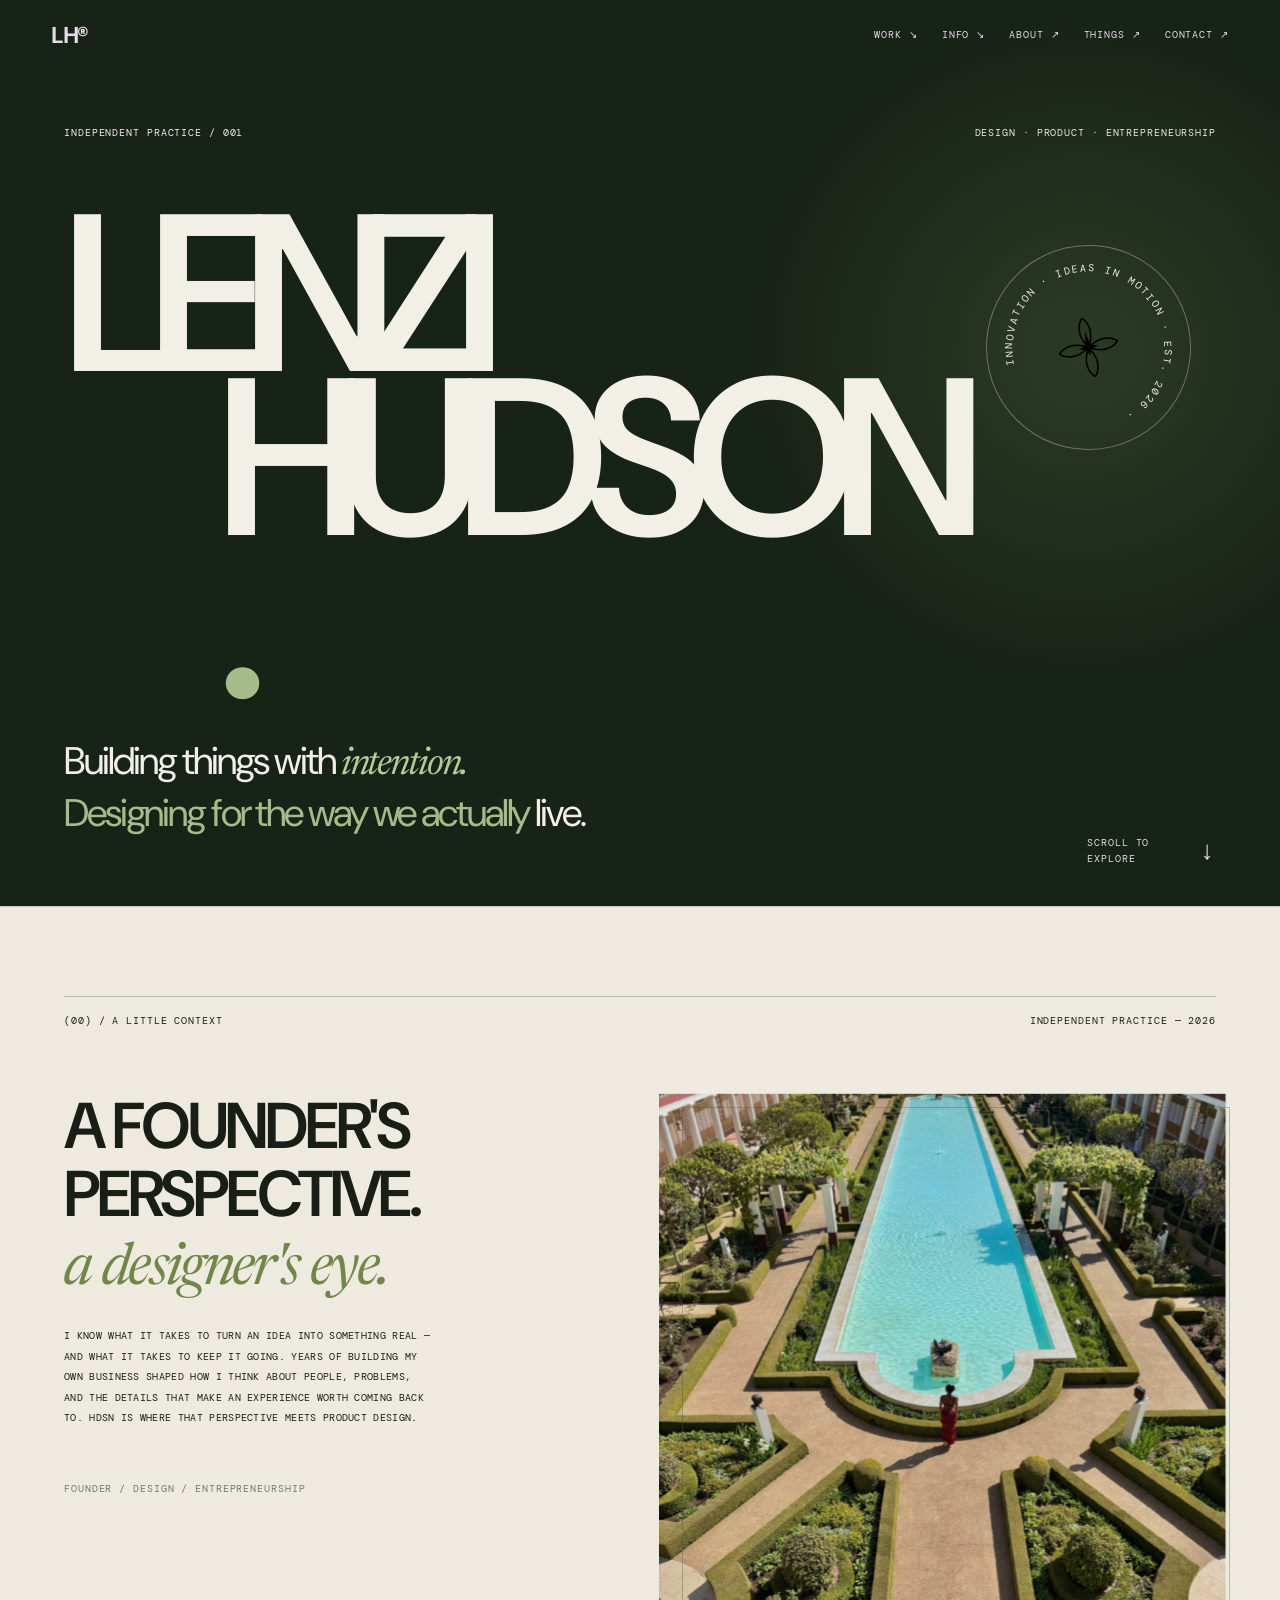
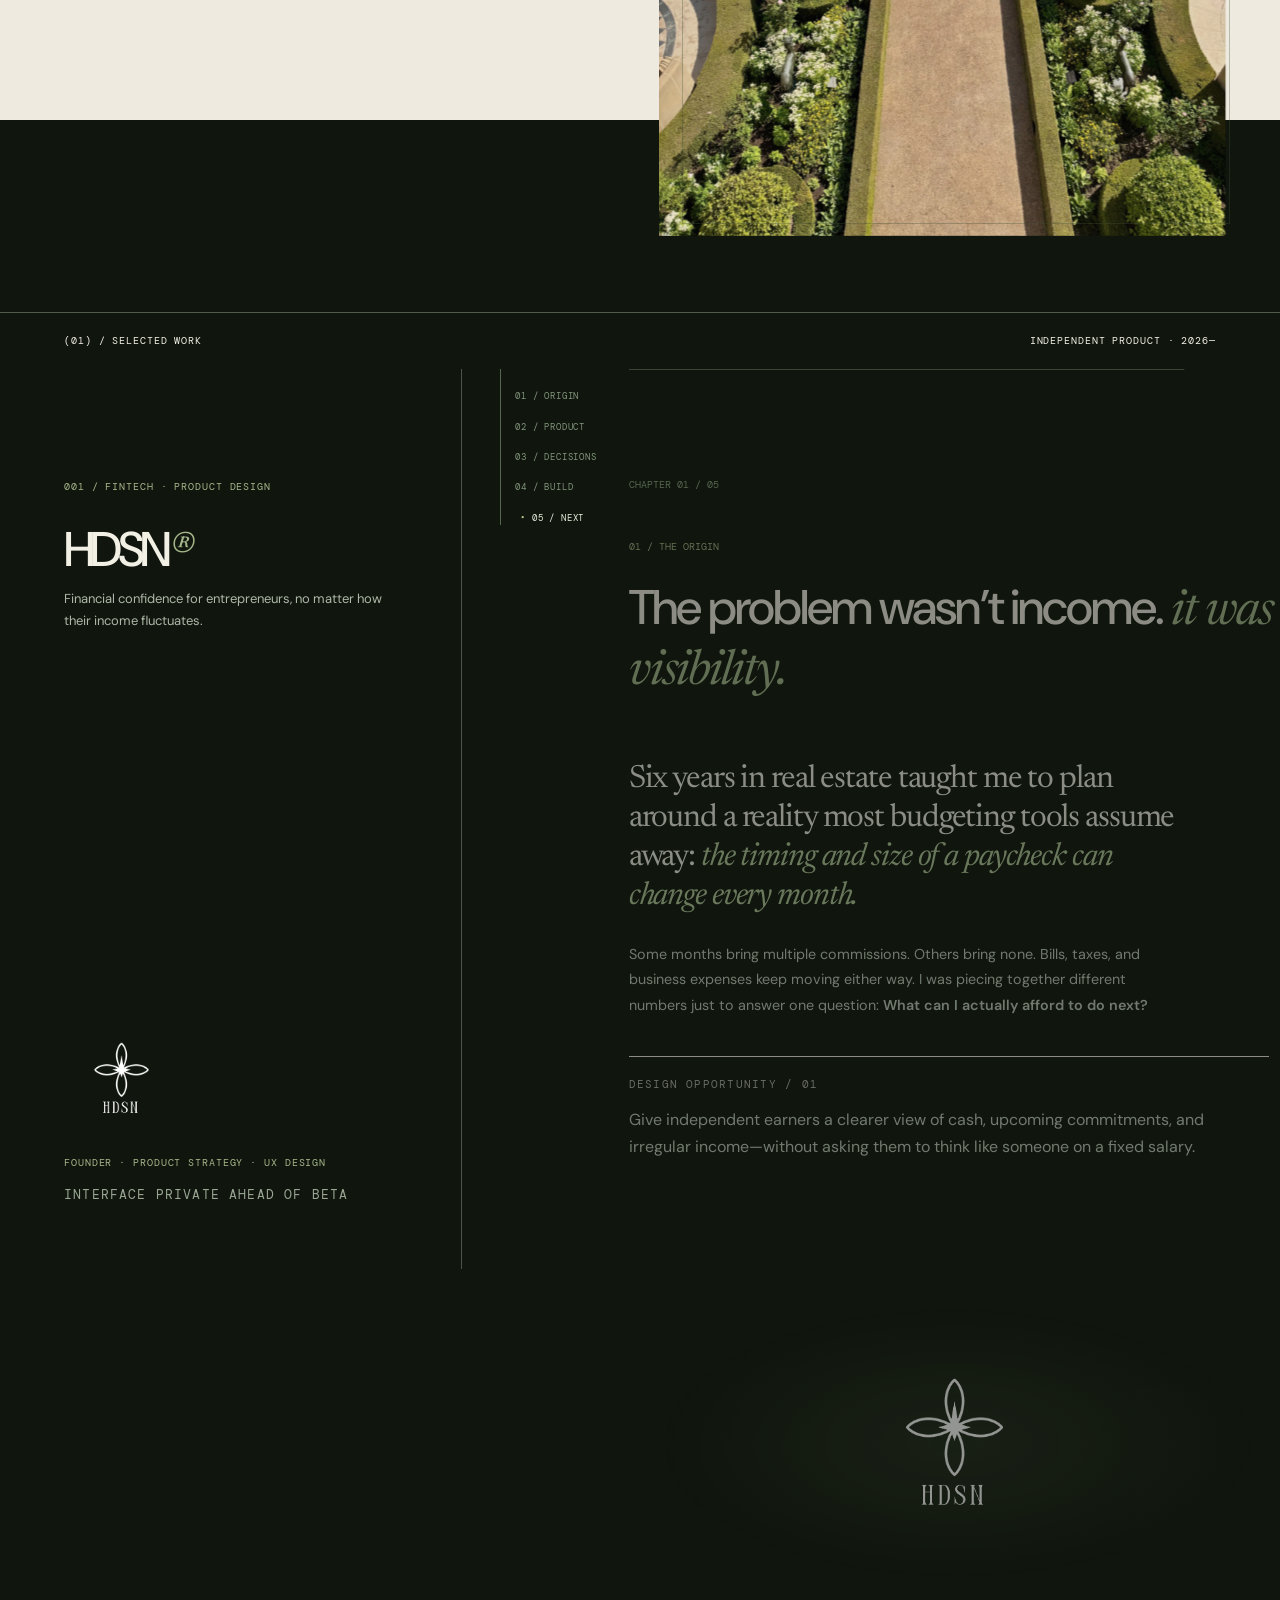
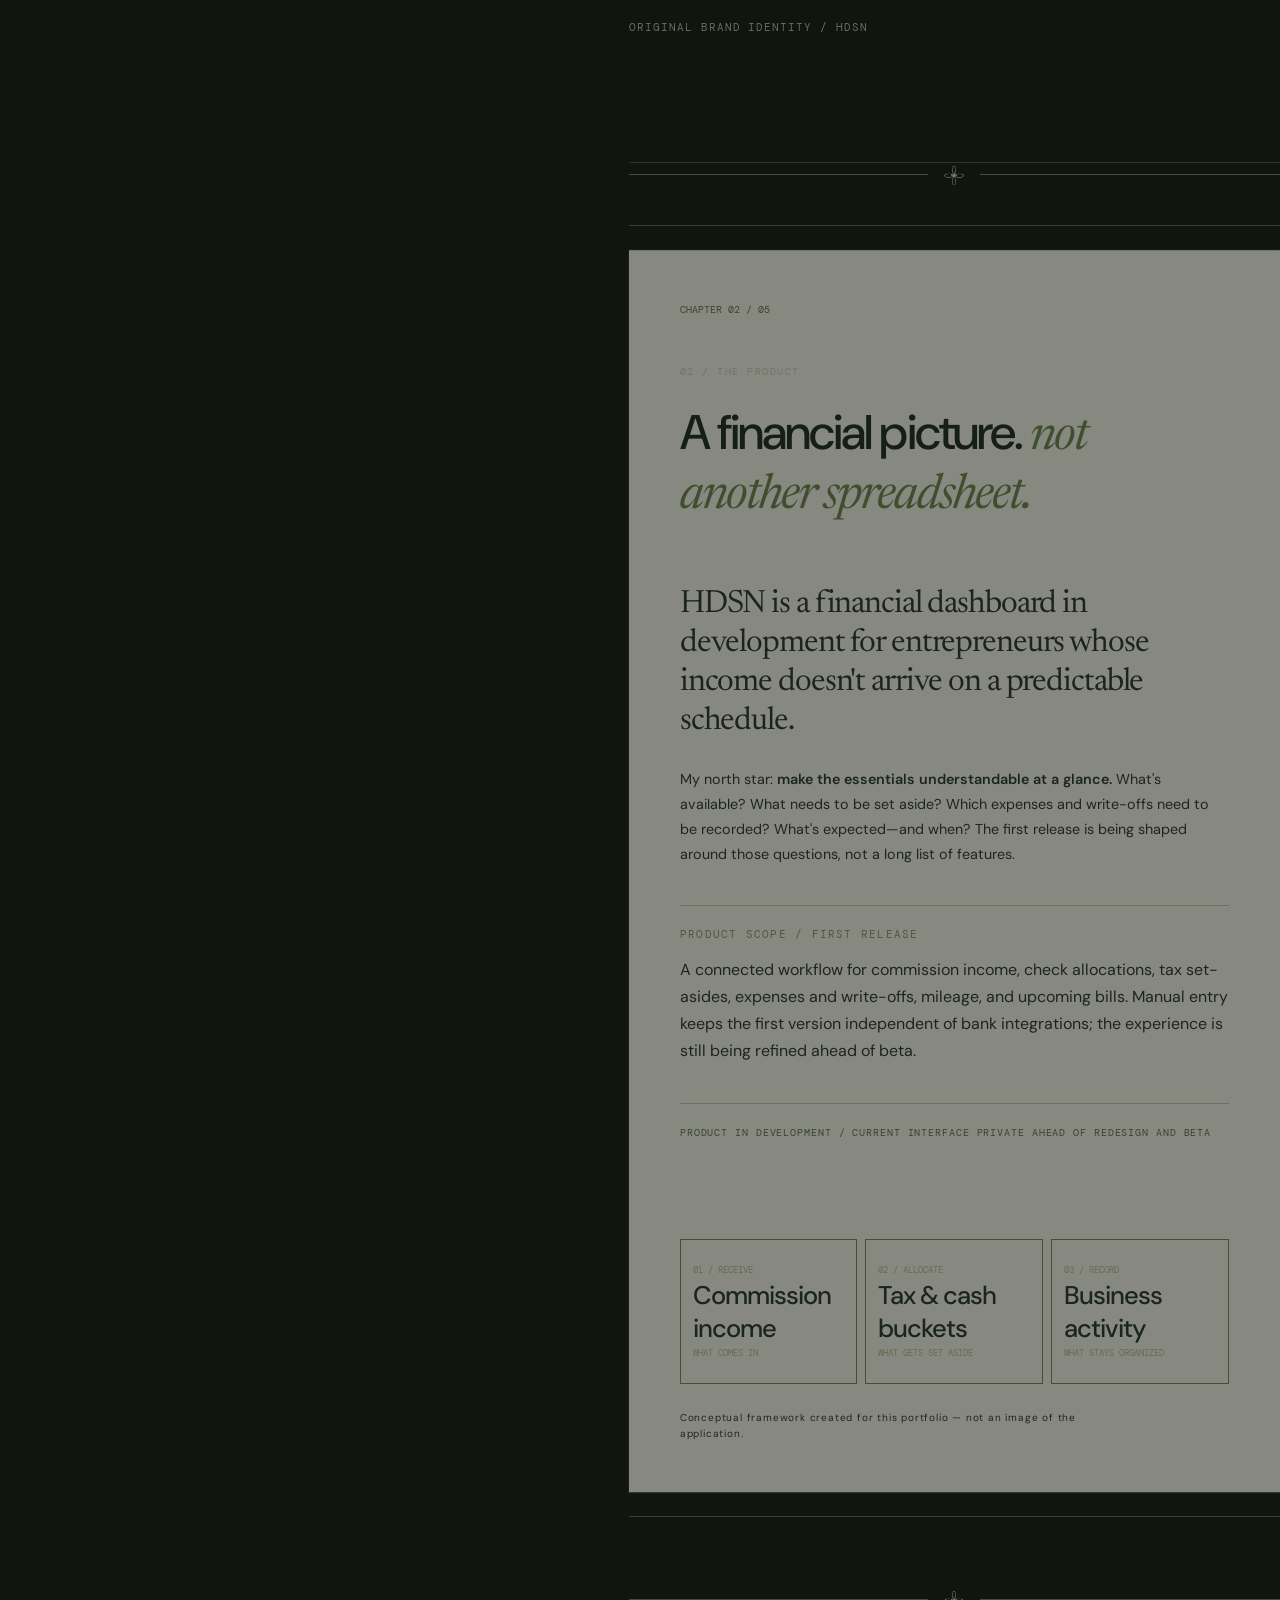
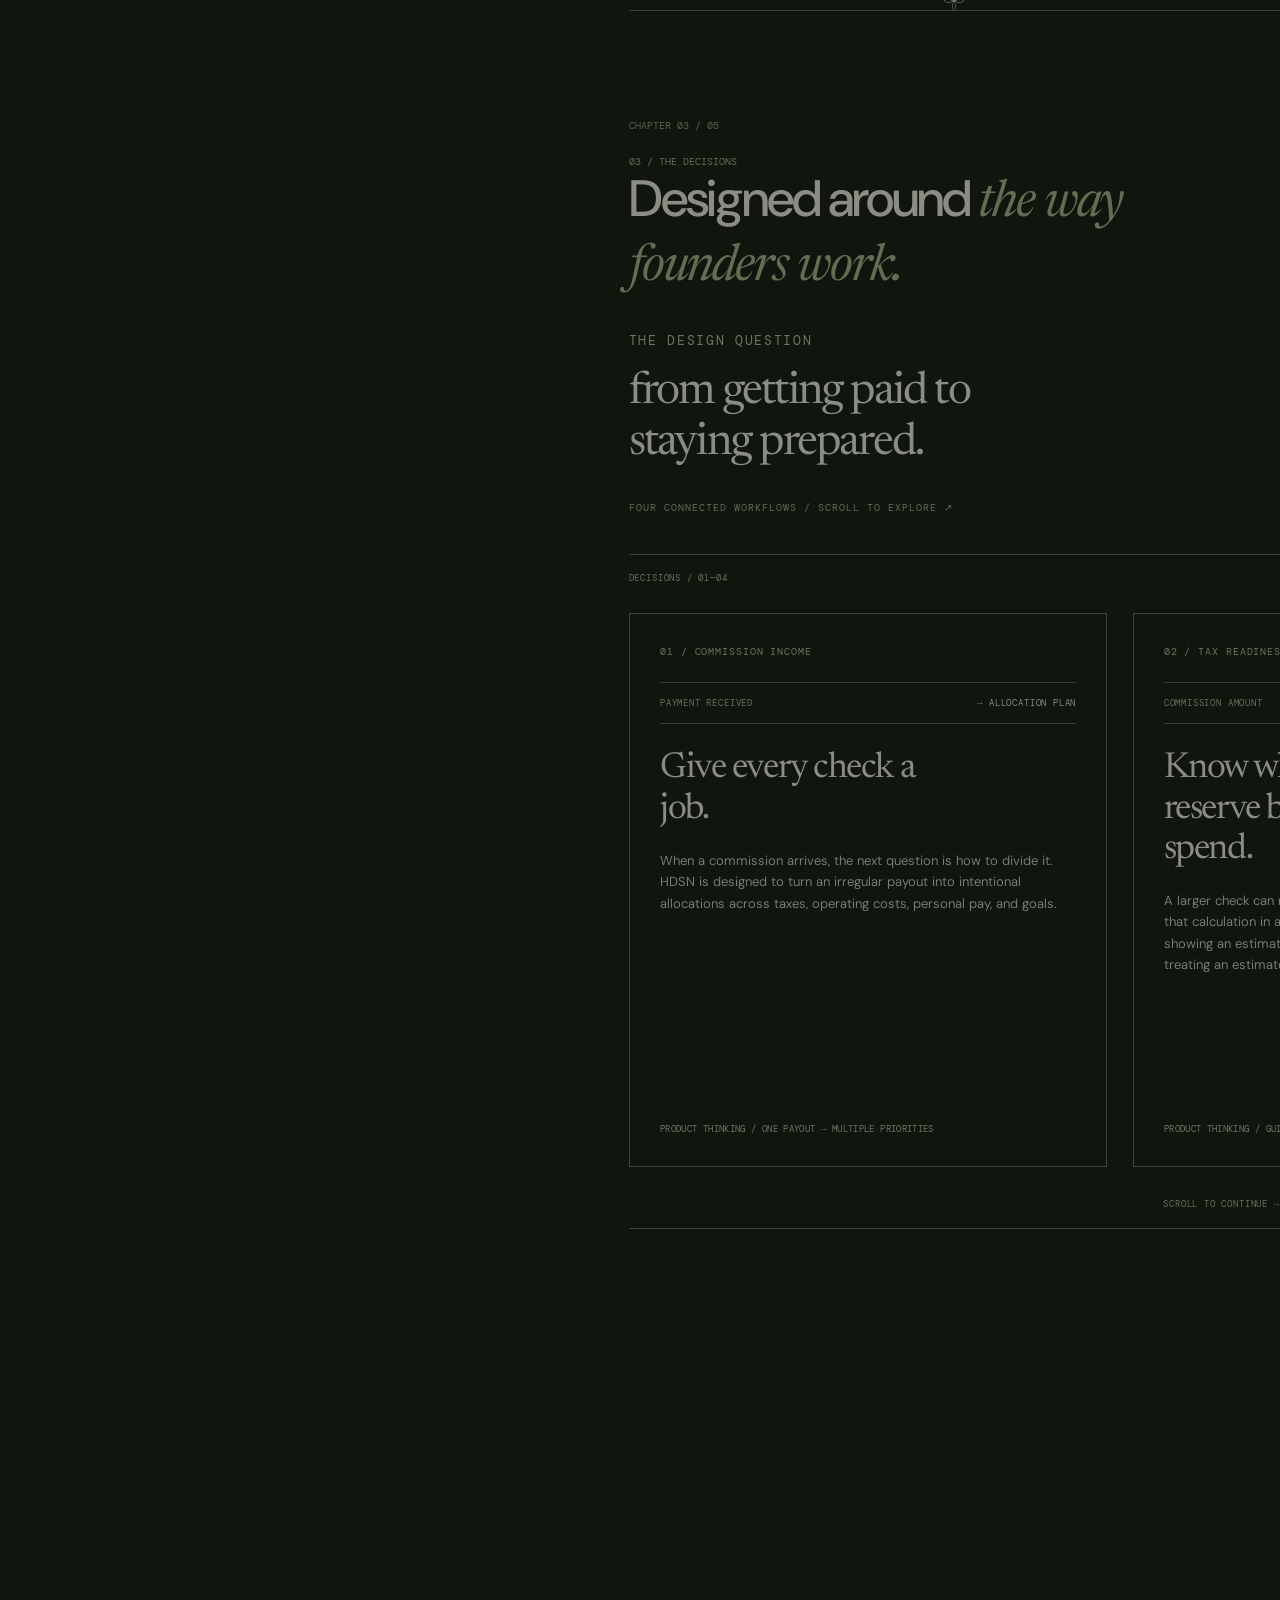
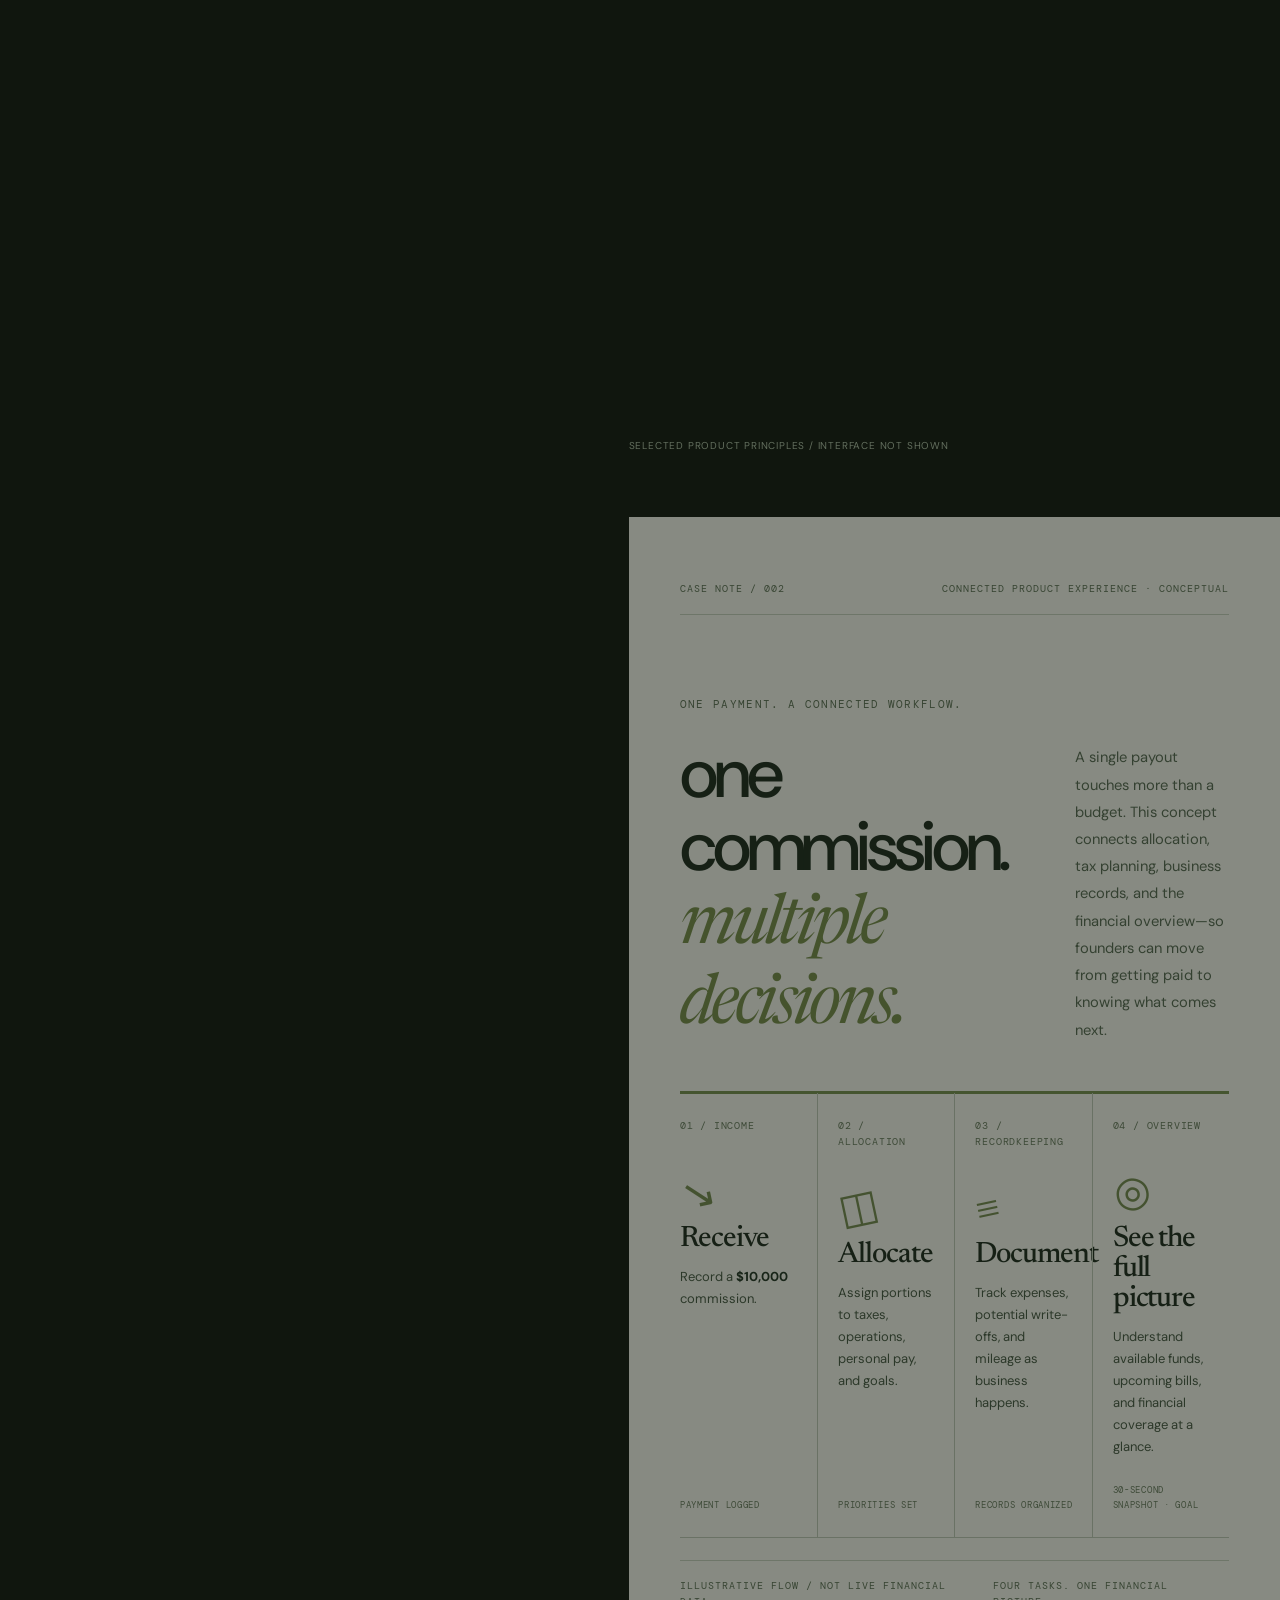
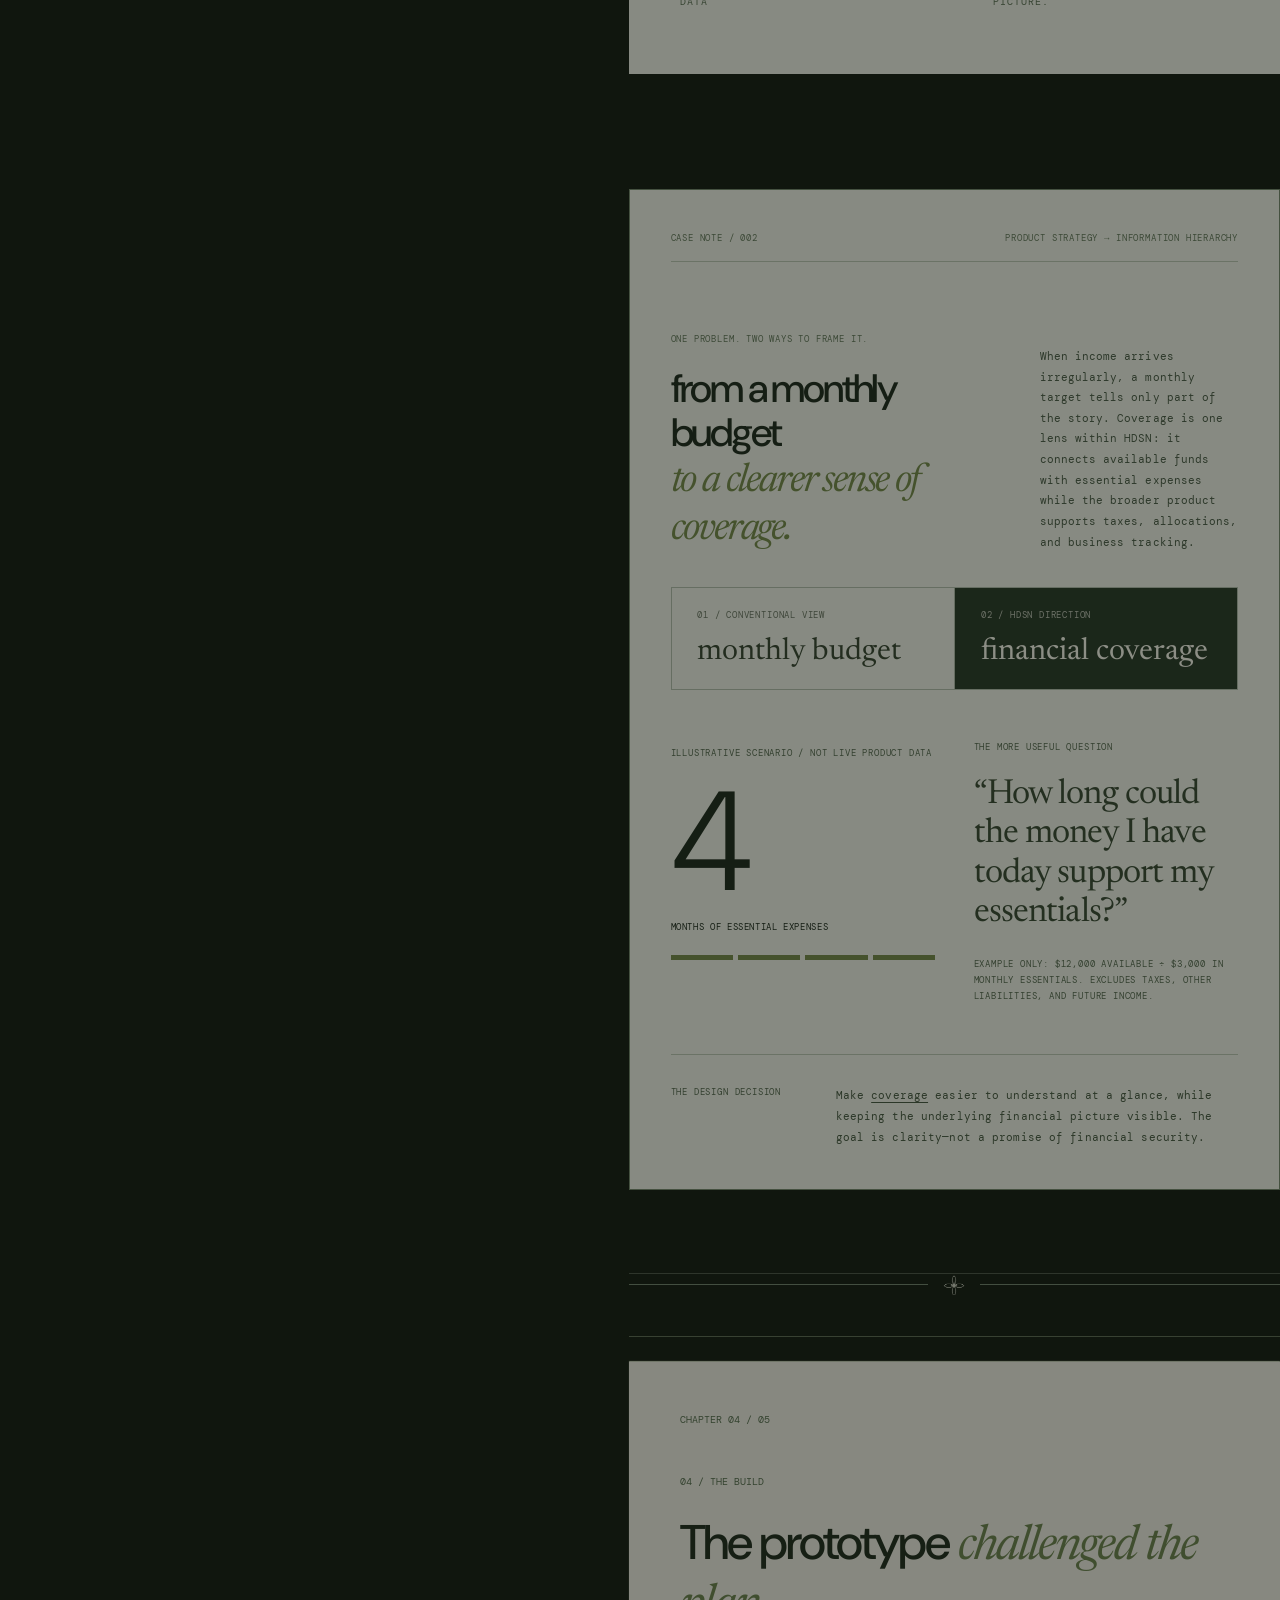
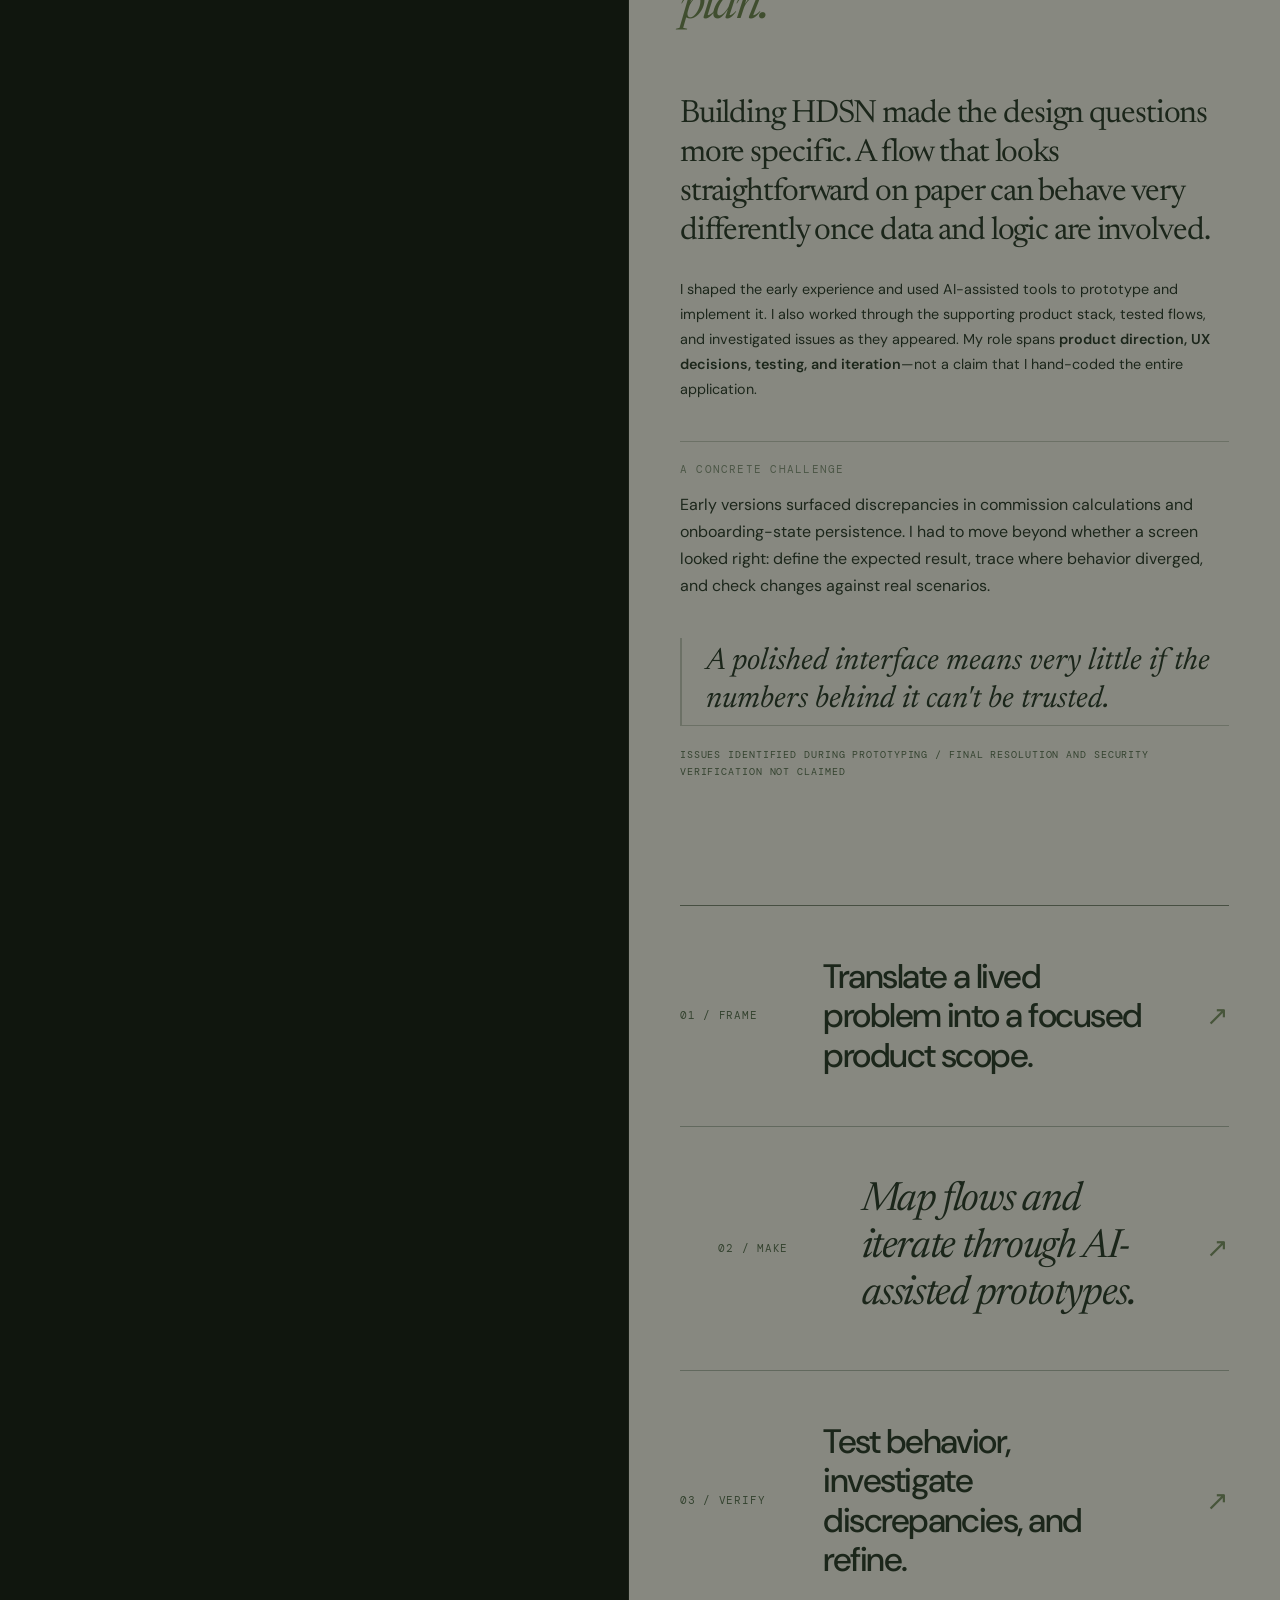
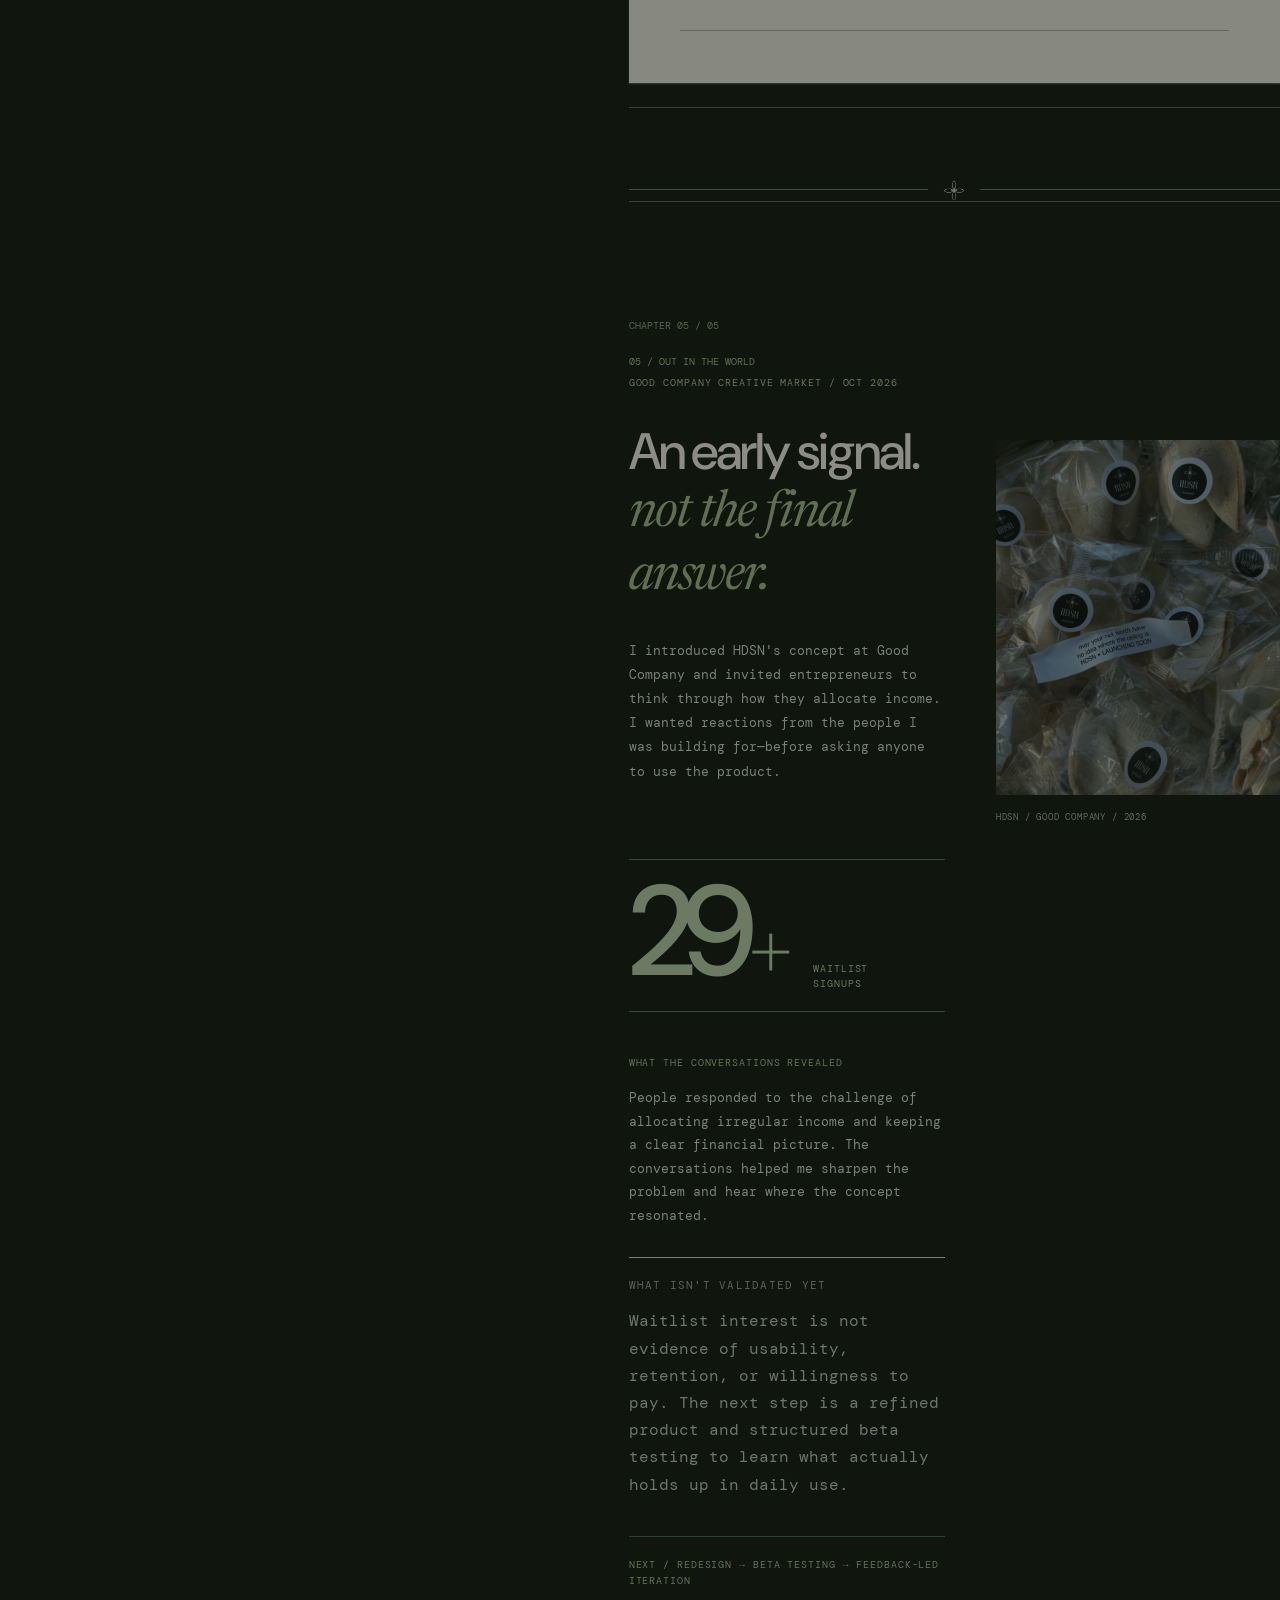
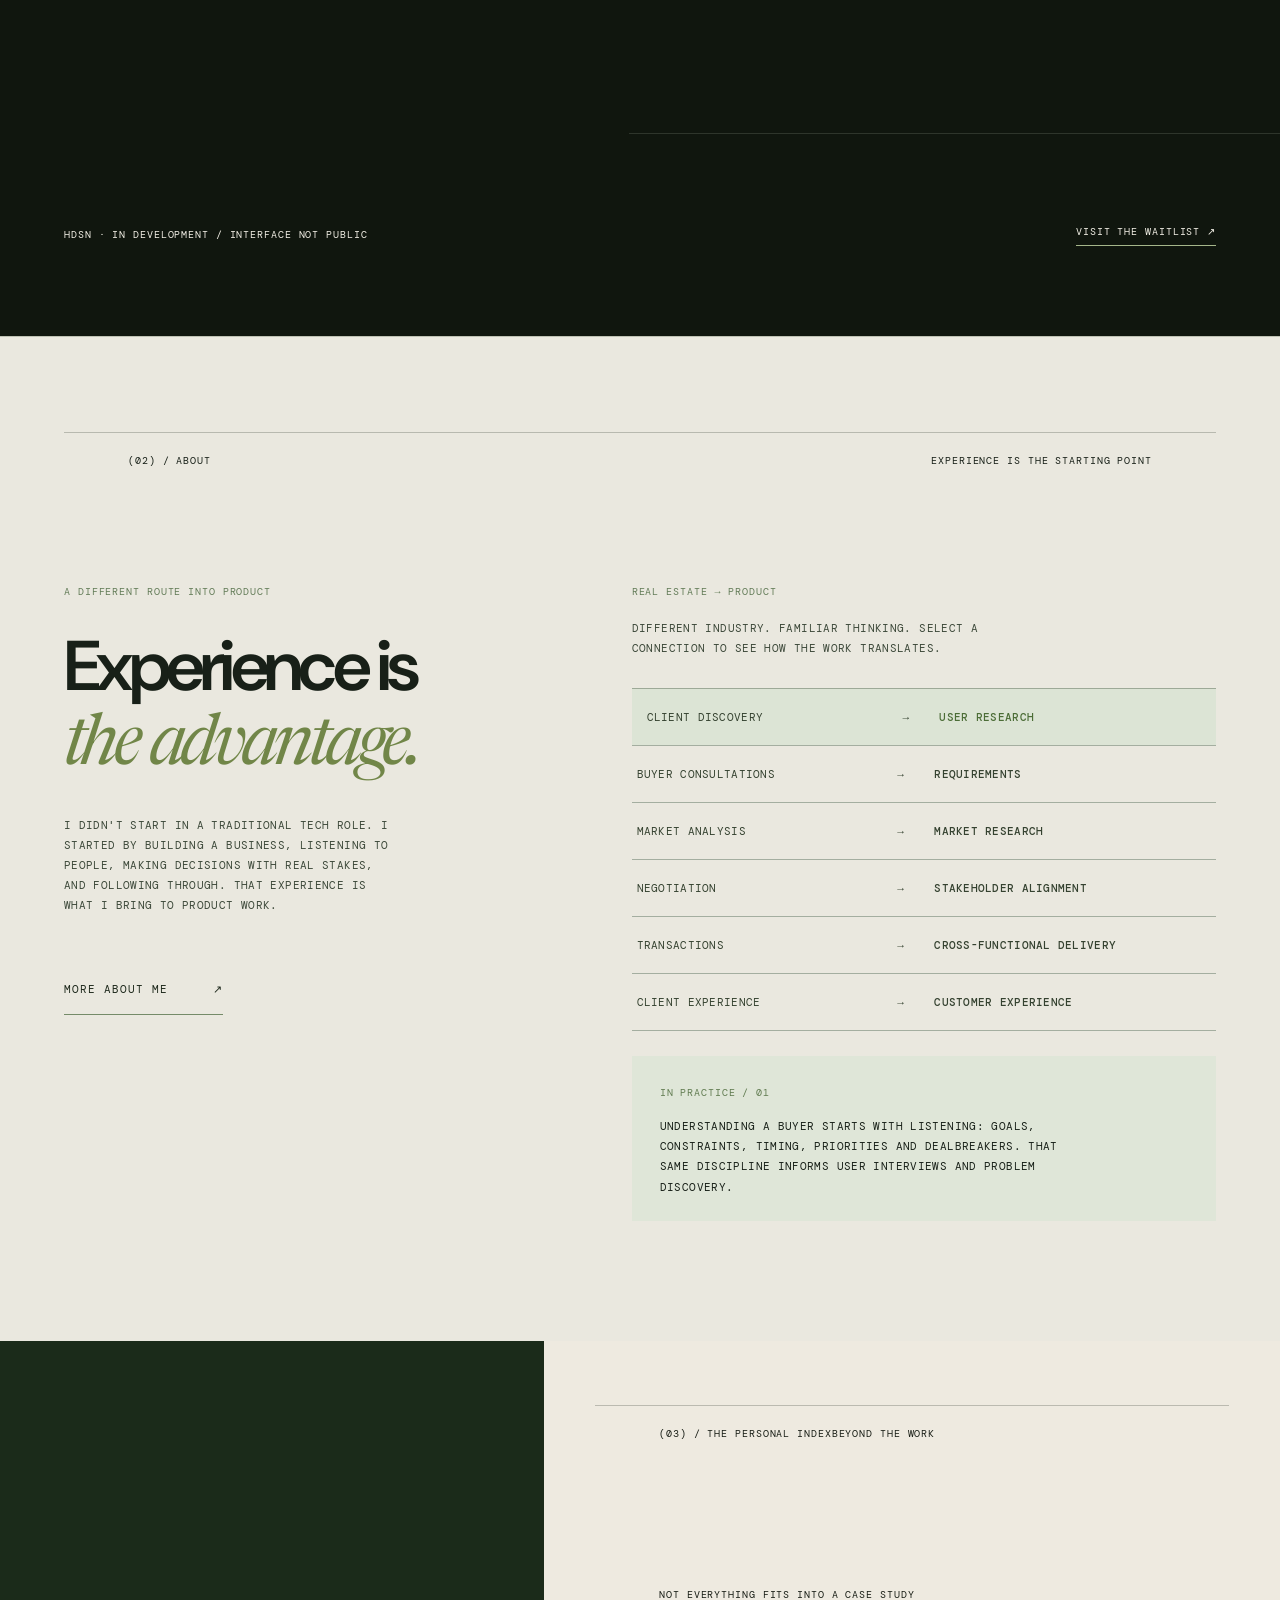
<file: index.html>
<!DOCTYPE html>

<html lang="en"><head><meta charset="utf-8"/><meta content="width=device-width, initial-scale=1" name="viewport"/><meta content="Lenzi Hudson — founder, product thinker, and multidisciplinary creative. Selected work: HDSN." name="description"/><title>Lenzi Hudson® — Independent Practice</title><link href="https://fonts.googleapis.com" rel="preconnect"/><link crossorigin="" href="https://fonts.gstatic.com" rel="preconnect"/><link href="https://fonts.googleapis.com/css2?family=DM+Mono:wght@400;500&amp;family=DM+Sans:wght@400;500;600;700&amp;family=Newsreader:opsz,wght,ital@6..72,400,0;6..72,400,1;6..72,500,0&amp;display=swap" rel="stylesheet"/><style>
:root{--bg:#eeeae0;--fg:#191e16;--green:#718648;--dark:#10160e;--line:rgba(27,34,22,.24);--muted:#666d60;--sans:'DM Sans',Arial,sans-serif;--serif:'Newsreader',Georgia,serif;--mono:'DM Mono',monospace}*{box-sizing:border-box}html{scroll-behavior:smooth}body{margin:0;background:var(--bg);color:var(--fg);font-family:var(--sans);overflow-x:hidden}a{color:inherit;text-decoration:none}button{font:inherit}::selection{background:var(--green);color:white}.mono{font-family:var(--mono);text-transform:uppercase;letter-spacing:.09em;font-size:10px;line-height:1.6}.top{position:fixed;top:0;left:0;right:0;z-index:80;padding:20px clamp(20px,4vw,70px);display:flex;align-items:center;justify-content:space-between;mix-blend-mode:difference;color:#fff}.brand{font-weight:700;letter-spacing:-.07em;font-size:23px}.top nav{display:flex;gap:24px}.top a:hover{opacity:.55}.progress{position:fixed;top:0;left:0;height:3px;width:0;background:var(--green);z-index:110}.hero{min-height:100svh;display:flex;flex-direction:column;justify-content:space-between;padding:125px clamp(20px,5vw,80px) 34px;position:relative;overflow:hidden}.hero:before{content:'';position:absolute;right:-12vw;top:0;width:55vw;height:55vw;border-radius:50%;background:radial-gradient(circle,rgba(113,134,72,.2),transparent 67%);pointer-events:none}.eyebrow{display:flex;justify-content:space-between;gap:20px}.hero-title{font-size:clamp(88px,17.5vw,310px);font-weight:600;line-height:.73;letter-spacing:-.105em;margin:8vh 0 0;position:relative;z-index:2}.hero-title span{display:block}.hero-title span:nth-child(2){margin-left:12vw}.hero-under{display:flex;justify-content:space-between;align-items:end;gap:20px}.hero-under .statement{font-size:clamp(20px,3vw,43px);letter-spacing:-.055em;max-width:500px;line-height:1.03}.hero-under .statement em{font-family:var(--serif);font-weight:400;color:var(--green)}.roundel{position:absolute;right:7%;top:27%;width:clamp(110px,16vw,230px);aspect-ratio:1;border:1px solid var(--line);border-radius:50%;display:grid;place-items:center;transform:rotate(-13deg)}.roundel .orbit{position:absolute;inset:10px;animation:spin 19s linear infinite}.roundel .orbit text{font-size:10px;letter-spacing:2px;fill:var(--fg);font-family:var(--mono)}.roundel img{width:39%;height:39%;object-fit:contain;filter:invert(1);mix-blend-mode:multiply}@keyframes spin{to{transform:rotate(360deg)}}.scroll{display:flex;align-items:center;gap:14px}.scroll:after{content:'↓';font-size:26px}.rule{border:0;border-top:1px solid var(--line);margin:0}.intro{padding:110px clamp(20px,5vw,80px) 120px;display:grid;grid-template-columns:1fr 2fr;gap:8vw}.intro h2{font-family:var(--serif);font-weight:400;font-size:clamp(40px,6vw,95px);line-height:1.01;letter-spacing:-.045em;margin:0}.intro h2 em{color:var(--green)}.intro p{font-size:clamp(17px,2vw,25px);line-height:1.5;max-width:690px}.section-label{display:flex;justify-content:space-between;align-items:center;padding:20px clamp(20px,5vw,80px);border-top:1px solid var(--line)}.case{background:var(--dark);color:#f2efe5}.case .section-label{border-color:#515b4b}.case-grid{display:grid;grid-template-columns:43% 57%;min-height:100vh}.case-sticky{position:sticky;top:0;height:100svh;padding:110px 5vw 50px;display:flex;flex-direction:column;justify-content:space-between;border-right:1px solid #4a5346}.case-sticky h2{font-size:clamp(64px,8vw,140px);font-weight:500;letter-spacing:-.095em;line-height:.82;margin:0}.case-sticky h2 em{font-family:var(--serif);font-weight:400;color:#a5b68a}.case-sticky .sub{max-width:330px;color:#aeb8a8;line-height:1.6}.case-sticky img{max-width:125px;max-height:135px;object-fit:contain;object-position:left}.chapter{min-height:87svh;padding:clamp(70px,9vw,145px) clamp(24px,6vw,95px);border-bottom:1px solid #485144;display:flex;flex-direction:column;justify-content:center;gap:26px}.chapter h3{font-size:clamp(38px,5vw,83px);line-height:.99;letter-spacing:-.065em;font-weight:500;margin:0}.chapter h3 em{font-family:var(--serif);font-weight:400;color:#a5b68a}.chapter p{max-width:550px;font-size:clamp(16px,1.5vw,20px);line-height:1.55;color:#c7cec3;margin:0}.chapter .tag{color:#a5b68a}.brand-art{display:grid;place-items:center;background:#060906;padding:50px 20px;min-height:350px;border:1px solid #3e473b}.brand-art img{width:min(58%,250px);height:auto}.caption{color:#aab4a5;font-size:11px;line-height:1.6}.diagram{display:grid;grid-template-columns:repeat(3,minmax(0,1fr));gap:8px;margin-top:10px}.diagram div{border:1px solid #6c8061;padding:24px 12px;min-height:145px;display:flex;flex-direction:column;justify-content:space-between}.diagram strong{font-size:clamp(16px,2vw,26px);font-weight:500;letter-spacing:-.04em}.diagram small{font-family:var(--mono);font-size:9px;color:#a5b68a;text-transform:uppercase}.diagram-note{font-size:12px!important}.process{display:flex;flex-direction:column;border-top:1px solid #65705e}.process div{display:grid;grid-template-columns:40px 1fr;gap:10px;padding:18px 0;border-bottom:1px solid #65705e;font-size:16px}.process span{color:#a5b68a}.photo{width:100%;height:auto;display:block;aspect-ratio:4/3;object-fit:cover}.photo-credit{font-family:var(--mono);font-size:10px;color:#aab4a5}.case-end{padding:90px 5vw;display:flex;align-items:center;justify-content:space-between;gap:20px}.case-end a{border-bottom:1px solid #a5b68a;padding-bottom:5px}.divider-mark{display:flex;align-items:center;justify-content:center;gap:24px;padding:85px 5vw}.divider-mark:before,.divider-mark:after{content:'';height:1px;background:var(--line);flex:1}.divider-mark img{width:53px;height:53px;object-fit:contain;filter:invert(1);mix-blend-mode:multiply}.film{height:85svh;min-height:520px;position:relative;background:#1d321b;color:white;display:flex;align-items:end;padding:clamp(20px,5vw,80px);overflow:hidden}.film video{position:absolute;inset:0;width:100%;height:100%;object-fit:cover;opacity:.8}.film:after{content:'';position:absolute;inset:0;background:linear-gradient(transparent 20%,rgba(0,0,0,.65))}.film-content{position:relative;z-index:1;width:100%;display:flex;justify-content:space-between;align-items:end;gap:30px}.film h2{font-size:clamp(54px,9vw,155px);line-height:.83;letter-spacing:-.09em;font-weight:500;margin:0}.film h2 em{font-family:var(--serif);font-weight:400}.film p{max-width:240px}.outside{padding-bottom:120px}.outside-head{padding:90px 5vw 55px}.outside-head h2{font-size:clamp(60px,10vw,165px);letter-spacing:-.09em;line-height:.85;font-weight:500;margin:20px 0}.outside-head h2 em{font-family:var(--serif);font-weight:400;color:var(--green)}.archive-row{display:grid;grid-template-columns:80px 1fr 1fr 40px;gap:24px;align-items:center;padding:34px 5vw;border-top:1px solid var(--line)}.archive-row:last-child{border-bottom:1px solid var(--line)}.archive-row h3{font-size:clamp(26px,4.5vw,67px);letter-spacing:-.065em;font-weight:500;margin:0}.archive-row p{color:var(--muted);font-size:13px}.archive-row .arrow{font-size:30px;text-align:right}.about{background:#dce4cf;padding:100px 5vw 120px}.about-grid{display:grid;grid-template-columns:1fr 1.4fr;gap:8vw}.about h2{font-size:clamp(60px,9vw,140px);line-height:.9;letter-spacing:-.08em;font-weight:500;margin:25px 0}.about h2 em{font-family:var(--serif);font-weight:400}.about p{font-size:clamp(17px,2vw,25px);line-height:1.45}.timeline{margin-top:55px}.timeline div{border-top:1px solid #a3b29b;padding:22px 0;display:grid;grid-template-columns:120px 1fr;gap:25px}.contact{background:var(--dark);color:#eeeae0;padding:100px 5vw 40px}.contact h2{font-size:clamp(75px,14vw,230px);letter-spacing:-.1em;line-height:.8;font-weight:500;margin:70px 0}.contact h2 em{font-family:var(--serif);font-weight:400;color:#a5b68a}.contact p{max-width:500px}.contact .foot{margin-top:120px;border-top:1px solid #4c5748;padding-top:25px;display:flex;justify-content:space-between;gap:20px}.reveal{opacity:0;transform:translateY(35px);transition:opacity .75s ease,transform .75s ease}.reveal.in{opacity:1;transform:none}.cursor{position:fixed;left:0;top:0;width:27px;height:27px;pointer-events:none;z-index:150;transform:translate(-50%,-50%);mix-blend-mode:difference;opacity:0}.cursor img{width:100%;height:100%;object-fit:contain;filter:grayscale(1) brightness(0) invert(1)}@media(pointer:fine){body,body a,body button{cursor:none}}@media(pointer:coarse){.cursor{display:none}}@media(max-width:850px){.top nav{gap:12px}.top nav a{font-size:9px}.hero-title{font-size:19vw}.hero-title span:nth-child(2){margin-left:4vw}.roundel{top:24%;right:8%;width:110px}.intro{grid-template-columns:1fr;padding-top:80px}.case-grid{display:block}.case-sticky{height:auto;position:relative;border-right:0;border-bottom:1px solid #485144;gap:30px;padding:80px 6vw 50px}.case-sticky h2{font-size:clamp(75px,15vw,125px)}.chapter{min-height:auto;padding:90px 6vw}.film{height:70svh}.film-content{display:block}.archive-row{grid-template-columns:40px 1fr 24px;gap:12px}.archive-row p{grid-column:2;grid-row:2}.archive-row .arrow{grid-column:3;grid-row:1}.about-grid{grid-template-columns:1fr}.hero-under .statement{font-size:24px}}@media(max-width:520px){.hero{padding-top:105px}.eyebrow span:last-child{display:none}.hero-title{font-size:19.5vw}.hero-under{align-items:end}.hero-under .statement{font-size:20px}.roundel{top:24%;right:10%;width:95px}.diagram{grid-template-columns:1fr}.diagram div{min-height:100px}.film h2{font-size:17vw}.archive-row h3{font-size:35px}.top nav a:nth-child(2){display:none}}@media(prefers-reduced-motion:reduce){html{scroll-behavior:auto}.reveal{opacity:1;transform:none;transition:none}.roundel .orbit{animation:none}}

:root{--bg:#eeeae0;--fg:#191e16;--green:#718648;--dark:#10160e}
.hero{background:#182317;color:#f1efe6}
.hero:before{background:radial-gradient(circle,rgba(124,153,91,.20),transparent 67%)}
.hero .roundel{border-color:rgba(241,239,230,.35)}
.hero .roundel .orbit text{fill:#f1efe6}
.hero .roundel img{filter:none;mix-blend-mode:normal}
.hero .hero-title span:nth-child(2) span{color:#a6bb8a!important}
.hero .statement em{color:#b5c99a}
.hero .scroll{color:#dbe4d2}
.brand-art-refined{background:radial-gradient(ellipse at center,rgba(147,169,118,.13),transparent 66%);border:0;min-height:300px;padding:38px}
.brand-art-refined img{width:min(56%,205px);filter:none}
.case-sticky img{max-width:115px}
.event-photo{margin:14px 0 0 0;max-width:510px;align-self:center;width:87%;position:relative}
.event-photo:before{content:'';position:absolute;inset:-13px 13px 13px -13px;border:1px solid #65705e;pointer-events:none}
.event-photo .photo{aspect-ratio:4/5;object-fit:cover;object-position:50% 54%;max-height:480px}
.event-photo figcaption{font-size:9px;color:#aab4a5;margin-top:12px}
.photo-credit{display:none}
.film{height:70svh;min-height:420px;max-height:780px;padding:0;background:#142216;align-items:center}
.film video{opacity:.9;filter:saturate(.8) contrast(1.04)}
.film:after{background:linear-gradient(90deg,rgba(10,21,12,.50),rgba(10,21,12,.05) 70%)}
.film-content{padding:0 clamp(24px,6vw,100px);align-items:end}
.film h2{font-family:var(--sans);font-size:clamp(56px,8.5vw,142px);max-width:950px;line-height:.88}
.film h2 em{display:block;font-size:.72em}
.film p{font-size:10px;white-space:nowrap}
.divider-mark-refined{padding:55px 5vw;gap:26px}
.divider-mark-refined img{width:36px;height:36px;filter:invert(1);mix-blend-mode:multiply}
.case+.divider-mark{background:#eeeae0}
.outside{background:#eeeae0}
.outside-head h2{font-size:clamp(65px,10vw,150px)}
.archive-row{transition:background .4s,padding .4s}
.archive-row:hover{background:#e4e8da;padding-left:6vw}
.archive-row h3{font-family:var(--serif);font-weight:400;letter-spacing:-.045em}
.archive-row p{max-width:280px}
.timeline>div{transition:transform .65s,opacity .65s}
@media(max-width:850px){.film-content{align-items:start;flex-direction:column}.film p{margin-top:20px}.event-photo{width:92%}}
@media(prefers-reduced-motion:reduce){.archive-row,.timeline>div{transition:none}}

/* V4 / editorial flow, intentionally leaving approved homepage unchanged */
html{scroll-behavior:smooth}
.case-grid{grid-template-columns:minmax(0, .78fr) 90px minmax(0, 1.1fr);gap:clamp(20px,3vw,60px)}
.case-rail{position:sticky;top:24vh;align-self:start;display:flex;flex-direction:column;gap:16px;padding-top:20px;border-left:1px solid #54664c;padding-left:14px;z-index:2}
.case-rail a{color:#82957c;text-decoration:none;font-size:9px;letter-spacing:.09em;white-space:nowrap;transition:color .35s,transform .35s}
.case-rail a:hover,.case-rail a.active{color:#e7f0dd;transform:translateX(5px)}
.case-rail a.active:before{content:'• ';color:#b9d68c}
.case-chapters{min-width:0}
.case-chapters .chapter{scroll-margin-top:12vh;min-height:88vh;padding:12vh 0 14vh;position:relative}
.chapter-index{display:block;color:#8ea783;font-size:10px;letter-spacing:.14em;margin-bottom:20px}
.case-chapters .chapter h3{font-size:clamp(38px,4.3vw,76px);line-height:1.06;letter-spacing:-.055em}
.case-chapters .chapter>p{max-width:57ch}
.chapter-rule{display:flex;align-items:center;gap:15px;opacity:.45}
.chapter-rule:before,.chapter-rule:after{content:'';height:1px;background:#84937e;flex:1}
.chapter-rule img{width:22px;height:22px;object-fit:contain;filter:none}
.event-photo-v4{max-width:375px;width:74%;margin:40px 4% 24px auto;transform:rotate(1.3deg)}
.event-photo-v4 .photo{max-height:420px;aspect-ratio:3/4}
.event-photo-v4:before{inset:-10px 10px 10px -10px}
.film{height:82svh;min-height:500px;overflow:hidden}
.film video{transform:scale(1.14);transition:transform 1.3s ease-out}
.film.in-view video{transform:scale(1.01)}
.film-content{position:relative;z-index:2;justify-content:space-between;width:100%;align-items:flex-end}
.film h2{font-size:clamp(46px,8.5vw,128px);letter-spacing:-.06em;max-width:80%}
.film p{padding-bottom:12px}
.outside{padding-top:110px}
.archive-details{display:block;padding:0;border-top:1px solid #aab3a5}
.archive-details:last-of-type{border-bottom:1px solid #aab3a5}
.archive-details summary{list-style:none;display:grid;grid-template-columns:70px minmax(0,1fr) minmax(140px,.45fr) 30px;gap:20px;align-items:center;padding:29px 5vw;cursor:pointer}
.archive-details summary::-webkit-details-marker{display:none}
.archive-details summary:focus-visible{outline:2px solid #718648;outline-offset:-2px}
.archive-details summary h3{font-size:clamp(36px,5vw,74px);margin:0;line-height:1.05}
.archive-details summary p{margin:0;font-size:13px}
.archive-details summary .arrow{font-size:25px;transition:transform .3s}
.archive-details[open] summary .arrow{transform:rotate(45deg)}
.archive-details .archive-inside{padding:5px 7vw 36px 12vw;max-width:760px}
.archive-inside strong{font-family:var(--serif);font-size:clamp(24px,3vw,38px);font-weight:400}
.archive-inside p{margin:12px 0 0;max-width:56ch;line-height:1.6}
.timeline-v4>div{transform:translateX(24px);opacity:.4}
.timeline-v4>div.in{transform:translateX(0);opacity:1}
@media(max-width:1100px){.case-grid{grid-template-columns:minmax(0,.75fr) minmax(0,1.2fr)}.case-rail{display:none}}
@media(max-width:700px){.case-grid{display:block}.case-sticky{position:relative;top:auto;min-height:0;padding-bottom:30px}.case-chapters .chapter{min-height:auto;padding:70px 0}.event-photo-v4{width:82%;margin-right:7%}.archive-details summary{grid-template-columns:32px 1fr 26px;gap:10px}.archive-details summary p{display:none}.archive-details .archive-inside{padding:0 8vw 30px 12vw}.film{height:68svh;min-height:430px}.film h2{font-size:clamp(52px,13vw,90px)}}
@media(prefers-reduced-motion:reduce){html{scroll-behavior:auto}.film video,.timeline-v4>div{transition:none;transform:none;opacity:1}}

/* Revision 5: continuous horizontal editorial decisions and integrated event spread */
#hdsn-chapter-3{min-height:unset;display:block;padding-bottom:7vh}
#hdsn-chapter-3 h3{max-width:800px;font-size:clamp(45px,5.8vw,96px);line-height:1.02}
#hdsn-chapter-3>p:not(.diagram-note){max-width:640px;margin:25px 0 32px}
.decision-stage{position:relative;margin-top:32px;overflow:hidden;border-top:1px solid #607058;border-bottom:1px solid #607058}
.decision-stage-head,.decision-stage-foot{display:flex;align-items:center;justify-content:space-between;padding:16px 0;color:#a9bc97}
.decision-stage-foot{justify-content:flex-end}
.decision-track{display:flex;gap:18px;overflow-x:auto;scroll-snap-type:x mandatory;scrollbar-width:thin;scrollbar-color:#8c9f7e transparent;overscroll-behavior-x:contain;padding:20px 0 28px}
.decision-card{flex:0 0 min(82%,440px);scroll-snap-align:start;min-height:355px;background:#233020;border:1px solid #617158;padding:clamp(25px,3vw,42px);display:flex;flex-direction:column;align-items:start;transition:background .35s}
.decision-card:hover{background:#2b3a27}
.decision-card .mono{color:#b2c69e;font-size:10px}
.decision-card h4{font-family:var(--serif);font-size:clamp(38px,4vw,63px);font-weight:400;letter-spacing:-.045em;line-height:1.02;margin:48px 0 28px;max-width:380px}
.decision-card p{font-size:clamp(14px,1.3vw,17px);line-height:1.55;color:#c4cfc0;margin-top:auto}
#hdsn-chapter-3 .diagram-note{font-size:10px!important;color:#a8b8a1;margin-top:24px}
#hdsn-chapter-5{min-height:unset;padding-top:10vh;padding-bottom:12vh;display:block}
#hdsn-chapter-5 h3{font-size:clamp(48px,5.5vw,88px);max-width:720px;line-height:1.03;margin:28px 0 35px}
.good-company-layout{display:grid;grid-template-columns:minmax(0,1fr) minmax(0,.9fr);gap:clamp(25px,4vw,65px);align-items:center}
.good-company-copy{display:flex;flex-direction:column;gap:35px}
.good-company-copy p{font-size:clamp(17px,1.55vw,21px);max-width:46ch;line-height:1.55}
.good-company-copy p:last-child{font-size:clamp(14px,1.2vw,17px);color:#a9b6a3;border-top:1px solid #5a6b55;padding-top:22px}
.good-company-layout .event-photo-v4{width:100%;max-width:390px;margin:0 0 0 auto;transform:rotate(.5deg)}
.good-company-layout .event-photo-v4 .photo{max-height:390px;aspect-ratio:1/1;object-position:center}
.good-company-layout .event-photo-v4 figcaption{margin-top:17px}
@media(min-width:1101px){#hdsn-chapter-3 .decision-track{margin-right:-1vw}}
@media(max-width:700px){#hdsn-chapter-3,#hdsn-chapter-5{padding:70px 0}#hdsn-chapter-3 h3,#hdsn-chapter-5 h3{font-size:clamp(44px,11vw,72px)}.decision-card{flex-basis:85%;min-height:320px}.decision-card h4{font-size:43px}.good-company-layout{display:flex;flex-direction:column;align-items:stretch}.good-company-layout .event-photo-v4{max-width:340px;width:85%;margin:8px auto 0}.good-company-copy{gap:24px}}

/* REVISION 6: refined editorial hierarchy, approved homepage left untouched */
.intro h2{font-size:clamp(48px,6.3vw,108px)!important;line-height:1.04!important;letter-spacing:-.055em!important;max-width:1100px}
.intro p{font-size:clamp(15px,1.3vw,20px)!important;line-height:1.75!important;max-width:720px!important;font-weight:350}
.case-chapters .chapter h3{font-size:clamp(35px,3.8vw,60px)!important;line-height:1.12!important;letter-spacing:-.04em!important;max-width:710px}
#hdsn-chapter-3 h3,#hdsn-chapter-5 h3{font-size:clamp(36px,4vw,64px)!important;max-width:700px!important}
.case-chapters .chapter h3 em{font-family:var(--serif);font-weight:400;color:#a4b98c;text-transform:lowercase}
.case-chapters .chapter>p:not(.diagram-note),.good-company-copy p{font-size:clamp(14px,1.12vw,17px)!important;line-height:1.75!important;letter-spacing:.002em;font-weight:350;max-width:58ch}
.case-chapters .chapter>p.diagram-note{font-size:10px!important;letter-spacing:.08em}
.case-chapters .chapter .tag,.chapter-index{font-size:10px;letter-spacing:.15em}
.case-sticky h2{font-size:clamp(34px,3.8vw,60px)!important}
.case-sticky p{font-size:clamp(13px,1vw,16px)!important;line-height:1.7!important}
.decision-card{min-height:290px;padding:30px;flex-basis:min(78%,360px);background:transparent;border:1px solid #617158}
.decision-card h4{font-size:clamp(30px,2.7vw,42px)!important;line-height:1.12!important;margin:35px 0 24px;letter-spacing:-.04em}
.decision-card p{font-size:13px!important;line-height:1.65!important;font-weight:350}
.decision-stage-head,.decision-stage-foot{font-size:9px}
.good-company-layout{grid-template-columns:minmax(0,1fr) minmax(0,.72fr);gap:clamp(25px,4vw,65px)}
.good-company-copy p:last-child{font-size:13px!important;line-height:1.7!important}
.good-company-layout .event-photo-v4{max-width:310px;width:100%;transform:none;opacity:.76;filter:saturate(.72) contrast(.9);transition:opacity .6s,filter .6s}
.good-company-layout .event-photo-v4:hover{opacity:.95;filter:saturate(.9) contrast(.96)}
.good-company-layout .event-photo-v4:before{display:none!important}
.good-company-layout .event-photo-v4 .photo{aspect-ratio:4/5;max-height:370px;display:block}
.good-company-layout .event-photo-v4 figcaption{font-size:8px;letter-spacing:.12em;color:#a1ad9b}
.symbol-divider{background:var(--bg);display:flex;align-items:center;justify-content:center;gap:clamp(15px,2.5vw,40px);padding:38px clamp(20px,5vw,75px)!important;min-height:105px}
.symbol-divider:before,.symbol-divider:after{content:'';height:1px;flex:1;background:rgba(48,62,41,.35)}
.symbol-divider img{width:34px!important;height:34px!important;object-fit:contain;filter:none!important;mix-blend-mode:normal!important;opacity:.92}
.case .symbol-divider,.case+.symbol-divider{background:#10190f}
.case+.symbol-divider:before,.case+.symbol-divider:after{background:rgba(218,229,205,.32)}
.case+.symbol-divider img{content:url('assets/hdsn-symbol-light.png')}
.chapter-rule img{content:url('assets/hdsn-symbol-light.png');width:22px;height:22px}
.things-scene{display:grid;grid-template-columns:minmax(0,.85fr) minmax(0,1.15fr);background:#eeeae0;min-height:78vh;align-items:stretch}
.things-scene .film-aside{height:auto;min-height:690px;max-height:none;position:relative;display:block;padding:0;overflow:hidden;background:#1b2b1a}
.things-scene .film-aside video{position:absolute;inset:0;width:100%;height:100%;object-fit:cover;object-position:center;transform:none!important;opacity:.92;filter:saturate(.83) contrast(.97)}
.things-scene .film-aside:after{content:'';position:absolute;inset:0;background:linear-gradient(to top,rgba(10,20,10,.53),transparent 42%);pointer-events:none}
.things-scene .film-aside .film-content{position:absolute;bottom:0;left:0;right:0;top:auto;z-index:2;display:block;padding:25px 30px}
.things-scene .film-aside .film-content p{color:#eeeae0;font-size:9px;letter-spacing:.16em;margin:0}
.things-scene .outside-aside{padding:clamp(45px,5vw,80px) clamp(28px,4vw,70px)!important;min-width:0}
.things-scene .outside-head{margin:35px 0 40px!important}
.things-scene .outside-head h2{font-family:var(--sans);font-size:clamp(42px,4vw,76px)!important;letter-spacing:-.055em;line-height:1.05}
.things-scene .outside-head h2 em{font-family:var(--serif);font-weight:400;color:#718648;text-transform:lowercase}
.things-scene .outside-head p{font-size:13px!important;line-height:1.65;max-width:40ch}
.things-scene .archive-details summary{grid-template-columns:28px 1fr 24px;gap:12px;padding:20px 0}
.things-scene .archive-details summary h3{font-family:var(--sans);font-size:clamp(22px,2.15vw,34px)!important;font-weight:450;letter-spacing:-.035em}
.things-scene .archive-details summary p{display:none}
.things-scene .archive-details .archive-inside{padding:0 15px 22px 40px}
.things-scene .archive-inside strong{font-size:22px}
.things-scene .archive-inside p{font-size:13px;line-height:1.65}
.about h2,.contact h2{font-size:clamp(40px,5.5vw,82px)!important;line-height:1.05!important}
.about p,.contact p{font-size:clamp(14px,1.15vw,17px)!important;line-height:1.75!important}
@media(max-width:900px){.things-scene{grid-template-columns:1fr 1.1fr}.things-scene .film-aside{min-height:650px}.things-scene .outside-aside{padding:45px 26px!important}}
@media(max-width:650px){.things-scene{display:flex;flex-direction:column}.things-scene .film-aside{height:380px;min-height:380px}.things-scene .film-aside video{object-position:center 45%}.things-scene .outside-aside{padding:42px 25px 65px!important}.intro h2{font-size:clamp(40px,9vw,64px)!important}.case-chapters .chapter h3,#hdsn-chapter-3 h3,#hdsn-chapter-5 h3{font-size:clamp(36px,9vw,52px)!important}.good-company-layout .event-photo-v4{max-width:280px;width:78%;margin:15px auto}.decision-card{flex-basis:85%;min-height:280px}}

/* V7: editorial intro and contact, approved hero and case study preserved */
.intro{display:block;padding:clamp(65px,7vw,110px) clamp(20px,5vw,80px) clamp(80px,9vw,140px);background:#eeeae0}
.intro-top{display:flex;justify-content:space-between;gap:20px;border-top:1px solid #b4b8ad;padding-top:16px;margin-bottom:clamp(36px,5vw,75px)}
.intro-editorial{display:grid;grid-template-columns:minmax(0,1.1fr) minmax(0,.9fr);gap:clamp(25px,5vw,90px);align-items:center}
.intro-copy{display:flex;flex-direction:column;align-items:flex-start}
.intro h2{font-family:var(--sans);font-size:clamp(33px,4.5vw,72px);font-weight:600;line-height:.98;letter-spacing:-.075em;margin:0;max-width:850px}
.intro h2 span{display:block;white-space:nowrap}
.intro h2 em{display:block;font-family:var(--serif);font-weight:400;font-size:.87em;line-height:1.08;letter-spacing:-.045em;color:#718648;text-transform:lowercase;margin-top:14px;white-space:nowrap}
.intro p{font-family:var(--sans);font-size:clamp(14px,1.18vw,17px);font-weight:400;line-height:1.75;letter-spacing:-.005em;max-width:47ch;margin:38px 0 0}
.intro-note{margin-top:52px;color:#6e7d64}
.intro-portrait{margin:0;position:relative;justify-self:end;width:min(100%,480px)}
.intro-portrait:after{content:'';position:absolute;inset:10px -10px -10px 10px;border:1px solid rgba(69,82,58,.32);pointer-events:none}
.intro-portrait img{width:100%;height:clamp(390px,48vw,650px);display:block;object-fit:cover;object-position:center 48%;filter:saturate(.78) contrast(.95)}
.intro-portrait figcaption{font-size:9px;color:#63715a;margin-top:22px}
.contact{background:#111a11;color:#eeeae0;padding:clamp(55px,6vw,100px) clamp(20px,5vw,80px) 34px;min-height:88svh}
.contact-top{display:flex;justify-content:space-between;border-bottom:1px solid #56614f;padding-bottom:16px}
.contact-editorial{display:grid;grid-template-columns:minmax(0,1.2fr) minmax(250px,.7fr);gap:clamp(35px,7vw,120px);align-items:center;padding:clamp(70px,8vw,130px) 0 85px}
.contact-message>.mono{color:#a2b692}
.contact h2{font-family:var(--sans);font-size:clamp(56px,8.3vw,130px);font-weight:700;line-height:.9;letter-spacing:-.085em;margin:28px 0 28px}
.contact h2 em{font-family:var(--serif);font-size:.95em;letter-spacing:-.05em;color:#a5b68a}
.contact-message p{font-size:clamp(14px,1.15vw,17px);line-height:1.75;color:#c1cdbd;max-width:38ch}
.contact-side{display:grid;gap:40px;justify-items:center}
.social-index{width:100%;max-width:290px;color:#a9b7a2}
.social-index>span{display:block;margin-bottom:15px}
.social-index>div{border-top:1px solid #52624d;padding:13px 0;display:flex;justify-content:space-between;gap:10px;color:#f0f0e8}
.social-pending{color:#8e9d87;font-size:8px}
.now-playing{width:100%;max-width:290px}
.now-playing>.mono{color:#b1c3a6;margin-bottom:16px}
.record-art{aspect-ratio:1/1;max-width:210px;margin:auto;border:1px solid #687761;background:repeating-radial-gradient(circle at 50% 50%,#273728 0px,#273728 3px,#152115 4px,#152115 6px);display:grid;place-items:center;box-shadow:inset 0 0 50px #050a05}
.record-art img{display:block;width:100%;height:100%;object-fit:cover}.record-center{display:grid;place-items:center;border-radius:50%;width:58px;height:58px;background:#899e75;color:#111a11;font-family:var(--serif);font-size:22px}
.record-meta{margin-top:18px;display:flex;flex-direction:column;gap:5px}
.record-meta span{font-family:var(--serif);font-size:21px}
.record-meta small{font-family:var(--mono);font-size:9px;letter-spacing:.08em;color:#9aa991}
.contact .foot{margin-top:0}
@media(max-width:900px){.intro-editorial{grid-template-columns:1fr 1fr;gap:30px}.intro h2{font-size:clamp(30px,4.3vw,54px)}.intro h2 em{white-space:normal}.contact-editorial{gap:35px}}
@media(max-width:700px){.intro-editorial{display:flex;flex-direction:column;align-items:stretch}.intro h2{font-size:clamp(36px,8vw,58px)}.intro h2 span{white-space:normal}.intro-portrait{width:80%;margin:30px 0 0 auto}.intro-portrait img{height:440px}.intro-note{margin-top:25px}.contact-editorial{grid-template-columns:1fr}.contact-side{display:grid;grid-template-columns:1fr 1fr;align-items:start;gap:22px}.contact h2{font-size:clamp(64px,12vw,95px)}.record-art{max-width:150px}}
@media(max-width:450px){.intro-portrait{width:90%}.contact-side{grid-template-columns:1fr}.contact-side>*{justify-self:start}}

/* Revision 8: concise brand-mark case notes, expressive image overlap, centered social links */
.intro{position:relative;z-index:2;padding-bottom:0;overflow:visible}
.intro-editorial{align-items:start}
.intro h2{font-size:clamp(29px,3.7vw,58px);letter-spacing:-.065em;line-height:1.05}
.intro h2 em{font-size:.83em;margin-top:12px}
.intro p{font-size:clamp(14px,1.1vw,16px);line-height:1.85;max-width:47ch;margin-top:34px}
.intro-portrait{width:min(112%,610px);max-width:none;justify-self:end;transform:translateY(90px);margin-bottom:-90px;z-index:4}
.intro-portrait img{height:clamp(500px,56vw,750px);object-position:center 45%;filter:saturate(.84) contrast(.98)}
.intro-portrait:after{inset:14px -14px -14px 14px}
.case{position:relative;z-index:1;padding-top:clamp(120px,15vw,220px)}
.hdsn-points{padding:0;margin:24px 0 36px;list-style:none;display:flex;flex-direction:column;gap:17px;max-width:640px}
.hdsn-points li{position:relative;padding-left:30px;font-size:clamp(14px,1.14vw,17px);line-height:1.75;font-weight:400;letter-spacing:0;color:#cbd4c7}
.hdsn-points li:before{content:'';position:absolute;left:0;top:.42em;width:15px;height:15px;background:url('assets/hdsn-symbol-light.png') center/contain no-repeat;opacity:.78}
#hdsn-chapter-3 .hdsn-points{margin-bottom:28px}
#hdsn-chapter-5 .hdsn-points{margin:0;gap:20px}
.good-company-copy{justify-content:center}
.good-company-copy .hdsn-points li:last-child{border-top:1px solid #566651;padding-top:22px}
.good-company-copy .hdsn-points li:last-child:before{top:calc(22px + .42em)}
.contact-editorial{grid-template-columns:minmax(0,1.15fr) minmax(190px,.6fr) minmax(190px,.65fr);gap:clamp(20px,3.5vw,70px);align-items:center}
.contact-editorial>.social-index{width:100%;max-width:300px;align-self:center;justify-self:center}
.contact-editorial>.contact-side{display:block;justify-self:center;width:100%;max-width:290px}
.contact .social-index>div{gap:8px}
@media(max-width:1050px){.contact-editorial{grid-template-columns:1fr 1fr}.contact-message{grid-column:1/-1}.contact-editorial>.social-index{justify-self:start}.contact-editorial>.contact-side{justify-self:end}}
@media(max-width:700px){.intro{padding-bottom:0}.intro h2{font-size:clamp(33px,7.3vw,52px)}.intro-portrait{width:92%;margin:15px 0 -70px auto;transform:translateY(70px)}.intro-portrait img{height:clamp(440px,110vw,620px)}.case{padding-top:145px}.hdsn-points li{font-size:14px;line-height:1.7}.contact-editorial{grid-template-columns:1fr}.contact-message{grid-column:auto}.contact-editorial>.social-index,.contact-editorial>.contact-side{justify-self:start}.contact-editorial>.contact-side{max-width:260px}}
@media(prefers-reduced-motion:reduce){.intro-portrait{transition:none}}

/* V9 — editorial rhythm: varied layouts, less repetition, intentional hierarchy */
.hero .statement{max-width:650px}
.intro .intro-copy p{font-size:clamp(14px,1.12vw,17px);line-height:1.8;max-width:49ch}
.intro-portrait figcaption{display:none}
.case-chapters .chapter .editorial-copy{max-width:640px;margin:34px 0 40px}
.case-chapters .chapter .editorial-copy p,.good-company-story p{font-family:var(--sans);font-size:clamp(14px,1.12vw,17px);font-weight:400;line-height:1.75;color:#c2cdbf;letter-spacing:0;margin:0 0 22px}
.case-chapters .chapter .editorial-copy .lead,.good-company-story .lead{font-family:var(--serif);font-size:clamp(24px,2.5vw,39px);line-height:1.22;letter-spacing:-.035em;color:#f0f0e7;margin:0 0 26px;font-weight:400}
.editorial-copy .lead em{color:#b3c89c;font-weight:400}
.editorial-footnote{font-family:var(--mono)!important;font-size:10px!important;letter-spacing:.09em!important;color:#93a88d!important;border-top:1px solid #4b5f49;padding-top:20px}
#hdsn-chapter-1 .brand-art{margin-top:28px}
.decision-intro{max-width:660px;margin:34px 0 38px}
.decision-eyebrow{font-size:clamp(10px,1vw,13px);color:#b6c9a5;letter-spacing:.13em;margin-bottom:15px}
.decision-intro>p{font-family:var(--serif);font-size:clamp(26px,3.5vw,51px);line-height:1.15;letter-spacing:-.04em;color:#f0f0e8;margin:0 0 25px;max-width:16ch;text-transform:lowercase}
.decision-instruction{font-size:10px;color:#9eb395;letter-spacing:.1em}
#hdsn-chapter-3 h3{margin-bottom:0}
.build-pullquote{border-left:2px solid #a9c19a;margin:36px 0 0;padding:5px 0 5px 24px;font-family:var(--serif);font-size:clamp(22px,2.4vw,36px);font-style:italic;font-weight:400;line-height:1.25;color:#d6e1d0}
.good-company-story{max-width:520px}
.good-company-stats{display:flex;align-items:end;gap:18px;border-block:1px solid #546851;margin:28px 0;padding:18px 0 16px}
.good-company-stats strong{font-family:var(--serif);font-size:clamp(65px,7vw,110px);font-weight:400;letter-spacing:-.08em;line-height:.85;color:#b6c79f}
.good-company-stats span{max-width:135px;font-size:10px;line-height:1.6;color:#afc0a5;padding-bottom:5px}
.good-company-story .good-company-next{border-top:1px solid #52644f;padding-top:19px;font-size:clamp(13px,1vw,15px);color:#aebbaa}
.good-company-next .mono{display:block;font-size:10px;color:#b6cba7;margin-bottom:10px}
#hdsn-chapter-5 .good-company-layout{align-items:center}
#hdsn-chapter-5 .good-company-layout .event-photo-v4{opacity:.77;filter:saturate(.7);transition:opacity .4s,filter .4s}
#hdsn-chapter-5 .good-company-layout .event-photo-v4:hover{opacity:.95;filter:saturate(.9)}
@media(max-width:700px){.case-chapters .chapter .editorial-copy{margin:25px 0 35px}.decision-intro>p{max-width:19ch}.good-company-stats strong{font-size:80px}}

/* V10: a more authored visual rhythm */
.hero .statement{max-width:510px}
.intro-copy p{font-family:var(--mono);font-size:clamp(12px,1.02vw,15px);line-height:1.8;letter-spacing:-.025em;max-width:54ch}
.about{background:#eae8df;color:#182018;padding:95px clamp(24px,5vw,90px) 120px}
.about-v10-grid{display:grid;grid-template-columns:minmax(0,.9fr) minmax(0,1.1fr);gap:clamp(45px,7vw,120px);padding-top:clamp(65px,7vw,115px)}
.about-v10-left{position:sticky;top:18vh;align-self:start}
.about-v10-left h2{font-family:var(--sans);font-size:clamp(45px,5vw,78px);font-weight:600;line-height:.98;letter-spacing:-.065em;margin:30px 0}
.about-v10-left h2 em{font-family:var(--serif);font-weight:400;color:#718648}
.about-v10-left>p,.map-intro{font-family:var(--mono);font-size:clamp(12px,1vw,15px);line-height:1.8;max-width:48ch;color:#3d493a}
.kicker{font-size:10px;letter-spacing:.09em;color:#637c58}
.about-link{display:inline-flex;gap:45px;justify-content:space-between;align-items:center;border-bottom:1px solid #758b69;text-decoration:none;color:#1d281b;padding:15px 0;margin-top:40px;font-size:11px;transition:gap .25s}
.about-link:hover{gap:65px}
.map-intro{margin:18px 0 30px}
.skill-map{border-top:1px solid #9da997}
.skill-pair{width:100%;background:none;border:0;border-bottom:1px solid #a4aea0;padding:21px 5px;display:grid;grid-template-columns:minmax(0,1fr) 28px minmax(0,1.1fr);gap:9px;text-align:left;align-items:center;cursor:pointer;color:#354230;font-family:var(--mono);font-size:clamp(9px,.86vw,12px);letter-spacing:.025em;transition:background .3s,padding .3s}
.skill-pair strong{font-weight:500;font-size:inherit}.skill-pair.active,.skill-pair:hover{background:#dce4d5;padding-left:15px}
.skill-pair.active strong{color:#4c6d37}.skill-detail{background:#dfe6d8;padding:24px 28px;margin-top:25px;min-height:148px}
.skill-detail .mono{font-size:10px;color:#617c51}.skill-detail p{font-family:var(--mono);font-size:clamp(12px,.95vw,14px);line-height:1.75;margin:15px 0 0;max-width:58ch}
#hdsn-chapter-5{padding-top:13vh;padding-bottom:16vh}
.gc-editorial{display:grid;grid-template-columns:minmax(0,1fr) minmax(0,.9fr);gap:0 clamp(25px,4vw,75px);align-items:start}
.gc-head{grid-column:1;grid-row:1}.gc-head>.mono{font-size:10px;color:#a8c09b}.gc-head h3{font-family:var(--sans);font-size:clamp(42px,4.8vw,78px)!important;line-height:.96;letter-spacing:-.065em;margin:32px 0!important}
.gc-head h3 em{font-family:var(--serif);color:#b2c99d;font-weight:400}.gc-head p{font-family:var(--mono);font-size:clamp(12px,1.05vw,15px);line-height:1.8;color:#d0d9cb;max-width:42ch}
.gc-visual{grid-column:2;grid-row:1 / span 2;padding-top:70px}.gc-visual figure{margin:0}.gc-visual img{display:block;width:100%;aspect-ratio:4/5;object-fit:cover;filter:saturate(.68) contrast(.91);opacity:.82}.gc-visual figcaption{margin-top:15px;font-size:9px;color:#9fae9b}
.gc-bottom{grid-column:1;grid-row:2;display:flex;flex-direction:column;gap:38px;margin-top:75px}.gc-number{display:flex;align-items:end;gap:28px;border-block:1px solid #5b7054;padding:20px 0}
.gc-number>span{font-family:var(--sans);font-size:clamp(85px,10vw,145px);line-height:.82;font-weight:500;letter-spacing:-.095em;color:#b9cda9}.gc-plus{font-family:var(--serif);font-size:.7em;font-weight:400}.gc-number small{color:#b5c8a7;max-width:105px;line-height:1.5;font-size:10px}
.gc-reflection>.mono{font-size:10px;color:#a6be9a}.gc-reflection p{font-family:var(--mono);font-size:clamp(12px,1.02vw,15px);line-height:1.8;color:#d1dcd0;max-width:45ch;margin:15px 0 30px}.gc-next{font-size:10px;border-top:1px solid #51664d;padding-top:20px;color:#9fb394}
@media(max-width:850px){.about-v10-grid{grid-template-columns:1fr}.about-v10-left{position:static}.gc-editorial{gap:25px}.gc-head h3{font-size:clamp(40px,7vw,66px)!important}}
@media(max-width:650px){.about{padding:70px 24px}.gc-editorial{display:flex;flex-direction:column}.gc-visual{width:85%;align-self:end;padding-top:5px}.gc-visual img{aspect-ratio:4/4}.gc-bottom{margin-top:12px}.gc-head h3{font-size:52px!important}.skill-pair{font-size:10px}}

/* V11 — fine monospaced uppercase typography; restrained introduction */
.about-v10-left>p,.about-v10-right .map-intro,.about-v10-right .skill-detail p{font-family:var(--mono)!important;font-size:clamp(10px,.83vw,12px)!important;line-height:1.9!important;letter-spacing:.035em!important;text-transform:uppercase!important;font-weight:400!important;max-width:60ch!important}
.about-v10-left>p{max-width:48ch!important}
.intro h2{font-size:clamp(26px,3.05vw,46px)!important;line-height:1.07!important;letter-spacing:-.055em!important}
.intro h2 em{font-size:.83em!important;margin-top:10px!important}
.intro p{font-family:var(--mono)!important;font-size:clamp(10px,.82vw,12px)!important;line-height:1.95!important;letter-spacing:.03em!important;text-transform:uppercase!important;max-width:62ch!important;margin-top:25px!important;font-weight:400!important}
.intro-top,.intro-note{font-size:10px!important}
@media(max-width:700px){.intro h2{font-size:clamp(28px,6.5vw,39px)!important}.intro p,.about-v10-left>p,.about-v10-right .map-intro,.about-v10-right .skill-detail p{font-size:11px!important}}

/* V12: deliberately restrained editorial rhythm; no double dividers */
.intro h2{font-size:clamp(34px,3.85vw,58px)!important;line-height:1.045!important}
.intro h2 em{font-size:.82em!important}
@media(max-width:700px){.intro h2{font-size:clamp(34px,7.4vw,46px)!important}}
/* The side navigation stays in the dark case-study field. Only selected chapters change material. */
.case-chapters .chapter-paper{background:#eae8df;color:#1b2619;border-radius:1px;padding:clamp(30px,4vw,66px)!important;margin:65px 0 95px;min-height:unset!important;box-shadow:0 0 0 1px rgba(232,232,215,.08);scroll-margin-top:9vh}
.chapter-paper h3,.chapter-paper h3 em{color:#1c281b!important}
.chapter-paper h3 em{color:#687f4c!important}
.chapter-paper .chapter-index,.chapter-paper .tag,.chapter-paper .mono{color:#536a4c!important}
.chapter-paper p,.chapter-paper .lead,.chapter-paper li,.chapter-paper blockquote,.chapter-paper strong{color:#263526!important}
.chapter-paper .editorial-copy{color:#263526}
.chapter-paper .editorial-copy *{border-color:rgba(58,80,51,.28)}
.chapter-paper:before{content:'';position:absolute;left:0;right:0;top:-25px;height:1px;background:rgba(180,197,165,.45)}
.chapter-paper:after{content:'';position:absolute;left:0;right:0;bottom:-25px;height:1px;background:rgba(180,197,165,.45)}
/* Sections meet with clean hairlines, rather than repeated branded logo blocks */
.intro{border-top:1px solid #c7c6bc}
.about{border-top:1px solid rgba(86,103,78,.3)}
.contact{border-top:1px solid rgba(190,203,180,.25)}
@media(max-width:700px){.case-chapters .chapter-paper{padding:30px 22px!important;margin:32px -10px 60px}.chapter-paper h3{font-size:clamp(35px,9vw,54px)!important}}

/* v14: deliberate scroll direction and timing, without altering the approved hero */
.intro h2{font-size:clamp(38px,5.05vw,79px)!important}
.intro h2 em{font-size:.9em!important}
.archive-details summary h3{text-transform:uppercase;font-family:var(--mono)!important;font-size:clamp(19px,2vw,30px)!important;font-weight:400!important;letter-spacing:.015em!important;line-height:1.3!important}
.archive-details summary{min-height:105px}
.gc-count{font-variant-numeric:tabular-nums;display:inline-block;min-width:1.3ch}
/* The reveal system follows scroll, while remaining readable without JavaScript */
@media(prefers-reduced-motion:no-preference){
 .motion-ready .motion-enter{opacity:0;transform:translate3d(0,34px,0);transition:opacity .9s cubic-bezier(.2,.7,.2,1),transform 1s cubic-bezier(.2,.7,.2,1)}
 .motion-ready .motion-enter.is-visible{opacity:1;transform:translate3d(0,0,0)}
 .motion-ready .motion-chapter{opacity:.55;transition:opacity .7s ease}
 .motion-ready .motion-chapter.is-visible{opacity:1}
 .motion-ready .motion-media{transition:opacity 1s ease,filter 1s ease}
 .motion-ready .motion-media:not(.is-visible){filter:grayscale(.24)}
 .motion-ready .motion-media.is-visible{filter:grayscale(0)}
 .motion-ready .intro-portrait img{transform:translate3d(0,var(--portrait-shift,0px),0);will-change:transform}
 .motion-ready .film-aside video{transform:scale(1.05) translate3d(0,var(--film-shift,0px),0);will-change:transform}
 .motion-ready .chapter-progress{transform:scaleX(var(--chapter-progress,0));transition:transform .12s linear}
}
.chapter-progress{height:1px;background:#9dad91;transform-origin:left center;width:100%;opacity:.55;position:absolute;left:0;top:0}
@media(max-width:700px){.intro h2{font-size:clamp(39px,8.8vw,61px)!important}.archive-details summary{min-height:85px}}
@media(prefers-reduced-motion:reduce){.motion-enter,.motion-chapter,.motion-media{opacity:1!important;transform:none!important;filter:none!important}.chapter-progress{display:none}}

/* V15 / cinematic scroll direction */
.hero .hero-under{width:100%;max-width:none}
.hero .statement{width:100%;max-width:none}
.hero .hero-first{display:block}
.hero .hero-second{display:block;white-space:nowrap;font-family:inherit;font-size:inherit;font-weight:inherit;letter-spacing:inherit;line-height:inherit;margin-top:.22em}
.hero .hero-green{color:#a6bb8a}
.hero .hero-white{color:#f3f0e7}
.decision-scroll-scene{position:relative;min-width:0}
.decision-scroll-scene .decision-stage{will-change:auto}
@media(min-width:1101px) and (prefers-reduced-motion:no-preference){
 .decision-scroll-scene.is-pinned{height:340vh}
 .decision-scroll-scene.is-pinned .decision-stage{position:sticky;top:12vh;height:75vh;display:flex;flex-direction:column;overflow:hidden;margin-top:0}
 .decision-scroll-scene.is-pinned .decision-track{overflow:visible;flex:1;scroll-snap-type:none;scrollbar-width:none;align-items:stretch;gap:clamp(20px,2vw,36px);padding:12px 0 22px;will-change:transform}
 .decision-scroll-scene.is-pinned .decision-card{flex:0 0 min(72%,510px);min-height:0}
 .decision-scroll-scene.is-pinned .decision-card h4{margin-top:clamp(35px,6vh,85px)}
 .decision-scroll-scene.is-pinned .decision-stage-foot{padding-top:8px}
}
.editorial-transition{height:75svh;min-height:480px;background:#1c281c;color:#e9e9dc;position:relative;overflow:hidden;display:flex;flex-direction:column;justify-content:center;align-items:center;padding:7vw;isolation:isolate}
.editorial-transition:before{content:'';position:absolute;width:75vw;height:75vw;max-width:850px;max-height:850px;border:1px solid rgba(171,195,155,.14);border-radius:50%;z-index:-1;transform:scale(.8);transition:transform 1.2s cubic-bezier(.2,.7,.2,1)}
.editorial-transition.is-in:before{transform:scale(1.12)}
.transition-index{position:absolute;top:6vw;left:6vw;color:#a1b398;font-size:10px}
.transition-type{font-family:var(--sans);font-size:clamp(44px,8vw,128px);font-weight:600;letter-spacing:-.075em;line-height:.96;text-align:center;max-width:1100px;transform:translateY(8vh);opacity:.35;transition:transform 1.1s cubic-bezier(.2,.7,.2,1),opacity 1s}
.editorial-transition.is-in .transition-type{transform:translateY(0);opacity:1}
.transition-type em{font-family:var(--serif);color:#a5b88f;font-weight:400}
.transition-rule{position:absolute;bottom:8vw;width:0;height:1px;background:#a5b88f;transition:width 1.5s .25s}
.editorial-transition.is-in .transition-rule{width:55%}
.kinetic-title{transform-origin:left bottom}
.motion-ready .kinetic-title{transition:opacity .8s ease,transform 1.1s cubic-bezier(.16,1,.3,1);opacity:.28;transform:translateY(28px)}
.motion-ready .kinetic-title.kinetic-in{opacity:1;transform:translateY(0)}
.motion-ready .kinetic-meta{transition:opacity .6s,letter-spacing .8s;opacity:.3;letter-spacing:.22em}
.motion-ready .kinetic-meta.kinetic-in{opacity:1;letter-spacing:normal}
.intro-portrait img{will-change:transform}
@media(max-width:800px){.hero .hero-second{font-size:clamp(12px,3.2vw,25px)}.editorial-transition{height:55svh;min-height:340px}.transition-type{font-size:clamp(44px,10vw,85px)}}
@media(max-width:450px){.hero .hero-second{font-size:clamp(10px,3.1vw,15px)}}
@media(prefers-reduced-motion:reduce){.editorial-transition:before,.transition-type,.transition-rule,.kinetic-title,.kinetic-meta{transition:none!important;opacity:1!important;transform:none!important}.transition-rule{width:55%}}


/* Master / coverage product decision editorial study */
.coverage-study{margin:clamp(75px,9vw,150px) 0 20px;border:1px solid #72846b;background:#eaece2;color:#1b271b;padding:clamp(22px,3.2vw,44px);overflow:hidden}
.coverage-study-top{display:flex;justify-content:space-between;gap:20px;color:#61755a;border-bottom:1px solid #b7c1b0;padding-bottom:15px;font-size:9px}
.coverage-study-intro{display:grid;grid-template-columns:1.25fr .75fr;gap:clamp(18px,3vw,55px);align-items:end;padding:clamp(30px,5vw,65px) 0 35px}
.coverage-kicker{color:#61755a;font-size:9px}
.coverage-study-intro h4{font-family:var(--sans);font-weight:500;font-size:clamp(25px,3.1vw,47px);line-height:1.12;letter-spacing:-.055em;margin:20px 0 0;text-transform:lowercase}
.coverage-study-intro h4 em{font-family:var(--serif);font-weight:400;color:#718648}
.coverage-study-intro p{font-family:var(--mono);font-size:clamp(10px,.85vw,12px);line-height:1.9;letter-spacing:.005em;max-width:46ch;margin:0}
.coverage-switch{display:grid;grid-template-columns:1fr 1fr;border:1px solid #aeb9a8}
.coverage-option{cursor:pointer;display:flex;flex-direction:column;align-items:start;gap:12px;background:transparent;color:#34422f;padding:20px clamp(14px,2vw,28px);border:0;text-align:left;transition:background .25s,color .25s}
.coverage-option+ .coverage-option{border-left:1px solid #aeb9a8}
.coverage-option.is-selected{background:#253725;color:#f3f2e8}
.coverage-option .mono{font-size:9px;opacity:.72}
.coverage-option strong{font-family:var(--serif);font-weight:400;font-size:clamp(21px,2.4vw,36px);line-height:1.1}
.coverage-option:focus-visible{outline:2px solid #718648;outline-offset:-4px}
.coverage-demo{display:grid;grid-template-columns:1fr 1fr;gap:clamp(20px,3vw,55px);border-bottom:1px solid #b7c1b0;padding:clamp(25px,4vw,50px) 0}
.coverage-demo-label{font-size:9px;color:#6c7966}
.coverage-demo-number{min-height:130px;display:flex;flex-direction:column;align-items:start;margin-top:18px}
.coverage-demo-number>span{font-family:var(--sans);font-weight:300;font-size:clamp(85px,11vw,150px);line-height:.9;letter-spacing:-.095em;font-variant-numeric:tabular-nums}
.coverage-demo-number>span[hidden],.coverage-demo-number>small[hidden]{display:none}
.coverage-demo-number>small{font-family:var(--mono);font-size:9px;letter-spacing:.07em;margin-top:16px}
.coverage-bars{display:flex;gap:5px;margin-top:22px;max-width:300px}
.coverage-bars i{height:5px;flex:1;background:#718648}
.coverage-bars.is-budget i{background:#b7c1b0}
.coverage-demo-right{display:flex;flex-direction:column;justify-content:center}
.coverage-demo-right>.mono{font-size:9px;color:#61755a}
.coverage-demo-right>p{font-family:var(--serif);font-size:clamp(23px,2.7vw,42px);line-height:1.14;letter-spacing:-.025em;margin:22px 0}
.coverage-assumptions{font-size:9px;line-height:1.8;color:#748070}
.coverage-takeaway{display:grid;grid-template-columns:145px 1fr;gap:20px;align-items:start;padding-top:30px}
.coverage-takeaway .mono{font-size:9px;color:#61755a}
.coverage-takeaway p{font-family:var(--mono);font-size:clamp(10px,.88vw,12px);line-height:1.85;letter-spacing:.01em;margin:0;max-width:75ch}
.coverage-takeaway em{font-style:normal;text-decoration:underline;text-underline-offset:3px}
@media(max-width:760px){.coverage-study-intro,.coverage-demo{grid-template-columns:1fr}.coverage-study-top span:last-child{display:none}.coverage-study-intro{gap:22px}.coverage-demo-number{min-height:auto}.coverage-takeaway{grid-template-columns:1fr;gap:10px}.coverage-option{padding:14px}.coverage-option strong{font-size:21px}}
@media(prefers-reduced-motion:reduce){.coverage-option{transition:none}}

/* Master refinement: legibility and wider HDSN product story */
.coverage-study-intro p{color:#465743!important}
.coverage-demo-right>p{color:#354631!important}
.coverage-assumptions{color:#52644c!important}
.coverage-takeaway p{color:#42543e!important}
.coverage-demo-label,.coverage-demo-right>.mono,.coverage-takeaway .mono{color:#52654d!important}
.decision-card{position:relative;min-height:390px!important;overflow:hidden}
.decision-card h4{font-size:clamp(29px,2.8vw,43px)!important;margin:25px 0 20px!important;max-width:13ch}
.decision-card p{margin-top:0!important;font-size:clamp(12px,1.02vw,15px)!important;line-height:1.65!important;color:#d4ddce!important}
.decision-mini{width:100%;display:flex;justify-content:space-between;flex-wrap:wrap;gap:8px;border-block:1px solid #566b4e;padding:13px 0;margin-top:22px;font-size:9px!important;color:#a8bf9b!important}
.decision-mini strong{font-size:9px;font-weight:400;color:#e0e9d8}
.decision-detail{font-size:9px!important;line-height:1.6;letter-spacing:.04em;margin-top:auto;padding-top:25px;color:#b5c8a6!important}
@media(max-width:700px){.decision-card{min-height:420px!important}.decision-card h4{font-size:33px!important}}

/* Mobile-only final review fixes — desktop layout intentionally untouched. */
@media(max-width:760px){
  .case-grid{min-width:0!important}
  .case-chapters{min-width:0!important;width:100%!important;padding-left:clamp(18px,5vw,28px)!important;padding-right:clamp(18px,5vw,28px)!important;box-sizing:border-box!important}
  .case-chapters .chapter{padding-left:0!important;padding-right:0!important;min-width:0!important}
  .case-chapters .chapter-paper{margin-left:0!important;margin-right:0!important;padding:clamp(20px,5vw,30px)!important}
  .case-chapters .chapter h3,.case-chapters .chapter p,.case-chapters .chapter .editorial-copy,.gc-head,.gc-reflection{overflow-wrap:break-word}
  .decision-scroll-scene{max-width:100%;min-width:0}
  .decision-stage{max-width:100%;min-width:0}
  .decision-track{max-width:100%;min-width:0}
  .case-end{padding-left:clamp(18px,5vw,28px)!important;padding-right:clamp(18px,5vw,28px)!important}
  .commission-journey .journey-glyph{display:block;position:relative;align-self:flex-start;margin:20px 0 14px!important;transform:none!important;font-size:36px;line-height:1.1;flex-shrink:0}
  .commission-journey .journey-step h5{position:relative;z-index:1;margin-top:0!important;clear:both}
  .commission-journey .journey-step{gap:0;min-width:0}
  .top{padding-left:clamp(15px,4vw,24px);padding-right:clamp(15px,4vw,24px)}
}
@media(max-width:420px){
  .commission-journey .journey-glyph{margin:15px 0 14px!important}
  .commission-journey .journey-step{padding:22px 0!important}
}
</style><style>
/* V21: case study editorial clarity */
.case-insight{margin:clamp(1.4rem,3vw,2.7rem) 0;padding:1.2rem 0 0;border-top:1px solid currentColor;max-width:760px}
.case-insight>.mono{display:block;font-size:.7rem;letter-spacing:.11em;opacity:.72;margin-bottom:.75rem}
.case-insight p{font-size:clamp(.9rem,1.25vw,1.1rem)!important;line-height:1.7!important;max-width:690px;margin:0!important;font-weight:400}
.case-insight-dark{margin-top:1.5rem;opacity:.88}
#hdsn-chapter-1 .origin-copy strong,#hdsn-chapter-2 .product-copy strong,#hdsn-chapter-4 .build-copy strong{font-weight:600}
#hdsn-chapter-4 .build-pullquote{max-width:680px}
#hdsn-chapter-5 .gc-head h3{max-width:1000px}
@media(max-width:700px){.case-insight{margin:1.3rem 0}.case-insight p{font-size:.92rem!important}}

/* Signature commission journey */
.commission-journey{background:#e9ebe2;color:#1c2b1d;padding:clamp(28px,5vw,76px) clamp(20px,4vw,56px);margin:clamp(34px,5vw,70px) 0 0;overflow:hidden}
.journey-eyebrow,.journey-footer{display:flex;justify-content:space-between;gap:16px;font-size:10px;letter-spacing:.1em;color:#596d52;border-bottom:1px solid #bcc7b5;padding-bottom:17px}
.journey-heading{display:grid;grid-template-columns:1.4fr .6fr;gap:35px;align-items:end;padding:clamp(48px,6vw,90px) 0 48px}
.journey-heading .mono{font-size:11px;letter-spacing:.12em;color:#596d52}
.journey-heading h4{font-size:clamp(38px,5.4vw,76px);line-height:1.05;letter-spacing:-.06em;font-weight:500;margin:24px 0 0}
.journey-heading h4 em{font-family:Newsreader,Georgia,serif;font-weight:400;color:#718748;letter-spacing:-.06em}
.journey-heading p{font-size:clamp(13px,1.15vw,16px);line-height:1.85;color:#53664f;max-width:350px;margin:0}
.journey-track{display:grid;grid-template-columns:repeat(4,minmax(0,1fr));position:relative;border-top:1px solid #b5c0ae;border-bottom:1px solid #b5c0ae}
.journey-progress{position:absolute;top:-2px;left:0;right:0;height:3px;overflow:hidden;pointer-events:none}.journey-progress span{display:block;background:#728b4d;height:100%;width:0;transition:width 1.9s cubic-bezier(.2,.75,.2,1)}
.commission-journey.is-visible .journey-progress span{width:100%}
.journey-step{min-height:290px;padding:25px 18px 25px 0;display:flex;flex-direction:column;position:relative;opacity:.2;transform:translateY(22px);transition:opacity .7s ease,transform .7s ease}
.journey-step+.journey-step{border-left:1px solid #b5c0ae;padding-left:20px}
.commission-journey.is-visible .journey-step{opacity:1;transform:none}
.commission-journey.is-visible .journey-step:nth-of-type(2){transition-delay:.22s}.commission-journey.is-visible .journey-step:nth-of-type(3){transition-delay:.44s}.commission-journey.is-visible .journey-step:nth-of-type(4){transition-delay:.66s}
.journey-number,.journey-meta{font-size:10px;letter-spacing:.08em;color:#64775b}
.journey-glyph{font-family:Georgia,serif;font-size:42px;line-height:1;color:#70864d;margin:30px 0 18px;transform:rotate(-12deg);transition:transform .55s ease}
.journey-step:hover .journey-glyph{transform:rotate(0) translateY(-5px)}
.journey-step h5{font-size:clamp(20px,2.3vw,30px);font-family:Newsreader,Georgia,serif;letter-spacing:-.035em;font-weight:500;margin:0 0 12px}
.journey-step p{font-size:13px;line-height:1.7;color:#435640;margin:0 0 25px;max-width:230px}.journey-step p strong{color:#203322}
.journey-meta{margin-top:auto;font-size:9px}
.journey-footer{border-bottom:0;border-top:1px solid #bcc7b5;padding:17px 0 0;margin-top:22px}
@media(max-width:760px){.journey-heading{grid-template-columns:1fr;padding:42px 0 30px;gap:20px}.journey-track{grid-template-columns:repeat(2,minmax(0,1fr))}.journey-step{min-height:245px}.journey-step:nth-of-type(3){border-left:0;padding-left:0;border-top:1px solid #b5c0ae}.journey-step:nth-of-type(4){border-top:1px solid #b5c0ae}.journey-eyebrow,.journey-footer{font-size:9px;flex-wrap:wrap}}
@media(max-width:420px){.journey-track{grid-template-columns:1fr}.journey-step,.journey-step+.journey-step{border-left:0;border-top:1px solid #b5c0ae;padding:20px 0;min-height:210px}.journey-glyph{margin:15px 0}.journey-heading h4{font-size:39px}}
@media(prefers-reduced-motion:reduce){.journey-step{opacity:1;transform:none;transition:none}.journey-progress span{width:100%;transition:none}.journey-glyph{transition:none}}

/* A quiet, typographic process index. No scroll-driven transforms. */
.process-gravity-scene{height:auto;min-height:0;margin-top:36px;padding:0}
.process-gravity{position:static;top:auto;border-top:1px solid #75806d;overflow:visible}
.process-gravity>div{display:grid;grid-template-columns:minmax(105px,19%) minmax(0,1fr) 28px;gap:clamp(18px,3vw,48px);align-items:center;padding:clamp(29px,4vw,52px) 0;border-top:0;border-bottom:1px solid #a7afa1;opacity:1!important;transform:none!important;filter:none!important;will-change:auto}
.process-gravity>div:last-child{border-bottom:1px solid #a7afa1}
.process-gravity span{font-size:11px;line-height:1.6;color:#526a4c;letter-spacing:.07em}
.process-gravity strong{font-size:clamp(23px,2.65vw,41px);line-height:1.16;letter-spacing:-.045em;font-weight:500;max-width:710px;color:#253426}
.process-gravity>div:after{content:'↗';font-family:var(--serif);font-size:27px;font-weight:400;color:#758a60;justify-self:end}
.process-gravity>div:nth-child(2) strong{font-family:var(--serif);font-weight:400;font-style:italic;font-size:clamp(27px,3.15vw,48px);letter-spacing:-.035em}
.process-gravity>div:nth-child(2){padding-left:clamp(0px,3vw,42px)}
.process-gravity>div:nth-child(3) strong{max-width:610px}
@media(max-width:850px){.process-gravity-scene{margin-top:25px}.process-gravity>div{grid-template-columns:85px minmax(0,1fr) 15px;gap:12px;padding:26px 0}.process-gravity>div:nth-child(2){padding-left:0}.process-gravity strong{font-size:clamp(20px,4vw,29px)}.process-gravity>div:nth-child(2) strong{font-size:clamp(24px,4.5vw,34px)}.process-gravity>div:after{font-size:19px}}
@media(max-width:480px){.process-gravity>div{grid-template-columns:1fr 18px;gap:10px}.process-gravity span{grid-column:1/-1}.process-gravity strong{grid-column:1}.process-gravity>div:after{grid-column:2;grid-row:2}}
</style><link rel="stylesheet" href="assets/contact-dialog.css"/><style>
/* The personal index — visual treatment inspired by an editorial product archive */
.personal-collection{background:#eae6db;color:#1b281e;padding:clamp(64px,8vw,115px) clamp(20px,5vw,90px);position:relative}
.collection-top{display:flex;justify-content:space-between;gap:18px;border-top:1px solid #b8b5a8;padding-top:18px;font-size:10px;letter-spacing:.12em}
.collection-heading{display:flex;justify-content:space-between;align-items:end;gap:30px;margin:35px 0 42px}
.collection-heading h2{font-size:clamp(42px,6vw,90px);font-weight:500;line-height:.98;letter-spacing:-.065em;max-width:750px}
.collection-heading h2 em{font-family:Newsreader,Georgia,serif;font-weight:400;color:#718648}
.collection-heading p{max-width:280px;font-size:14px;line-height:1.65;color:#5d645a}
.collection-tabs{display:flex;gap:8px;border-bottom:1px solid #b8b5a8;padding-bottom:18px}
.collection-tab,.collection-filter{border:1px solid #8d9789;border-radius:40px;background:transparent;color:#354535;padding:12px 20px;font:500 11px 'DM Mono',monospace;letter-spacing:.11em;cursor:pointer;transition:background .2s,color .2s}
.collection-tab span{margin-left:12px;opacity:.55}
.collection-tab.is-active,.collection-filter.is-active{background:#1d3425;color:#f4f1e9;border-color:#1d3425}
.collection-tab:hover,.collection-filter:hover{border-color:#1d3425}
.collection-filters{display:flex;flex-wrap:wrap;gap:8px;margin:20px 0 28px;min-height:38px}
.collection-filter{font-size:9px;padding:9px 14px}
.collection-grid{display:grid;grid-template-columns:repeat(3,minmax(0,1fr));gap:22px}
.index-card{min-width:0;display:flex;flex-direction:column;gap:0}
.index-card[hidden]{display:none!important}
.index-card-visual{height:clamp(230px,27vw,380px);background:#a84628;color:#f4ede2;position:relative;display:flex;justify-content:center;align-items:center;padding:30px;text-align:center;overflow:hidden}
.index-card:nth-child(3n+2) .index-card-visual{background:#2c4534}
.index-card:nth-child(3n+3) .index-card-visual{background:#8b7658}
.index-card[data-type=books] .index-card-visual{background:#243a2b}
.index-card[data-type=books]:nth-child(even) .index-card-visual{background:#a84628}
.index-card-visual:after{content:'';position:absolute;inset:14px;border:1px solid rgba(255,255,255,.17);pointer-events:none}
.index-card-number{position:absolute;left:30px;top:27px;font:10px 'DM Mono',monospace;letter-spacing:.13em}
.index-card-word{font-family:Newsreader,Georgia,serif;font-style:italic;font-size:clamp(29px,3vw,50px);line-height:1.04;letter-spacing:-.035em;max-width:250px;transition:transform .35s}
.index-card:hover .index-card-word{transform:scale(1.055)}
.index-card-ornament{position:absolute;right:30px;bottom:22px;font-size:20px}
.index-card-details{display:flex;justify-content:space-between;align-items:start;gap:14px;padding:18px 0 16px}
.index-card-details h3{font:500 clamp(17px,1.6vw,23px) 'DM Sans',sans-serif;letter-spacing:-.035em;line-height:1.22}
.index-card-details p{font:11px 'DM Mono',monospace;letter-spacing:.035em;line-height:1.5;color:#6d736a;margin-top:7px}
.index-card-details a{font:10px 'DM Mono',monospace;letter-spacing:.08em;white-space:nowrap;border-bottom:1px solid currentColor;padding:4px 0;text-decoration:none;color:#203b28}
.index-card-details a:hover{color:#718648}
.index-card-bottom{display:flex;justify-content:space-between;gap:10px;border-top:1px solid #b8b5a8;padding-top:13px;font:9px 'DM Mono',monospace;letter-spacing:.11em;color:#6b7468}
.collection-footnote{margin-top:35px;color:#6b7468;font-size:9px;letter-spacing:.09em}
.index-jump{display:inline-block;margin-top:12px;border-bottom:1px solid currentColor;padding-bottom:5px;font:10px 'DM Mono',monospace;letter-spacing:.1em}
@media(max-width:900px){.collection-grid{grid-template-columns:repeat(2,minmax(0,1fr))}.collection-heading{display:block}.collection-heading p{margin-top:20px}.index-card-visual{height:310px}}
@media(max-width:560px){.personal-collection{padding:65px 18px}.collection-top{font-size:8px}.collection-grid{grid-template-columns:1fr;gap:32px}.index-card-visual{height:340px}.collection-heading h2{font-size:clamp(43px,12vw,70px)}.collection-tab{padding:11px 15px}}
</style><style>
/* V8: quiet ivory, moss and black product presentation */
.index-card-visual,.index-card:nth-child(3n+2) .index-card-visual,.index-card:nth-child(3n+3) .index-card-visual,.index-card[data-type=books] .index-card-visual,.index-card[data-type=books]:nth-child(even) .index-card-visual{background:#f6f5ef;color:#1c3021;border:1px solid #d9d9cc}
.index-card-visual img{width:100%;height:100%;object-fit:contain;display:block;mix-blend-mode:multiply;padding:28px}
.index-card-visual:after{display:none}
.index-card-visual.image-pending{background:#e8ebe3;color:#6a786a}
.index-card-visual.image-pending .mono{font-size:10px;letter-spacing:.1em}
.index-card[data-type=books] .index-card-visual{background:#20372a;color:#e9ede3;border:0}
.index-card[data-type=books]:nth-child(even) .index-card-visual{background:#354b38;color:#f0f1e8}
.compounding-gallery{padding:clamp(64px,8vw,110px) clamp(20px,5vw,90px);background:#17291c;color:#f0f0e8}
.compounding-head{display:flex;justify-content:space-between;gap:20px;align-items:end;margin-bottom:35px}
.compounding-head h2{font-size:clamp(42px,6vw,86px);letter-spacing:-.06em;line-height:1}
.compounding-head h2 em{font-family:Newsreader,Georgia,serif;font-weight:400;color:#b4c49e}
.compounding-head p{max-width:280px;line-height:1.6;font-size:13px;color:#bac6b5}
.compounding-videos{display:grid;grid-template-columns:repeat(3,minmax(0,1fr));gap:20px}
.compounding-video video{display:block;width:100%;aspect-ratio:9/16;object-fit:cover;background:#08120b}
.compounding-video .mono{display:block;margin-top:15px;font-size:10px;letter-spacing:.12em;color:#c2d0b9}
@media(max-width:700px){.compounding-head{display:block}.compounding-head p{margin-top:20px}.compounding-videos{grid-template-columns:1fr;max-width:450px;margin:auto}.compounding-video{margin-bottom:20px}}
</style><style>
/* Local product PNGs; restrained editorial styling */
.index-card-visual,.index-card:nth-child(3n+2) .index-card-visual,.index-card:nth-child(3n+3) .index-card-visual{background:#f0eee6!important;border:1px solid #dadbd1!important}
.index-card-visual img{width:100%;height:100%;object-fit:contain;padding:18px;mix-blend-mode:normal}
</style><style id="roundel-centering-fix">/* Center the rotating SVG's actual viewport rather than its default intrinsic 300x150 box. */
.hero .roundel{display:grid;place-items:center}
.hero .roundel .orbit{position:absolute;inset:0;width:100%;height:100%;display:block;transform-origin:50% 50%;overflow:visible}
.hero .roundel > img{position:relative;z-index:1;display:block;margin:auto}
</style><style id="mobile-logo-touch-style">@media (pointer:coarse){.mobile-logo-touch{position:fixed;left:0;top:0;width:28px;height:28px;z-index:99998;pointer-events:none;opacity:0;transform:translate(-50%,-50%) scale(.65);transition:opacity .16s ease,transform .35s ease;mix-blend-mode:difference}.mobile-logo-touch.is-visible{opacity:.9;transform:translate(-50%,-50%) scale(1)}.mobile-logo-touch img{display:block;width:100%;height:100%;object-fit:contain;filter:grayscale(1) brightness(0) invert(1)}}@media(prefers-reduced-motion:reduce){.mobile-logo-touch{transition:none!important}}</style></head><body><div class="progress" id="progress"></div><div aria-hidden="true" class="cursor" id="cursor"><img alt="" src="assets/hdsn-mark.png"/></div><header class="top"><a aria-label="Lenzi Hudson home" class="brand" href="#top">LH®</a><nav aria-label="Main navigation" class="mono"><a href="#work">Work ↘</a><a href="#about">Info ↘</a><a href="about.html">About ↗</a><a href="things.html">Things ↗</a><a class="contact-trigger" href="mailto:hdsnfounder@gmail.com" aria-haspopup="dialog">Contact ↗</a></nav></header><main><section class="hero" id="top"><div class="eyebrow mono"><span>INDEPENDENT PRACTICE / 001</span><span>DESIGN · PRODUCT · ENTREPRENEURSHIP</span></div><div aria-hidden="true" class="roundel"><svg class="orbit" viewbox="0 0 200 200"><defs><path d="M100,100 m-75,0 a75,75 0 1,1 150,0 a75,75 0 1,1 -150,0" id="circle"></path></defs><text><textpath href="#circle">INNOVATION · IDEAS IN MOTION · EST. 2026 · </textpath></text></svg><img alt="" src="assets/hdsn-mark.png"/></div><h1 class="hero-title"><span>LENZI</span><span>HUDSON<span style="color:var(--green)">.</span></span></h1><div class="hero-under"><p class="statement"><span class="hero-first">Building things with <em>intention.</em></span><span class="hero-second"><span class="hero-green">Designing for the way we actually</span> <span class="hero-white">live.</span></span></p><a class="scroll mono" href="#work">Scroll to explore</a></div></section><section class="intro"><div class="intro-top mono motion-enter"><span>(00) / A LITTLE CONTEXT</span><span>INDEPENDENT PRACTICE — 2026</span></div>
<div class="intro-editorial">
<div class="intro-copy">
<h2 class="reveal motion-enter kinetic-title"><span>A FOUNDER'S</span><span>PERSPECTIVE.</span><em>a designer's eye.</em></h2>
<p class="reveal motion-enter">I know what it takes to turn an idea into something real — and what it takes to keep it going. Years of building my own business shaped how I think about people, problems, and the details that make an experience worth coming back to. HDSN is where that perspective meets product design.</p>
<span class="mono intro-note">FOUNDER / DESIGN / ENTREPRENEURSHIP</span>
</div>
<figure class="intro-portrait reveal motion-media"><img alt="Lenzi standing in a red dress beside a long turquoise reflecting pool in a formal garden" loading="lazy" src="assets/lenzi-garden.jpg"/></figure>
</div></section><section class="case" id="work"><div class="section-label mono"><span>(01) / SELECTED WORK</span><span>INDEPENDENT PRODUCT · 2026—</span></div><div class="case-grid"><aside class="case-sticky motion-enter"><div><div class="mono" style="color:#a5b68a;margin-bottom:35px">001 / FINTECH · PRODUCT DESIGN</div><h2>HDSN<em>®</em></h2><p class="sub">Financial confidence for entrepreneurs, no matter how their income fluctuates.</p></div><div><img alt="HDSN brand logo" src="assets/hdsn-logo-transparent.png"/><div class="mono" style="margin-top:22px;color:#a5b68a">FOUNDER · PRODUCT STRATEGY · UX DESIGN</div><p class="mono" style="color:#9aa795">INTERFACE PRIVATE AHEAD OF BETA</p></div></aside><nav aria-label="HDSN case study chapters" class="case-rail mono"><a data-chapter="1" href="#hdsn-chapter-1">01 / Origin</a><a data-chapter="2" href="#hdsn-chapter-2">02 / Product</a><a data-chapter="3" href="#hdsn-chapter-3">03 / Decisions</a><a data-chapter="4" href="#hdsn-chapter-4">04 / Build</a><a data-chapter="5" href="#hdsn-chapter-5">05 / Next</a></nav><div class="case-chapters"><article class="chapter motion-chapter" data-index="1" id="hdsn-chapter-1"><div aria-hidden="true" class="chapter-progress"></div><span class="chapter-index mono kinetic-meta">CHAPTER 01 / 05</span><div class="mono tag kinetic-meta">01 / THE ORIGIN</div><h3 class="kinetic-title">The problem wasn’t income. <em>It was visibility.</em></h3><div class="editorial-copy origin-copy"><p class="lead">Six years in real estate taught me to plan around a reality most budgeting tools assume away: <em>the timing and size of a paycheck can change every month.</em></p><p>Some months bring multiple commissions. Others bring none. Bills, taxes, and business expenses keep moving either way. I was piecing together different numbers just to answer one question: <strong>What can I actually afford to do next?</strong></p><div class="case-insight"><span class="mono">DESIGN OPPORTUNITY / 01</span><p>Give independent earners a clearer view of cash, upcoming commitments, and irregular income—without asking them to think like someone on a fixed salary.</p></div></div><div class="brand-art reveal brand-art-refined"><img alt="HDSN white emblem and wordmark on transparent background" src="assets/hdsn-logo-transparent.png"/></div><div class="caption mono">ORIGINAL BRAND IDENTITY / HDSN</div></article><div aria-hidden="true" class="chapter-rule"><img alt="" src="assets/hdsn-mark.png"/></div><article class="chapter chapter-paper motion-chapter" data-index="2" id="hdsn-chapter-2"><div aria-hidden="true" class="chapter-progress"></div><span class="chapter-index mono kinetic-meta">CHAPTER 02 / 05</span><div class="mono tag kinetic-meta">02 / THE PRODUCT</div><h3 class="kinetic-title">A financial picture. <em>Not another spreadsheet.</em></h3><div class="editorial-copy product-copy"><p class="lead">HDSN is a financial dashboard in development for entrepreneurs whose income doesn't arrive on a predictable schedule.</p><p>My north star: <strong>make the essentials understandable at a glance.</strong> What's available? What needs to be set aside? Which expenses and write-offs need to be recorded? What's expected—and when? The first release is being shaped around those questions, not a long list of features.</p><div class="case-insight"><span class="mono">PRODUCT SCOPE / FIRST RELEASE</span><p>A connected workflow for commission income, check allocations, tax set-asides, expenses and write-offs, mileage, and upcoming bills. Manual entry keeps the first version independent of bank integrations; the experience is still being refined ahead of beta.</p></div><p class="mono editorial-footnote">PRODUCT IN DEVELOPMENT / CURRENT INTERFACE PRIVATE AHEAD OF REDESIGN AND BETA</p></div><div aria-label="Three financial visibility concepts" class="diagram reveal"><div><small>01 / RECEIVE</small><strong>Commission income</strong><small>What comes in</small></div><div><small>02 / ALLOCATE</small><strong>Tax &amp; cash buckets</strong><small>What gets set aside</small></div><div><small>03 / RECORD</small><strong>Business activity</strong><small>What stays organized</small></div></div><p class="diagram-note">Conceptual framework created for this portfolio — not an image of the application.</p></article><div aria-hidden="true" class="chapter-rule"><img alt="" src="assets/hdsn-mark.png"/></div><article class="chapter motion-chapter" data-index="3" id="hdsn-chapter-3"><div aria-hidden="true" class="chapter-progress"></div><span class="chapter-index mono kinetic-meta">CHAPTER 03 / 05</span><div class="mono tag kinetic-meta">03 / THE DECISIONS</div><h3 class="kinetic-title">Designed around <em>the way founders work.</em></h3><div class="decision-intro"><div class="mono decision-eyebrow">THE DESIGN QUESTION</div><p>from getting paid to staying prepared.</p><span class="mono decision-instruction">FOUR CONNECTED WORKFLOWS / SCROLL TO EXPLORE ↗</span></div><div aria-label="Scroll through four HDSN product decisions" class="decision-scroll-scene"><div aria-label="Product decisions, scroll horizontally to explore" class="decision-stage"><div class="decision-stage-head mono">DECISIONS / 01—04</div><div class="decision-track">
<article class="decision-card"><span class="mono">01 / COMMISSION INCOME</span><div class="decision-mini mono"><span>PAYMENT RECEIVED</span><strong>→ ALLOCATION PLAN</strong></div><h4>Give every check a job.</h4><p>When a commission arrives, the next question is how to divide it. HDSN is designed to turn an irregular payout into intentional allocations across taxes, operating costs, personal pay, and goals.</p><div class="decision-detail mono">PRODUCT THINKING / ONE PAYOUT → MULTIPLE PRIORITIES</div></article>
<article class="decision-card"><span class="mono">02 / TAX READINESS</span><div class="decision-mini mono"><span>COMMISSION AMOUNT</span><strong>× USER-SET TAX RATE</strong></div><h4>Know what to reserve before you spend.</h4><p>A larger check can mean a larger tax obligation. Rather than burying that calculation in a separate spreadsheet, the product explores showing an estimated reserve alongside each payout—without treating an estimate as tax advice.</p><div class="decision-detail mono">PRODUCT THINKING / GUIDANCE WITHOUT FALSE PRECISION</div></article>
<article class="decision-card"><span class="mono">03 / BUSINESS RECORDS</span><div class="decision-mini mono"><span>EXPENSES + WRITE-OFFS</span><strong>+ MILEAGE LOGS</strong></div><h4>Stay ready before tax season.</h4><p>Tracking business expenses, potential deductions, and mileage throughout the year can reduce the scramble later. The design challenge is making recordkeeping simple enough to keep up with—not just comprehensive on paper.</p><div class="decision-detail mono">PRODUCT THINKING / LESS FRICTION, BETTER RECORDS</div></article>
<article class="decision-card"><span class="mono">04 / FINANCIAL VISIBILITY</span><div class="decision-mini mono"><span>BILLS + AVAILABLE FUNDS</span><strong>→ CLEARER NEXT STEPS</strong></div><h4>Know where you stand in 30 seconds.</h4><p>Upcoming bills, expected income, and available funds belong in the same conversation. The snapshot is meant to bring these moving pieces together, with coverage as one useful perspective—not the entire product.</p><div class="decision-detail mono">PRODUCT THINKING / CONTEXT OVER ISOLATED TOTALS</div></article></div><div class="decision-stage-foot mono">SCROLL TO CONTINUE  →</div></div></div><p class="diagram-note">SELECTED PRODUCT PRINCIPLES / INTERFACE NOT SHOWN</p><section class="commission-journey" aria-labelledby="journey-title">
<div class="journey-eyebrow mono"><span>CASE NOTE / 002</span><span>CONNECTED PRODUCT EXPERIENCE · CONCEPTUAL</span></div>
<div class="journey-heading"><div><span class="mono">ONE PAYMENT. A CONNECTED WORKFLOW.</span><h4 id="journey-title">one commission.<br/><em>multiple decisions.</em></h4></div><p>A single payout touches more than a budget. This concept connects allocation, tax planning, business records, and the financial overview—so founders can move from getting paid to knowing what comes next.</p></div>
<div class="journey-track" aria-label="Four stages of a conceptual commission workflow">
<div class="journey-progress" aria-hidden="true"><span></span></div>
<article class="journey-step"><span class="journey-number mono">01 / INCOME</span><div class="journey-glyph" aria-hidden="true">↘</div><h5>Receive</h5><p>Record a <strong>$10,000</strong> commission.</p><span class="journey-meta mono">PAYMENT LOGGED</span></article>
<article class="journey-step"><span class="journey-number mono">02 / ALLOCATION</span><div class="journey-glyph" aria-hidden="true">◫</div><h5>Allocate</h5><p>Assign portions to taxes, operations, personal pay, and goals.</p><span class="journey-meta mono">PRIORITIES SET</span></article>
<article class="journey-step"><span class="journey-number mono">03 / RECORDKEEPING</span><div class="journey-glyph" aria-hidden="true">≡</div><h5>Document</h5><p>Track expenses, potential write-offs, and mileage as business happens.</p><span class="journey-meta mono">RECORDS ORGANIZED</span></article>
<article class="journey-step"><span class="journey-number mono">04 / OVERVIEW</span><div class="journey-glyph" aria-hidden="true">◎</div><h5>See the full picture</h5><p>Understand available funds, upcoming bills, and financial coverage at a glance.</p><span class="journey-meta mono">30-SECOND SNAPSHOT · GOAL</span></article>
</div>
<div class="journey-footer mono"><span>ILLUSTRATIVE FLOW / NOT LIVE FINANCIAL DATA</span><span>FOUR TASKS. ONE FINANCIAL PICTURE.</span></div>
</section><section aria-labelledby="coverage-study-title" class="coverage-study">
<div class="coverage-study-top mono"><span>CASE NOTE / 002</span><span>PRODUCT STRATEGY → INFORMATION HIERARCHY</span></div>
<div class="coverage-study-intro"><div><span class="mono coverage-kicker">ONE PROBLEM. TWO WAYS TO FRAME IT.</span><h4 id="coverage-study-title">from a monthly budget<br/><em>to a clearer sense of coverage.</em></h4></div><p>When income arrives irregularly, a monthly target tells only part of the story. Coverage is one lens within HDSN: it connects available funds with essential expenses while the broader product supports taxes, allocations, and business tracking.</p></div>
<div aria-label="Compare financial planning perspectives" class="coverage-switch" role="group"><button aria-pressed="false" class="coverage-option" data-view="budget" type="button"><span class="mono">01 / CONVENTIONAL VIEW</span><strong>monthly budget</strong></button><button aria-pressed="true" class="coverage-option is-selected" data-view="coverage" type="button"><span class="mono">02 / HDSN DIRECTION</span><strong>financial coverage</strong></button></div>
<div aria-live="polite" class="coverage-demo"><div class="coverage-demo-left"><span class="mono coverage-demo-label">ILLUSTRATIVE SCENARIO / NOT LIVE PRODUCT DATA</span><div class="coverage-demo-number"><span data-budget-number="" hidden="">—</span><span data-coverage-number="">4</span><small data-budget-unit="" hidden="">INCOME THIS MONTH: VARIABLE</small><small data-coverage-unit="">MONTHS OF ESSENTIAL EXPENSES</small></div><div aria-hidden="true" class="coverage-bars"><i></i><i></i><i></i><i></i></div></div><div class="coverage-demo-right"><span class="mono" data-demo-heading="">THE MORE USEFUL QUESTION</span><p data-demo-question="">“How long could the money I have today support my essentials?”</p><div class="coverage-assumptions mono">EXAMPLE ONLY: $12,000 AVAILABLE ÷ $3,000 IN MONTHLY ESSENTIALS. EXCLUDES TAXES, OTHER LIABILITIES, AND FUTURE INCOME.</div></div></div>
<div class="coverage-takeaway"><span class="mono">THE DESIGN DECISION</span><p>Make <em>coverage</em> easier to understand at a glance, while keeping the underlying financial picture visible. The goal is clarity—not a promise of financial security.</p></div>
</section></article><div aria-hidden="true" class="chapter-rule"><img alt="" src="assets/hdsn-mark.png"/></div><article class="chapter chapter-paper motion-chapter" data-index="4" id="hdsn-chapter-4"><div aria-hidden="true" class="chapter-progress"></div><span class="chapter-index mono kinetic-meta">CHAPTER 04 / 05</span><div class="mono tag kinetic-meta">04 / THE BUILD</div><h3 class="kinetic-title">The prototype <em>challenged the plan.</em></h3><div class="editorial-copy build-copy"><p class="lead">Building HDSN made the design questions more specific. A flow that looks straightforward on paper can behave very differently once data and logic are involved.</p><p>I shaped the early experience and used AI-assisted tools to prototype and implement it. I also worked through the supporting product stack, tested flows, and investigated issues as they appeared. My role spans <strong>product direction, UX decisions, testing, and iteration</strong>—not a claim that I hand-coded the entire application.</p><div class="case-insight"><span class="mono">A CONCRETE CHALLENGE</span><p>Early versions surfaced discrepancies in commission calculations and onboarding-state persistence. I had to move beyond whether a screen looked right: define the expected result, trace where behavior diverged, and check changes against real scenarios.</p></div><blockquote class="build-pullquote">A polished interface means very little if the numbers behind it can't be trusted.</blockquote><p class="mono editorial-footnote">ISSUES IDENTIFIED DURING PROTOTYPING / FINAL RESOLUTION AND SECURITY VERIFICATION NOT CLAIMED</p></div><div class="process-gravity-scene"><div class="process process-gravity" aria-label="HDSN product development process"><div><span class="mono">01 / FRAME</span><strong>Translate a lived problem into a focused product scope.</strong></div><div><span class="mono">02 / MAKE</span><strong>Map flows and iterate through AI-assisted prototypes.</strong></div><div><span class="mono">03 / VERIFY</span><strong>Test behavior, investigate discrepancies, and refine.</strong></div></div></div></article><div aria-hidden="true" class="chapter-rule"><img alt="" src="assets/hdsn-mark.png"/></div><article class="chapter motion-chapter" data-index="5" id="hdsn-chapter-5"><div aria-hidden="true" class="chapter-progress"></div><span class="chapter-index mono kinetic-meta">CHAPTER 05 / 05</span><div class="mono tag kinetic-meta">05 / OUT IN THE WORLD</div><div class="gc-editorial"><div class="gc-head"><span class="mono">GOOD COMPANY CREATIVE MARKET / OCT 2026</span><h3 class="kinetic-title">An early signal. <em>Not the final answer.</em></h3><p>I introduced HDSN's concept at Good Company and invited entrepreneurs to think through how they allocate income. I wanted reactions from the people I was building for—before asking anyone to use the product.</p></div><div class="gc-visual"><figure><img alt="HDSN-branded fortune cookies shared at the Good Company creative market" loading="lazy" src="assets/good-company.jpg"/><figcaption class="mono">HDSN / GOOD COMPANY / 2026</figcaption></figure></div><div class="gc-bottom motion-enter"><div class="gc-number"><span><span aria-label="More than 30 waitlist signups" class="gc-count" data-target="30">30</span><span aria-hidden="true" class="gc-plus">+</span></span><small class="mono">WAITLIST SIGNUPS</small></div><div class="gc-reflection"><span class="mono">WHAT THE CONVERSATIONS REVEALED</span><p>People responded to the challenge of allocating irregular income and keeping a clear financial picture. The conversations helped me sharpen the problem and hear where the concept resonated.</p><div class="case-insight case-insight-dark"><span class="mono">WHAT ISN'T VALIDATED YET</span><p>Waitlist interest is not evidence of usability, retention, or willingness to pay. The next step is a refined product and structured beta testing to learn what actually holds up in daily use.</p></div><div class="gc-next mono">NEXT / REDESIGN → BETA TESTING → FEEDBACK-LED ITERATION</div></div></div></div></article></div></div><div class="case-end"><span class="mono">HDSN · IN DEVELOPMENT / INTERFACE NOT PUBLIC</span><a class="mono" href="https://hdsnfounder.github.io/hdsn-waitlist/" rel="noopener noreferrer" target="_blank">VISIT THE WAITLIST ↗</a></div></section><section class="about" id="about"><div class="section-label mono"><span>(02) / ABOUT</span><span>EXPERIENCE IS THE STARTING POINT</span></div><div class="about-v10-grid"><div class="about-v10-left"><span class="mono kicker">A DIFFERENT ROUTE INTO PRODUCT</span><h2 class="motion-enter kinetic-title">Experience is<br/><em>the advantage.</em></h2><p>I didn't start in a traditional tech role. I started by building a business, listening to people, making decisions with real stakes, and following through. That experience is what I bring to product work.</p><a class="about-link mono" href="about.html">MORE ABOUT ME <span aria-hidden="true">↗</span></a></div><div class="about-v10-right motion-enter"><span class="mono kicker">REAL ESTATE → PRODUCT</span><p class="map-intro">Different industry. Familiar thinking. Select a connection to see how the work translates.</p><div aria-label="Transferable skills from real estate to product" class="skill-map" role="group"><button class="skill-pair active" data-detail="Understanding a buyer starts with listening: goals, constraints, timing, priorities and dealbreakers. That same discipline informs user interviews and problem discovery." type="button"><span>CLIENT DISCOVERY</span><span aria-hidden="true">→</span><strong>USER RESEARCH</strong></button><button class="skill-pair" data-detail="A buyer consultation turns a long wish list into clear criteria and a plan. Product requirements need that same balance of needs, constraints and trade-offs." type="button"><span>BUYER CONSULTATIONS</span><span aria-hidden="true">→</span><strong>REQUIREMENTS</strong></button><button class="skill-pair" data-detail="Comparative market analyses mean studying evidence, context and alternatives before recommending a direction. That's the foundation of informed product and market decisions." type="button"><span>MARKET ANALYSIS</span><span aria-hidden="true">→</span><strong>MARKET RESEARCH</strong></button><button class="skill-pair" data-detail="Negotiating offers means understanding different interests, communicating risk and finding a workable path forward. Product teams navigate competing stakeholder priorities too." type="button"><span>NEGOTIATION</span><span aria-hidden="true">→</span><strong>STAKEHOLDER ALIGNMENT</strong></button><button class="skill-pair" data-detail="Managing a transaction means coordinating agents, lenders, title teams, clients and deadlines without losing sight of the outcome. Execution depends on the same clarity and follow-through." type="button"><span>TRANSACTIONS</span><span aria-hidden="true">→</span><strong>CROSS-FUNCTIONAL DELIVERY</strong></button><button class="skill-pair" data-detail="Every client needs a different kind of guidance. Adapting the experience, setting expectations and following through taught me that usefulness is personal." type="button"><span>CLIENT EXPERIENCE</span><span aria-hidden="true">→</span><strong>CUSTOMER EXPERIENCE</strong></button></div><div aria-live="polite" class="skill-detail"><span class="mono">IN PRACTICE / 01</span><p>Understanding a buyer starts with listening: goals, constraints, timing, priorities and dealbreakers. That same discipline informs user interviews and problem discovery.</p></div></div></div></section><section aria-label="Other things and Hong Kong visual journal" class="things-scene"><section aria-label="Hong Kong visual journal" class="film film-aside motion-media"><video aria-hidden="true" autoplay="" loop="" muted="" playsinline="" preload="metadata"><source src="assets/hong-kong.mp4" type="video/mp4"/></video><div class="film-content"><p class="mono">HONG KONG / VISUAL JOURNAL</p></div></section><section class="outside outside-aside" id="things"><div class="section-label mono">(03) / THE PERSONAL INDEXBEYOND THE WORK</div><div class="outside-head motion-enter"><div class="mono">NOT EVERYTHING FITS INTO A CASE STUDY</div><h2 class="kinetic-title">other <em>things.</em></h2><p>A living index of the ideas, objects, books, and rituals that shape how I see the world.</p></div><details class="archive-row archive-details"><summary><span class="mono">01</span><h3>COMPOUNDING</h3><p>Money, ideas, financial literacy, and the power of time.</p><span class="arrow">+</span></summary><div class="archive-inside"><strong>An ongoing study of what grows over time.</strong><p>Financial literacy, allocation, entrepreneurial habits, and the ideas behind compounding abundance.</p><a class="index-jump" href="things.html#compounding">WATCH THREE VIDEOS ↗</a></div></details><details class="archive-row archive-details"><summary><span class="mono">02</span><h3>OBJECTS</h3><p>Good design in the things we live with.</p><span class="arrow">+</span></summary><div class="archive-inside"><strong>A collection of considered things.</strong><p>Furniture, everyday tools, and objects I admire.</p><a class="index-jump" href="things.html#objects">EXPLORE OBJECTS ↗</a></div></details><details class="archive-row archive-details"><summary><span class="mono">03</span><h3>BOOKS</h3><p>Ideas worth returning to.</p><span class="arrow">+</span></summary><div class="archive-inside"><strong>The margin notes.</strong><p>Reading across design, business, money, and the ideas that change how I think.</p><a class="index-jump" href="things.html#books">EXPLORE BOOKS ↗</a></div></details><details class="archive-row archive-details"><summary><span class="mono">04</span><h3>RECIPES</h3><p>Notes from the kitchen.</p><span class="arrow">+</span></summary><div class="archive-inside"><strong>Something good is always cooking.</strong><p>Recipes, experiments, and things worth making again. A personal collection in progress.</p></div></details></section></section><section class="contact" id="contact"><div class="contact-top mono"><span>(04) / SAY HELLO</span><span>LENZI HUDSON® / 2026</span></div>
<div class="contact-editorial">
<div class="social-index mono"><span>FIND ME ELSEWHERE</span><div><span>LINKEDIN</span><a href="https://www.linkedin.com/in/lenzi-hudson-b077a5157/" target="_blank" rel="noopener noreferrer">VISIT PROFILE ↗</a></div><div><span>INSTAGRAM / HDSN</span><a href="https://www.instagram.com/hdsn.app/" target="_blank" rel="noopener noreferrer">VISIT PAGE ↗</a></div></div><div class="contact-message motion-enter"><span class="mono">OPEN TO CONVERSATION</span><h2>COME<br/>SAY <em>hello.</em></h2><p>For thoughtful products, creative collaborations, and the ideas that haven't been built yet.</p></div>
<div class="contact-side motion-enter">
<div class="now-playing"><div class="mono">CURRENTLY ON REPEAT / 01</div><div class="record-art"><img src="assets/god-gave-me-style-album.jpg" alt="50 Cent, The Massacre album cover" loading="lazy" width="705" height="705"/></div><div class="record-meta"><span>GOD GAVE ME STYLE — 50 CENT</span><small><a href="https://www.youtube.com/watch?v=FgHrdRUwtfY" target="_blank" rel="noopener noreferrer">LISTEN ON YOUTUBE ↗</a></small></div></div>
</div>
</div>
<div class="foot mono"><span>LENZI HUDSON® © 2026</span><span>INDEPENDENT PRACTICE / DESIGNED WITH INTENTION</span><a href="#top">BACK TO TOP ↑</a></div></section></main><script>
const bar=document.getElementById('progress');let ticking=false;function onScroll(){if(!ticking){requestAnimationFrame(()=>{const h=document.documentElement;bar.style.width=(100*h.scrollTop/(h.scrollHeight-h.clientHeight))+'%';ticking=false});ticking=true}}addEventListener('scroll',onScroll,{passive:true});onScroll();const io=new IntersectionObserver(es=>es.forEach(e=>{if(e.isIntersecting){e.target.classList.add('in');io.unobserve(e.target)}}),{threshold:.1});document.querySelectorAll('.reveal').forEach(e=>io.observe(e));const cur=document.getElementById('cursor');if(matchMedia('(pointer:fine)').matches){document.addEventListener('pointermove',e=>{cur.style.left=e.clientX+'px';cur.style.top=e.clientY+'px';cur.style.opacity='1'},{passive:true});document.addEventListener('pointerleave',()=>cur.style.opacity='0')};if(matchMedia('(prefers-reduced-motion:reduce)').matches){document.querySelector('video')?.pause()}
</script><script>
(()=> {
 const chapters=[...document.querySelectorAll('.case-chapters .chapter')];
 const links=[...document.querySelectorAll('.case-rail a')];
 if('IntersectionObserver' in window){
   const watch=new IntersectionObserver(entries=>{
     entries.forEach(entry=>{
       if(!entry.isIntersecting)return;
       const id=entry.target.dataset.index;
       links.forEach(a=>{
         const active=a.dataset.chapter===id;
         a.classList.toggle('active',active);
         if(active)a.setAttribute('aria-current','location');else a.removeAttribute('aria-current');
       });
     });
   },{rootMargin:'-30% 0px -50% 0px',threshold:0});
   chapters.forEach(el=>watch.observe(el));
   const film=document.querySelector('.film');
   if(film)new IntersectionObserver(es=>es.forEach(e=>film.classList.toggle('in-view',e.isIntersecting)),{threshold:.2}).observe(film);
 }
})();
</script><script>
(()=>{const track=document.querySelector('.decision-track');if(!track)return;
track.addEventListener('wheel',e=>{if(Math.abs(e.deltaX)>Math.abs(e.deltaY))return;
if(e.shiftKey && track.scrollWidth>track.clientWidth){e.preventDefault();track.scrollLeft+=e.deltaY;}},{passive:false});
})();
</script><script>(()=>{const buttons=[...document.querySelectorAll('.skill-pair')];const box=document.querySelector('.skill-detail');if(!box)return;buttons.forEach((b,i)=>b.addEventListener('click',()=>{buttons.forEach(x=>x.classList.remove('active'));b.classList.add('active');box.querySelector('.mono').textContent='IN PRACTICE / '+String(i+1).padStart(2,'0');box.querySelector('p').textContent=b.dataset.detail;}));})();</script><script>(()=>{
 const reduce=window.matchMedia('(prefers-reduced-motion: reduce)').matches;
 const els=[...document.querySelectorAll('.motion-enter,.motion-chapter,.motion-media')];
 if(!reduce&&'IntersectionObserver' in window){
   document.documentElement.classList.add('motion-ready');
   const observer=new IntersectionObserver(entries=>{
     entries.forEach(e=>{
       if(e.isIntersecting){e.target.classList.add('is-visible');if(!e.target.classList.contains('motion-chapter'))observer.unobserve(e.target)}
       else if(e.target.classList.contains('motion-chapter'))e.target.classList.remove('is-visible');
     });
   },{threshold:.12,rootMargin:'0px 0px -7% 0px'});
   els.forEach(el=>observer.observe(el));
 }
 const num=document.querySelector('.gc-count');
 if(num&&'IntersectionObserver' in window&&!reduce){
   let played=false;
   const counterObserver=new IntersectionObserver(entries=>entries.forEach(e=>{
     if(!e.isIntersecting||played)return;
     played=true;counterObserver.disconnect();
     const target=Number(num.dataset.target)||30,start=performance.now(),duration=1400;
     const tick=now=>{const t=Math.min(1,(now-start)/duration);const eased=1-Math.pow(1-t,3);num.textContent=String(Math.round(eased*target));if(t<1)requestAnimationFrame(tick);else num.textContent=String(target)};
     requestAnimationFrame(tick);
   }),{threshold:.55});counterObserver.observe(num);
 }
 if(reduce)return;
 const portrait=document.querySelector('.intro-portrait');
 const film=document.querySelector('.film-aside');
 const chapters=[...document.querySelectorAll('.case-chapters .chapter')];
 let scheduled=false;
 function update(){scheduled=false;const vh=window.innerHeight||800;
   if(portrait){const r=portrait.getBoundingClientRect();if(r.bottom>0&&r.top<vh){const progress=(vh-r.top)/(vh+r.height);portrait.style.setProperty('--portrait-shift',((progress-.5)*-25).toFixed(1)+'px')}}
   if(film){const r=film.getBoundingClientRect();if(r.bottom>0&&r.top<vh){const progress=(vh-r.top)/(vh+r.height);film.style.setProperty('--film-shift',((progress-.5)*-18).toFixed(1)+'px')}}
   for(const ch of chapters){const r=ch.getBoundingClientRect();if(r.bottom>0&&r.top<vh){const progress=Math.min(1,Math.max(0,(vh*.68-r.top)/(r.height+vh*.2)));ch.style.setProperty('--chapter-progress',progress.toFixed(3))}}
 }
 function schedule(){if(!scheduled){scheduled=true;requestAnimationFrame(update)}}
 addEventListener('scroll',schedule,{passive:true});addEventListener('resize',schedule,{passive:true});schedule();
})();</script><script>
(()=>{
 const reduced=matchMedia('(prefers-reduced-motion: reduce)').matches;
 const scene=document.querySelector('.decision-scroll-scene');
 const track=scene?.querySelector('.decision-track');
 const portrait=document.querySelector('.intro-portrait img');
 const film=document.querySelector('.film video');
 const transition=document.querySelector('.editorial-transition');
 const desktop=matchMedia('(min-width: 1101px)');
 const revealEls=[...document.querySelectorAll('.kinetic-title,.kinetic-meta')];
 if('IntersectionObserver' in window){
  const io=new IntersectionObserver(entries=>entries.forEach(e=>{
    if(e.isIntersecting){e.target.classList.add('kinetic-in');io.unobserve(e.target)}
  }),{threshold:.13,rootMargin:'0px 0px -8% 0px'});
  revealEls.forEach(el=>io.observe(el));
  if(transition){new IntersectionObserver(entries=>entries.forEach(e=>transition.classList.toggle('is-in',e.isIntersecting)),{threshold:.25}).observe(transition)}
 }else{revealEls.forEach(el=>el.classList.add('kinetic-in'));transition?.classList.add('is-in')}
 let raf=0;
 function measure(){
  if(!scene||!track)return;
  const enabled=desktop.matches&&!reduced;
  scene.classList.toggle('is-pinned',enabled);
  if(!enabled){track.style.transform='';return}
  update();
 }
 function update(){
  raf=0;
  if(scene?.classList.contains('is-pinned')&&track){
    const rect=scene.getBoundingClientRect();
    const distance=Math.max(1,scene.offsetHeight-innerHeight);
    const progress=Math.min(1,Math.max(0,-rect.top/distance));
    const maxShift=Math.max(0,track.scrollWidth-track.clientWidth);
    track.style.transform='translate3d('+(-maxShift*progress)+'px,0,0)';
  }
  if(!reduced){
    if(portrait){const r=portrait.getBoundingClientRect();if(r.bottom>0&&r.top<innerHeight){const t=(r.top+r.height/2-innerHeight/2)/innerHeight;portrait.style.transform='translate3d(0,'+(-t*15)+'px,0) scale(1.035)'}}
    if(film){const r=film.getBoundingClientRect();if(r.bottom>0&&r.top<innerHeight){const t=(r.top+r.height/2-innerHeight/2)/innerHeight;film.style.transform='translate3d(0,'+(-t*12)+'px,0) scale(1.06)'}}
  }
 }
 function schedule(){if(!raf)raf=requestAnimationFrame(update)}
 addEventListener('scroll',schedule,{passive:true});addEventListener('resize',()=>{measure();schedule()},{passive:true});
 desktop.addEventListener?.('change',measure);
 measure();schedule();
})();
</script><script>(()=>{const line=document.querySelector('.hero-second');const first=document.querySelector('.hero-first');function fit(){if(!line||!first)return;line.style.fontSize='';const target=first.getBoundingClientRect().height;const base=parseFloat(getComputedStyle(first).fontSize);line.style.fontSize=base+'px';const avail=line.parentElement.getBoundingClientRect().width;if(line.scrollWidth>avail)line.style.fontSize=Math.max(11,base*avail/line.scrollWidth*.985)+'px'}window.addEventListener('resize',fit,{passive:true});document.fonts?.ready.then(fit);fit();})();</script><script>
(()=>{const root=document.querySelector('.coverage-study');if(!root)return;
const buttons=[...root.querySelectorAll('.coverage-option')],number=root.querySelector('.coverage-demo-number'),bars=root.querySelector('.coverage-bars');
const bnum=root.querySelector('[data-budget-number]'),cnum=root.querySelector('[data-coverage-number]'),bunit=root.querySelector('[data-budget-unit]'),cunit=root.querySelector('[data-coverage-unit]');
const heading=root.querySelector('[data-demo-heading]'),question=root.querySelector('[data-demo-question]');
buttons.forEach(button=>button.addEventListener('click',()=>{const budget=button.dataset.view==='budget';buttons.forEach(b=>{const active=b===button;b.classList.toggle('is-selected',active);b.setAttribute('aria-pressed',String(active));});bnum.hidden=!budget;cnum.hidden=budget;bunit.hidden=!budget;cunit.hidden=budget;bars.classList.toggle('is-budget',budget);heading.textContent=budget?'THE QUESTION IT LEAVES OPEN':'THE MORE USEFUL QUESTION';question.textContent=budget?'“What should I spend this month?” — but what happens when this month’s income is unpredictable?':'“How long could the money I have today support my essentials?”';}));
})();
</script><script>(()=>{const section=document.querySelector('.commission-journey');if(!section)return;if(matchMedia('(prefers-reduced-motion: reduce)').matches||!('IntersectionObserver' in window)){section.classList.add('is-visible');return;}const observer=new IntersectionObserver(entries=>{if(entries.some(e=>e.isIntersecting)){section.classList.add('is-visible');observer.disconnect();}},{threshold:.16});observer.observe(section);})();</script><div class="contact-overlay" id="contact-dialog" hidden><section class="contact-card" role="dialog" aria-modal="true" aria-labelledby="contact-dialog-title" aria-describedby="contact-dialog-desc"><button class="contact-close" type="button" aria-label="Close contact card">×</button><span class="contact-kicker">CONTACT / LENZI HUDSON</span><h2 id="contact-dialog-title">Have something in mind?<br><em>Let's talk.</em></h2><p id="contact-dialog-desc">FOR PRODUCT, DESIGN, COLLABORATIONS, OR A GOOD CONVERSATION — MY INBOX IS OPEN.</p><form class="contact-form" id="contact-form"><div class="contact-fields"><label>FIRST NAME<input name="firstName" autocomplete="given-name" required placeholder="First name"></label><label>LAST NAME<input name="lastName" autocomplete="family-name" required placeholder="Last name"></label></div><label>EMAIL ADDRESS<input type="email" name="email" autocomplete="email" required placeholder="you@example.com"></label><label>YOUR MESSAGE<textarea name="message" required rows="3" placeholder="Tell me a little about what you have in mind..."></textarea></label><button class="contact-submit" type="submit">SEND MESSAGE <span aria-hidden="true">↗</span></button><p class="contact-form-note">YOUR MESSAGE WILL BE SENT DIRECTLY.</p></form><div class="contact-meta"><span>OPEN TO CONNECTION</span><span>DENVER / EVERYWHERE</span></div></section></div><script src="assets/contact-dialog.js"></script><script>
(function(){
 const tabs=[...document.querySelectorAll('.collection-tab')],cards=[...document.querySelectorAll('.index-card')],filters=document.getElementById('collection-filters');
 if(!tabs.length)return;
 let type='objects',category='ALL';
 function render(){
  tabs.forEach(b=>{const active=b.dataset.show===type;b.classList.toggle('is-active',active);b.setAttribute('aria-pressed',String(active))});
  const categories=['ALL',...new Set(cards.filter(c=>c.dataset.type===type).map(c=>c.dataset.category))];
  filters.innerHTML=categories.map(c=>'<button type="button" class="collection-filter'+(category===c?' is-active':'')+'" data-category="'+c+'">'+c+'</button>').join('');
  cards.forEach(c=>{c.hidden=c.dataset.type!==type||(category!=='ALL'&&c.dataset.category!==category)});
 }
 tabs.forEach(b=>b.addEventListener('click',()=>{type=b.dataset.show;category='ALL';render()}));
 filters.addEventListener('click',e=>{const b=e.target.closest('button[data-category]');if(b){category=b.dataset.category;render()}});
 document.querySelectorAll('[data-collection-jump]').forEach(a=>a.addEventListener('click',()=>{type=a.dataset.collectionJump;category='ALL';render()}));
 render();
})();
</script><script id="mobile-logo-touch-script">(function(){if(!window.matchMedia||!matchMedia('(pointer:coarse)').matches)return;const logo=document.createElement('div');logo.className='mobile-logo-touch';logo.setAttribute('aria-hidden','true');const img=document.createElement('img');img.src='assets/hdsn-mark.png';img.alt='';logo.appendChild(img);document.body.appendChild(logo);let hide;document.addEventListener('pointerdown',function(e){if(e.pointerType!=='touch')return;clearTimeout(hide);logo.style.left=e.clientX+'px';logo.style.top=e.clientY+'px';logo.classList.remove('is-visible');void logo.offsetWidth;logo.classList.add('is-visible');hide=setTimeout(function(){logo.classList.remove('is-visible')},500)},{passive:true});document.addEventListener('pointercancel',function(){logo.classList.remove('is-visible')},{passive:true})})();</script></body></html>
</file>
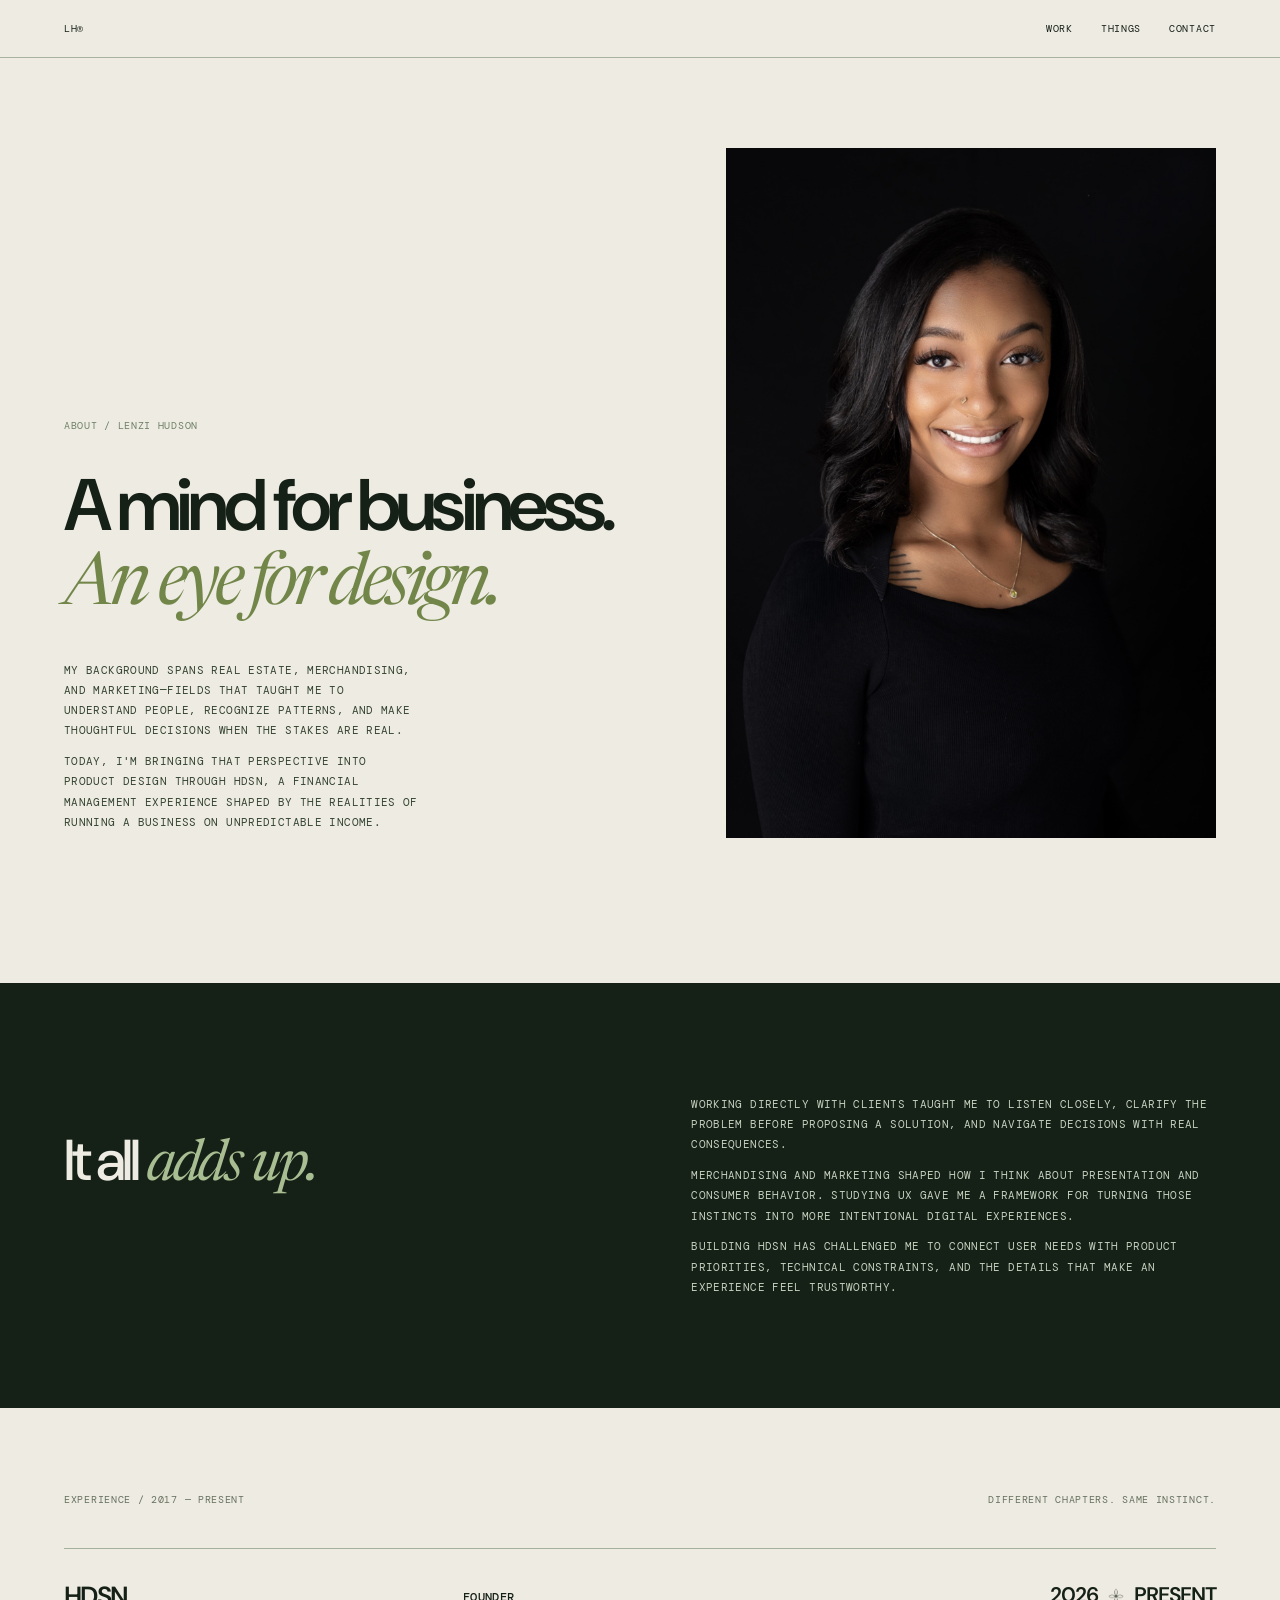
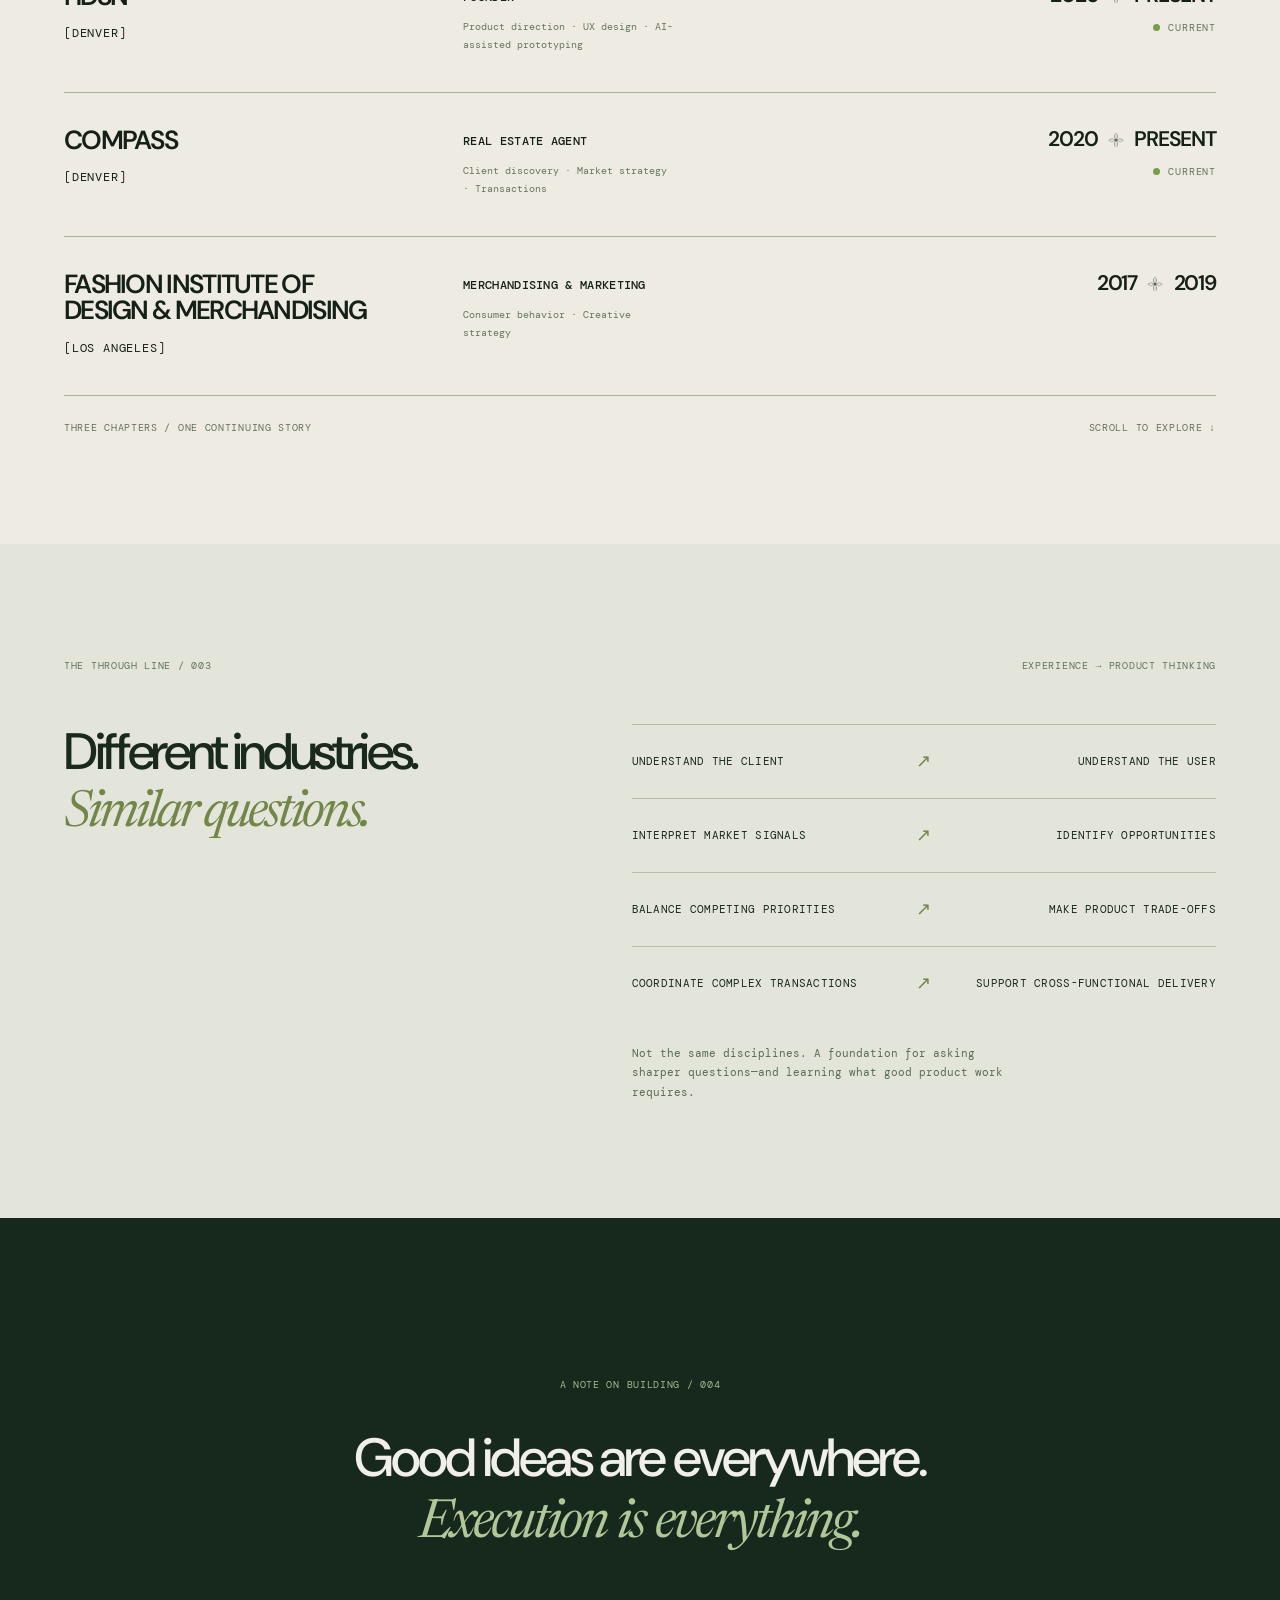
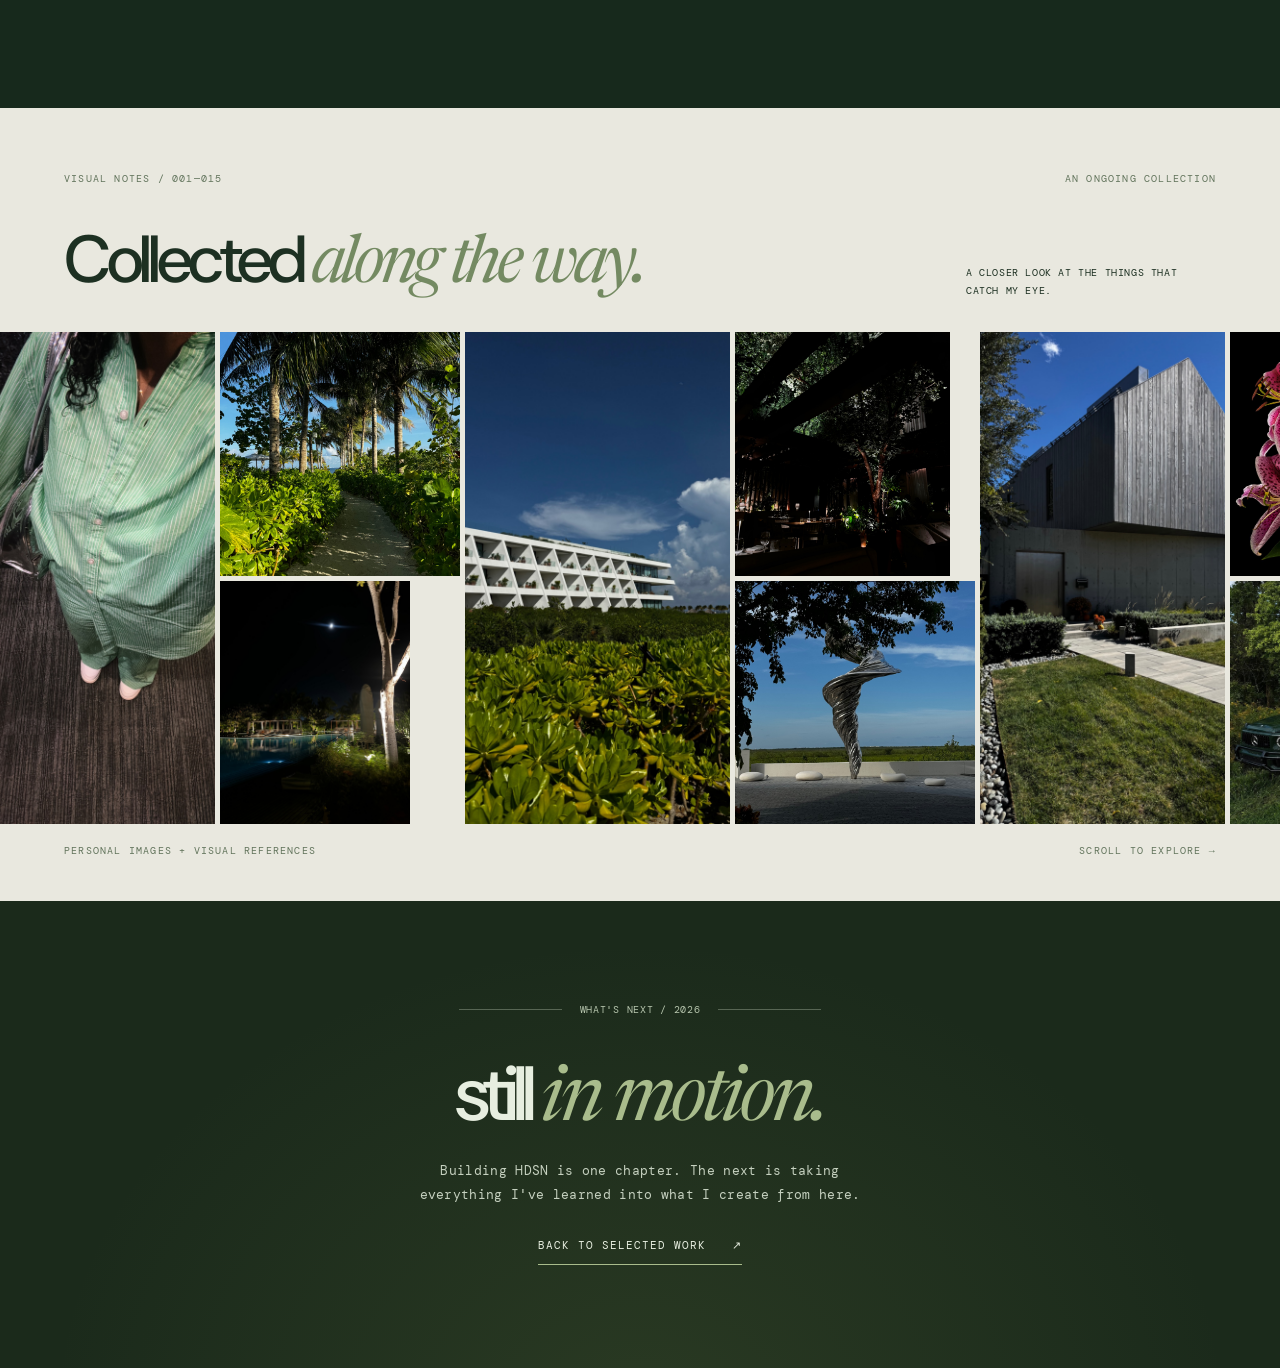
<file: about.html>
<!DOCTYPE html>
<html lang="en"><head><meta charset="utf-8"/><meta content="width=device-width,initial-scale=1" name="viewport"/><title>About — Lenzi Hudson</title><meta content="The experience behind Lenzi Hudson’s work in product design and entrepreneurship." name="description"/><link href="https://fonts.googleapis.com" rel="preconnect"/><link crossorigin="" href="https://fonts.gstatic.com" rel="preconnect"/><link href="https://fonts.googleapis.com/css2?family=DM+Mono:wght@400;500&amp;family=DM+Sans:wght@400;500;600;700&amp;family=Newsreader:ital,opsz,wght@0,6..72,400;1,6..72,400&amp;display=swap" rel="stylesheet"/><style>:root{--paper:#eeebe3;--dark:#152016;--moss:#718648}*{box-sizing:border-box}html{scroll-behavior:smooth}body{margin:0;background:var(--paper);color:var(--dark);font-family:'DM Sans',Arial,sans-serif}a{color:inherit}.mono{font-family:'DM Mono',monospace;font-size:10px;letter-spacing:.07em}.nav{display:flex;align-items:center;justify-content:space-between;padding:22px 5vw;border-bottom:1px solid #a9b1a3}.nav a{text-decoration:none}.nav-right{display:flex;gap:28px}.hero{padding:7vw 5vw 11vw;display:grid;grid-template-columns:1.1fr .9fr;gap:5vw;align-items:end}.eyebrow{color:#6d8065}.hero h1{font-size:clamp(55px,8vw,135px);font-weight:600;letter-spacing:-.08em;line-height:.88;margin:35px 0}.hero h1 em{font-family:Newsreader,Georgia,serif;font-weight:400;color:var(--moss)}.hero p{font-family:'DM Mono',monospace;font-size:clamp(12px,1vw,15px);line-height:1.9;max-width:51ch}.hero figure{margin:0}.hero img{width:100%;height:min(70vw,690px);object-fit:cover;filter:saturate(.8)}.story{background:var(--dark);color:var(--paper);padding:100px 5vw}.story-inner{display:grid;grid-template-columns:1fr 1fr;gap:8vw}.story h2{font-size:clamp(35px,4.5vw,65px);font-weight:500;letter-spacing:-.055em;line-height:1.05}.story h2 em{font-family:Newsreader,Georgia,serif;color:#a8bd91;font-weight:400}.story p{font-family:'DM Mono',monospace;font-size:clamp(12px,1vw,15px);line-height:1.9;color:#c5d0bf}.details{padding:100px 5vw}.details h2{font-size:clamp(35px,5vw,70px);font-weight:500;letter-spacing:-.06em}.details h2 em{font-family:Newsreader,Georgia,serif;color:var(--moss);font-weight:400}.row{display:grid;grid-template-columns:1fr 1fr;gap:25px;border-top:1px solid #a4b19d;padding:22px 0;font-family:'DM Mono',monospace;font-size:clamp(12px,1vw,15px);line-height:1.6}.row strong{font-weight:500}.end{background:#1b2a1b;color:#e7eee0;padding:80px 5vw}.end a{display:inline-block;border-bottom:1px solid #b4caa2;padding-bottom:9px;text-decoration:none;margin-top:20px}@media(max-width:700px){.hero,.story-inner{grid-template-columns:1fr}.hero img{height:450px}.row{grid-template-columns:1fr;gap:8px}.nav-right{gap:14px}}
.hero p,.story p,.row{font-family:'DM Mono',monospace!important;font-size:clamp(10px,.83vw,12px)!important;line-height:1.9!important;letter-spacing:.035em;text-transform:uppercase;font-weight:400}

/* Revision 18 — restrained sliding career timeline */
.experience-section{padding:85px 5vw 110px;background:#eeebe3;overflow:hidden}
.experience-top,.experience-footer{display:flex;justify-content:space-between;gap:20px;color:#66715f}
.experience-top{margin-bottom:42px}.experience-footer{margin-top:25px}
.experience-list{border-top:1px solid #a4b19d}
.experience-entry{display:grid;grid-template-columns:1fr 1fr;gap:5vw;align-items:center;border-bottom:1px solid #a4b19d;padding:32px 0 35px;transform:translateY(35px);opacity:.25;transition:transform .8s cubic-bezier(.2,.7,.2,1),opacity .8s ease}
.experience-entry.is-visible{transform:translateY(0);opacity:1}
.experience-company h3{font-family:'DM Sans',sans-serif;font-size:clamp(19px,2.15vw,34px);font-weight:600;letter-spacing:-.065em;line-height:1.02;margin:0 0 15px}
.experience-company .mono{font-size:clamp(10px,.9vw,13px)}
.experience-dot{display:inline-block;width:9px;height:9px;background:#718648;border-radius:50%;margin:0 0 .4em 12px}
.experience-role{text-align:right}.experience-years{font-family:'DM Sans',sans-serif;font-size:clamp(27px,3.15vw,52px);font-weight:600;letter-spacing:-.075em;line-height:1;white-space:nowrap;font-variant-numeric:tabular-nums}
.date-sep{margin:0 .11em;color:#718648}.experience-role p{font-size:clamp(11px,1vw,14px)!important;margin:12px 0 0;line-height:1.5!important}
@media(max-width:700px){.experience-section{padding:65px 5vw 80px}.experience-top span:last-child,.experience-footer span:last-child{display:none}.experience-entry{grid-template-columns:1fr;gap:20px;padding:30px 0}.experience-role{text-align:left}.experience-years{font-size:clamp(27px,7vw,42px)}.experience-company h3{font-size:clamp(20px,5.5vw,30px)}}
@media(prefers-reduced-motion:reduce){.experience-entry{transform:none;opacity:1;transition:none}}

/* Revision 20: quieter, centered editorial close */
.end{background:#1b2a1b;color:#e7eee0;padding:clamp(100px,13vw,190px) 5vw;min-height:65vh;display:grid;place-items:center;text-align:center;position:relative;overflow:hidden}
.end:before{content:"";position:absolute;inset:0;pointer-events:none;background:radial-gradient(ellipse at 50% 110%,rgba(113,134,72,.17),transparent 65%)}
.end-inner{position:relative;width:min(100%,820px);margin:auto}
.end-kicker{display:flex;align-items:center;justify-content:center;gap:18px;color:#b6c5ad;white-space:nowrap;font-size:clamp(10px,.8vw,12px)}
.end-rule{width:clamp(35px,8vw,105px);height:1px;background:rgba(210,224,202,.32)}
.end h2{font-family:'DM Sans',Arial,sans-serif;font-size:clamp(44px,7.2vw,106px);font-weight:500;letter-spacing:-.075em;line-height:1.06;margin:clamp(30px,5vw,65px) 0 20px}
.end h2 em{font-family:'Newsreader',Georgia,serif;font-weight:400;color:#a9bc8c;letter-spacing:-.055em}
.end p{font-family:'DM Mono',monospace;font-size:clamp(11px,1vw,14px);line-height:1.9;letter-spacing:.025em;max-width:56ch;margin:0 auto 38px;color:#c5d0bf}
.end .end-link{font-size:11px;letter-spacing:.09em;display:inline-flex;gap:26px;align-items:center;border-bottom:1px solid #a9bc8c;padding:0 0 12px;margin:0;transition:gap .25s ease,color .25s ease}
.end .end-link:hover{gap:38px;color:#b8cda0}
@media(max-width:600px){.end{min-height:55vh;padding:95px 7vw}.end h2{font-size:clamp(44px,10vw,65px)}.end p{max-width:34ch}}
@media(prefers-reduced-motion:reduce){.end .end-link{transition:none}}

/* About page: focused editorial refinement */
.hero h1{font-size:clamp(43px,5.7vw,89px);line-height:1.02;letter-spacing:-.067em;max-width:12ch}
.hero p{color:#344431}
.experience-role .experience-detail{font-family:'DM Mono',monospace!important;font-size:clamp(10px,.85vw,12px)!important;color:#596b55;line-height:1.65!important;max-width:45ch;margin:12px 0 0 auto}
.about-throughline{background:#e4e5da;color:#19291c;padding:clamp(75px,9vw,130px) 5vw}
.throughline-top{display:flex;justify-content:space-between;gap:20px;color:#63755c;margin-bottom:52px}
.throughline-layout{display:grid;grid-template-columns:.9fr 1.1fr;gap:7vw;align-items:start}
.about-throughline h2{font-size:clamp(32px,4vw,58px);letter-spacing:-.065em;font-weight:500;line-height:1.1;margin:0}
.about-throughline h2 em,.about-note h2 em{font-family:Newsreader,Georgia,serif;font-weight:400;color:#718648}.about-note h2 em{color:#b3c69a}
.throughline-list>div{display:grid;grid-template-columns:1fr 25px 1fr;align-items:center;gap:15px;padding:22px 0;border-top:1px solid #b5c0ac;font-family:'DM Mono',monospace;font-size:clamp(10px,.85vw,12px);line-height:1.6;letter-spacing:.025em}
.throughline-list>div span:last-child{text-align:right}
.throughline-arrow{color:#718648;text-align:center;font-size:18px}
.throughline-list p{font-family:'DM Mono',monospace;font-size:11px;line-height:1.8;color:#596b55;max-width:55ch;margin:24px 0 0}
.about-note{padding:clamp(90px,12vw,175px) 8vw;background:#17291c;color:#f0f0e8;text-align:center}
.about-note>.mono{color:#a5b991}
.about-note h2{font-weight:500;letter-spacing:-.055em;line-height:1.13;font-size:clamp(31px,4.2vw,62px);max-width:1050px;margin:35px auto 0}
@media(max-width:700px){.hero h1{font-size:clamp(40px,9vw,64px)}.experience-role .experience-detail{margin-left:0}.throughline-layout{grid-template-columns:1fr;gap:30px}.throughline-top span:last-child{display:none}.throughline-list>div{gap:8px;font-size:10px}.about-note{padding:95px 6vw}}

/* Career index: three-column editorial composition */
.experience-entry{grid-template-columns:minmax(0,1.05fr) minmax(0,1.18fr) minmax(0,.9fr);gap:clamp(18px,3vw,55px);align-items:start;padding:34px 0 38px}
.experience-company h3{margin:0 0 12px;font-size:clamp(19px,2.05vw,32px)}
.experience-middle{padding-top:5px;min-width:0}
.experience-position{font-family:'DM Mono',monospace;font-size:clamp(11px,.96vw,14px);letter-spacing:.025em;line-height:1.5;font-weight:500}
.experience-middle .experience-detail{font-family:'DM Mono',monospace!important;font-size:clamp(10px,.82vw,12px)!important;color:#66765f;line-height:1.7!important;max-width:35ch;margin:12px 0 0!important}
.experience-dates{text-align:right;padding-top:2px}
.experience-years{font-size:clamp(17px,1.65vw,26px);letter-spacing:-.055em;display:flex;align-items:center;justify-content:flex-end;gap:clamp(7px,.8vw,13px);white-space:nowrap}
.year-symbol{width:clamp(13px,1.25vw,18px);height:clamp(13px,1.25vw,18px);object-fit:contain;opacity:.7;flex:none}
.current-label{display:flex;justify-content:flex-end;align-items:center;gap:8px;margin-top:15px;color:#63745c;font:10px 'DM Mono',monospace;letter-spacing:.08em}
.current-indicator{display:inline-block;width:7px;height:7px;border-radius:50%;background:#789b51;box-shadow:0 0 0 0 rgba(120,155,81,.38);animation:current-pulse 2.6s ease-in-out infinite}
@keyframes current-pulse{0%,100%{opacity:1;box-shadow:0 0 0 0 rgba(120,155,81,.4)}50%{opacity:.45;box-shadow:0 0 0 5px rgba(120,155,81,0)}}
.end{min-height:0;padding:clamp(72px,8vw,112px) 5vw}
.end h2{font-size:clamp(43px,6vw,84px);margin:clamp(22px,3vw,38px) 0 15px}
.end p{margin-bottom:26px}
@media(max-width:760px){.experience-entry{grid-template-columns:minmax(0,1fr) auto;gap:14px 20px;padding:26px 0 30px}.experience-company{grid-column:1;grid-row:1}.experience-dates{grid-column:2;grid-row:1}.experience-middle{grid-column:1/-1;grid-row:2;padding-top:3px}.experience-years{font-size:clamp(15px,3.5vw,23px)}.experience-middle .experience-detail{max-width:55ch;margin-top:7px!important}.current-label{margin-top:11px}}
@media(prefers-reduced-motion:reduce){.current-indicator{animation:none}}

/* Editorial personal mood board */
.mood-section{background:#e9e8df;color:#1d3022;padding:clamp(40px,5vw,72px) 0 44px;overflow:hidden}
.mood-top,.mood-bottom{display:flex;justify-content:space-between;gap:20px;margin:0 5%;font-size:10px;letter-spacing:.12em;color:#62745c}
.mood-intro{margin:42px 5% 32px;display:flex;align-items:end;justify-content:space-between;gap:24px}
.mood-intro h2{font-size:clamp(38px,5.2vw,76px);font-weight:500;line-height:1;letter-spacing:-.065em;margin:0}
.mood-intro h2 em{font-family:Newsreader,Georgia,serif;font-weight:400;color:#748a62}
.mood-intro p{font-size:10px;line-height:1.8;letter-spacing:.06em;max-width:250px;margin:0}
.mood-scroll{overflow-x:auto;overflow-y:hidden;scrollbar-width:thin;scrollbar-color:#8d9b83 transparent;overscroll-behavior-inline:contain;scroll-snap-type:x proximity;outline-offset:-3px}
.mood-scroll:focus-visible{outline:2px solid #667b58}
.mood-track{display:grid;grid-template-rows:repeat(2,clamp(165px,19vw,245px));grid-auto-flow:column;grid-auto-columns:max-content;gap:5px;padding:0 max(12px,calc((100vw - 1380px)/2));width:max-content;box-sizing:border-box}
.mood-tile{width:var(--tile-w);height:100%;margin:0;overflow:hidden;scroll-snap-align:start;background:#c7c9bd}
.mood-tile img{display:block;width:100%;height:100%;object-fit:cover;transition:transform .65s cubic-bezier(.2,.75,.2,1)}
.mood-tile:hover img{transform:scale(1.055)}
.mood-tile:nth-child(3n + 1){grid-row:span 2}
.mood-tile:nth-child(3n + 1){height:100%}
.mood-tile:nth-child(3n + 1) img{height:100%}
.mood-bottom{margin-top:20px}
@media(max-width:720px){.mood-top,.mood-bottom{margin-inline:5%;font-size:9px}.mood-intro{display:block;margin:34px 5% 24px}.mood-intro p{margin-top:18px}.mood-track{grid-template-rows:repeat(2,175px);padding-inline:12px}.mood-tile{width:calc(var(--tile-w)*.72)}}
@media(prefers-reduced-motion:reduce){.mood-tile img{transition:none}}
</style><link rel="stylesheet" href="assets/contact-dialog.css"/><style id="mobile-logo-touch-style">@media (pointer:coarse){.mobile-logo-touch{position:fixed;left:0;top:0;width:28px;height:28px;z-index:99998;pointer-events:none;opacity:0;transform:translate(-50%,-50%) scale(.65);transition:opacity .16s ease,transform .35s ease;mix-blend-mode:difference}.mobile-logo-touch.is-visible{opacity:.9;transform:translate(-50%,-50%) scale(1)}.mobile-logo-touch img{display:block;width:100%;height:100%;object-fit:contain;filter:grayscale(1) brightness(0) invert(1)}}@media(prefers-reduced-motion:reduce){.mobile-logo-touch{transition:none!important}}</style></head><body><header class="nav"><a class="mono" href="index.html">LH®</a><nav class="nav-right mono"><a href="index.html#work">WORK</a><a href="things.html">THINGS</a><a class="contact-trigger" href="mailto:hdsnfounder@gmail.com" aria-haspopup="dialog">CONTACT</a></nav></header><main><section class="hero"><div><span class="mono eyebrow">ABOUT / LENZI HUDSON</span><h1>A mind for business.<br/><em>An eye for design.</em></h1><p>My background spans real estate, merchandising, and marketing—fields that taught me to understand people, recognize patterns, and make thoughtful decisions when the stakes are real.</p><p>Today, I'm bringing that perspective into product design through HDSN, a financial management experience shaped by the realities of running a business on unpredictable income.</p></div><figure><img alt="Professional portrait of Lenzi Hudson against a dark background" src="assets/lenzi-headshot.jpg"/></figure></section><section class="story"><div class="story-inner"><h2>It all <em>adds up.</em></h2><div><p>Working directly with clients taught me to listen closely, clarify the problem before proposing a solution, and navigate decisions with real consequences.</p><p>Merchandising and marketing shaped how I think about presentation and consumer behavior. Studying UX gave me a framework for turning those instincts into more intentional digital experiences.</p><p>Building HDSN has challenged me to connect user needs with product priorities, technical constraints, and the details that make an experience feel trustworthy.</p></div></div></section><section class="details experience-section" id="experience"><div class="experience-top"><span class="mono">EXPERIENCE / 2017 — PRESENT</span><span class="mono">DIFFERENT CHAPTERS. SAME INSTINCT.</span></div><div class="experience-list">
<article class="experience-entry"><div class="experience-company"><h3>HDSN</h3><span class="mono">[DENVER]</span></div><div class="experience-middle"><div class="experience-position">FOUNDER</div><p class="experience-detail">Product direction · UX design · AI-assisted prototyping</p></div><div class="experience-dates"><div class="experience-years"><span class="rolling-year" data-year="2026">2026</span><img class="year-symbol" src="assets/hdsn-symbol-dark.png" alt="" aria-hidden="true"/><span >PRESENT</span></div><div class="current-label"><span class="current-indicator" aria-hidden="true"></span>CURRENT</div></div></article>
<article class="experience-entry"><div class="experience-company"><h3>COMPASS</h3><span class="mono">[DENVER]</span></div><div class="experience-middle"><div class="experience-position">REAL ESTATE AGENT</div><p class="experience-detail">Client discovery · Market strategy · Transactions</p></div><div class="experience-dates"><div class="experience-years"><span class="rolling-year" data-year="2020">2020</span><img class="year-symbol" src="assets/hdsn-symbol-dark.png" alt="" aria-hidden="true"/><span >PRESENT</span></div><div class="current-label"><span class="current-indicator" aria-hidden="true"></span>CURRENT</div></div></article>
<article class="experience-entry"><div class="experience-company"><h3>FASHION INSTITUTE OF<br>DESIGN &amp; MERCHANDISING</h3><span class="mono">[LOS ANGELES]</span></div><div class="experience-middle"><div class="experience-position">MERCHANDISING &amp; MARKETING</div><p class="experience-detail">Consumer behavior · Creative strategy</p></div><div class="experience-dates"><div class="experience-years"><span class="rolling-year" data-year="2017">2017</span><img class="year-symbol" src="assets/hdsn-symbol-dark.png" alt="" aria-hidden="true"/><span class="rolling-year" data-year="2019">2019</span></div></div></article>
</div><div class="experience-footer mono"><span>THREE CHAPTERS / ONE CONTINUING STORY</span><span>SCROLL TO EXPLORE ↓</span></div></section><section class="about-throughline" aria-labelledby="throughline-heading"><div class="throughline-top mono"><span>THE THROUGH LINE / 003</span><span>EXPERIENCE → PRODUCT THINKING</span></div><div class="throughline-layout"><h2 id="throughline-heading">Different industries.<br><em>Similar questions.</em></h2><div class="throughline-list"><div><span>UNDERSTAND THE CLIENT</span><span class="throughline-arrow">↗</span><span>UNDERSTAND THE USER</span></div><div><span>INTERPRET MARKET SIGNALS</span><span class="throughline-arrow">↗</span><span>IDENTIFY OPPORTUNITIES</span></div><div><span>BALANCE COMPETING PRIORITIES</span><span class="throughline-arrow">↗</span><span>MAKE PRODUCT TRADE-OFFS</span></div><div><span>COORDINATE COMPLEX TRANSACTIONS</span><span class="throughline-arrow">↗</span><span>SUPPORT CROSS-FUNCTIONAL DELIVERY</span></div><p>Not the same disciplines. A foundation for asking sharper questions—and learning what good product work requires.</p></div></div></section><section class="about-note" aria-labelledby="about-note-heading"><span class="mono">A NOTE ON BUILDING / 004</span><h2 id="about-note-heading">Good ideas are everywhere.<br><em>Execution is everything.</em></h2></section>
<section class="mood-section" aria-labelledby="mood-heading">
  <div class="mood-top mono"><span>VISUAL NOTES / 001—015</span><span>AN ONGOING COLLECTION</span></div>
  <div class="mood-intro"><h2 id="mood-heading">Collected <em>along the way.</em></h2>
  <p class="mono">A CLOSER LOOK AT THE THINGS THAT CATCH MY EYE.</p></div>
  <div class="mood-scroll" tabindex="0" aria-label="Personal photo mood board; scroll horizontally to see more">
    <div class="mood-track"><figure class="mood-tile mood-tile-01" style="--tile-w:215px"><img src="assets/mood-01.jpg" alt="Green-on-green outfit" loading="lazy" decoding="async"></figure><figure class="mood-tile mood-tile-02" style="--tile-w:240px"><img src="assets/mood-02.jpg" alt="Tropical walkway" loading="lazy" decoding="async"></figure><figure class="mood-tile mood-tile-03" style="--tile-w:190px"><img src="assets/mood-03.jpg" alt="Moonlit pool" loading="lazy" decoding="async"></figure><figure class="mood-tile mood-tile-04" style="--tile-w:265px"><img src="assets/mood-04.jpg" alt="Modern resort architecture" loading="lazy" decoding="async"></figure><figure class="mood-tile mood-tile-05" style="--tile-w:215px"><img src="assets/mood-05.jpg" alt="Dark botanical interior" loading="lazy" decoding="async"></figure><figure class="mood-tile mood-tile-06" style="--tile-w:240px"><img src="assets/mood-06.jpg" alt="Sculptural chrome" loading="lazy" decoding="async"></figure><figure class="mood-tile mood-tile-13" style="--tile-w:245px"><img src="assets/mood-13.jpg" alt="Minimalist house" loading="lazy" decoding="async"></figure><figure class="mood-tile mood-tile-08" style="--tile-w:205px"><img src="assets/mood-08.jpg" alt="Lilies against black" loading="lazy" decoding="async"></figure><figure class="mood-tile mood-tile-09" style="--tile-w:250px"><img src="assets/mood-09.jpg" alt="Green cars in nature" loading="lazy" decoding="async"></figure><figure class="mood-tile mood-tile-10" style="--tile-w:205px"><img src="assets/mood-10.jpg" alt="Red bridge and garden" loading="lazy" decoding="async"></figure><figure class="mood-tile mood-tile-11" style="--tile-w:235px"><img src="assets/mood-11.jpg" alt="City at night" loading="lazy" decoding="async"></figure><figure class="mood-tile mood-tile-12" style="--tile-w:215px"><img src="assets/mood-12.jpg" alt="A bowl of ramen" loading="lazy" decoding="async"></figure><figure class="mood-tile mood-tile-07" style="--tile-w:215px"><img src="assets/mood-07.jpg" alt="Automotive design study" loading="lazy" decoding="async"></figure><figure class="mood-tile mood-tile-14" style="--tile-w:200px"><img src="assets/mood-14.jpg" alt="Performance car interior" loading="lazy" decoding="async"></figure><figure class="mood-tile mood-tile-15" style="--tile-w:260px"><img src="assets/mood-15.jpg" alt="Architecture in nature" loading="lazy" decoding="async"></figure></div>
  </div>
  <div class="mood-bottom mono"><span>PERSONAL IMAGES + VISUAL REFERENCES</span><span>SCROLL TO EXPLORE <span aria-hidden="true">→</span></span></div>
</section><section class="end" aria-labelledby="end-heading"><div class="end-inner"><div class="end-kicker mono"><span class="end-rule"></span> WHAT'S NEXT / 2026 <span class="end-rule"></span></div><h2 id="end-heading">still <em>in motion.</em></h2><p>Building HDSN is one chapter. The next is taking everything I've learned into what I create from here.</p><a class="end-link mono" href="index.html#work">BACK TO SELECTED WORK <span aria-hidden="true">↗</span></a></div></section></main><script>
(()=>{const entries=document.querySelectorAll('.experience-entry');const reduce=window.matchMedia('(prefers-reduced-motion: reduce)').matches;
const animateYear=(el)=>{if(reduce)return;const target=Number(el.dataset.year),start=target-9,duration=900,t0=performance.now();function tick(t){let f=Math.min(1,(t-t0)/duration);f=1-Math.pow(1-f,3);el.textContent=Math.round(start+(target-start)*f);if(f<1)requestAnimationFrame(tick);else el.textContent=target}requestAnimationFrame(tick)};
if(!('IntersectionObserver' in window)||reduce){entries.forEach(e=>e.classList.add('is-visible'));return;}
const io=new IntersectionObserver(items=>{items.forEach(item=>{if(!item.isIntersecting)return;const e=item.target;e.classList.add('is-visible');e.querySelectorAll('.rolling-year').forEach(animateYear);io.unobserve(e)})},{threshold:.35});entries.forEach(e=>io.observe(e));})();
</script><div class="contact-overlay" id="contact-dialog" hidden><section class="contact-card" role="dialog" aria-modal="true" aria-labelledby="contact-dialog-title" aria-describedby="contact-dialog-desc"><button class="contact-close" type="button" aria-label="Close contact card">×</button><span class="contact-kicker">CONTACT / LENZI HUDSON</span><h2 id="contact-dialog-title">Have something in mind?<br><em>Let's talk.</em></h2><p id="contact-dialog-desc">FOR PRODUCT, DESIGN, COLLABORATIONS, OR A GOOD CONVERSATION — MY INBOX IS OPEN.</p><form class="contact-form" id="contact-form"><div class="contact-fields"><label>FIRST NAME<input name="firstName" autocomplete="given-name" required placeholder="First name"></label><label>LAST NAME<input name="lastName" autocomplete="family-name" required placeholder="Last name"></label></div><label>EMAIL ADDRESS<input type="email" name="email" autocomplete="email" required placeholder="you@example.com"></label><label>YOUR MESSAGE<textarea name="message" required rows="3" placeholder="Tell me a little about what you have in mind..."></textarea></label><button class="contact-submit" type="submit">SEND MESSAGE <span aria-hidden="true">↗</span></button><p class="contact-form-note">YOUR MESSAGE WILL BE SENT DIRECTLY.</p></form><div class="contact-meta"><span>OPEN TO CONNECTION</span><span>DENVER / EVERYWHERE</span></div></section></div><script src="assets/contact-dialog.js"></script><script id="mobile-logo-touch-script">(function(){if(!window.matchMedia||!matchMedia('(pointer:coarse)').matches)return;const logo=document.createElement('div');logo.className='mobile-logo-touch';logo.setAttribute('aria-hidden','true');const img=document.createElement('img');img.src='assets/hdsn-mark.png';img.alt='';logo.appendChild(img);document.body.appendChild(logo);let hide;document.addEventListener('pointerdown',function(e){if(e.pointerType!=='touch')return;clearTimeout(hide);logo.style.left=e.clientX+'px';logo.style.top=e.clientY+'px';logo.classList.remove('is-visible');void logo.offsetWidth;logo.classList.add('is-visible');hide=setTimeout(function(){logo.classList.remove('is-visible')},500)},{passive:true});document.addEventListener('pointercancel',function(){logo.classList.remove('is-visible')},{passive:true})})();</script></body></html>
</file>
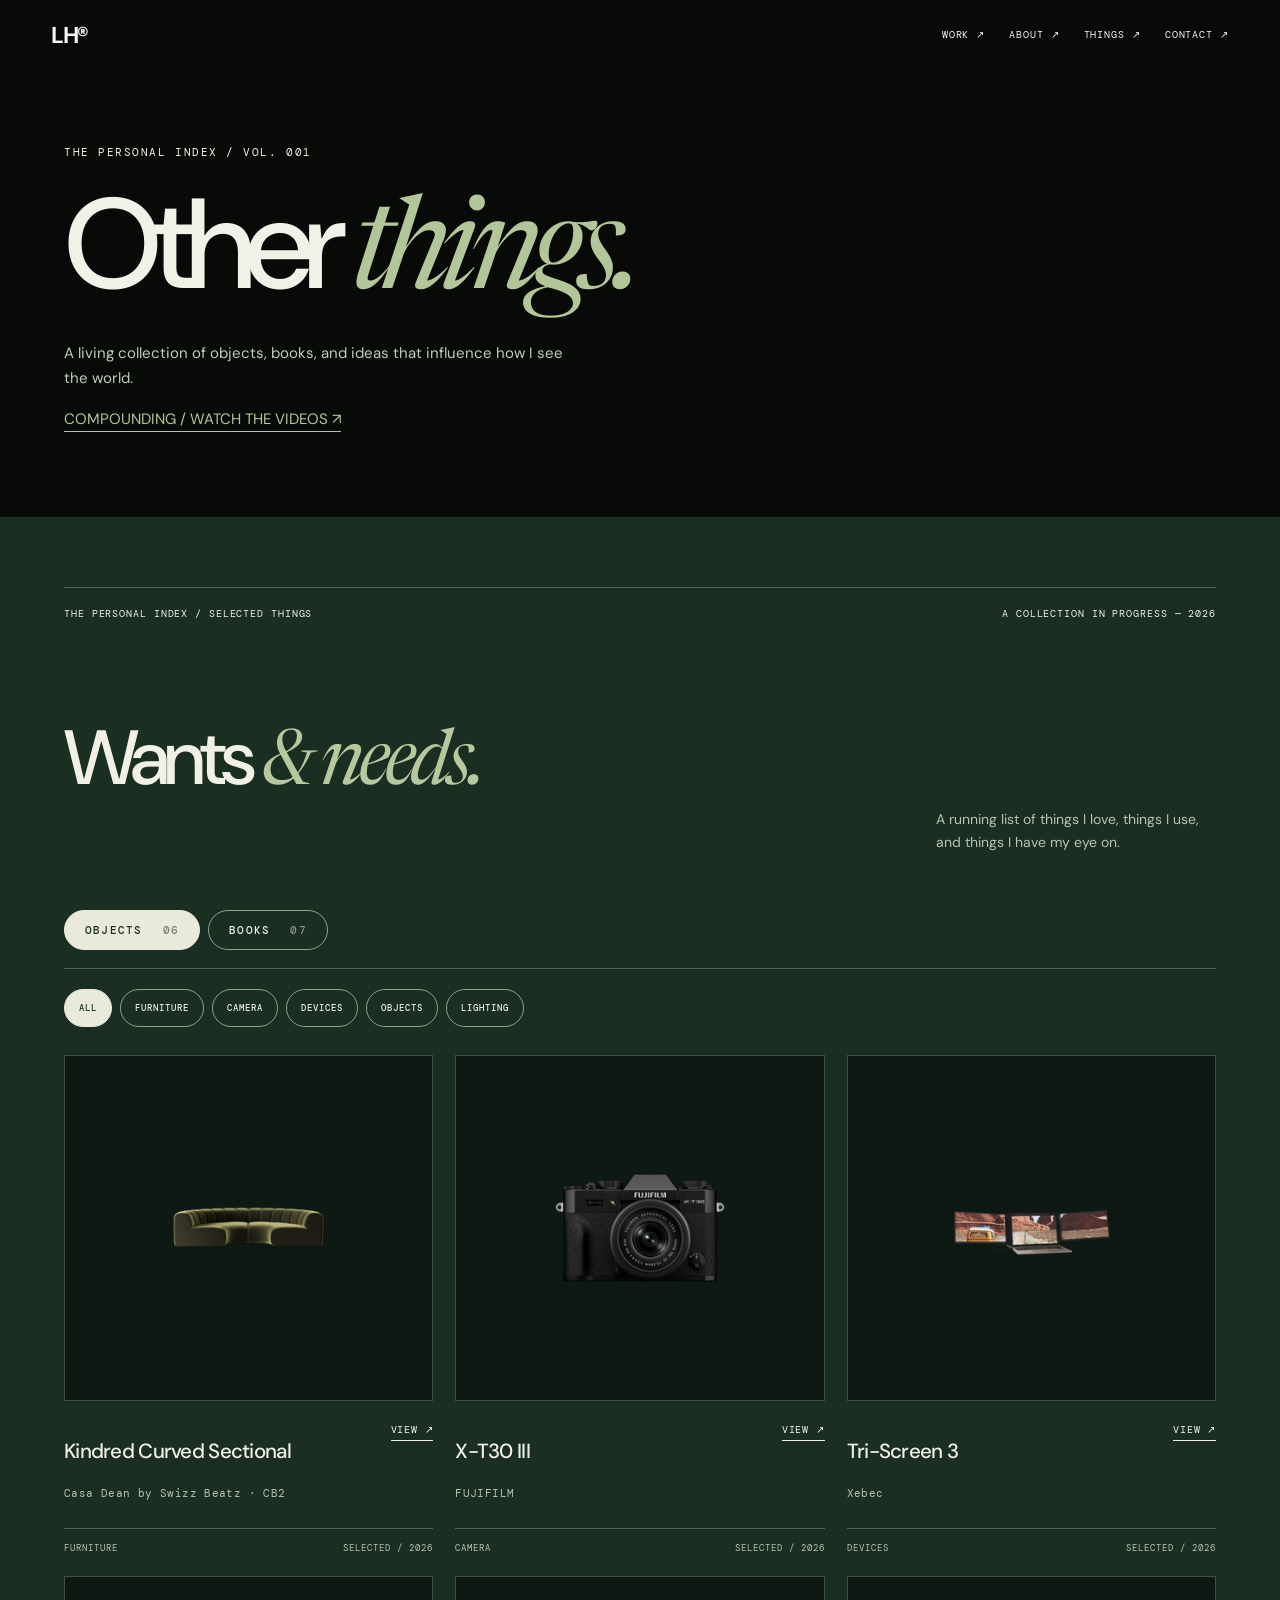
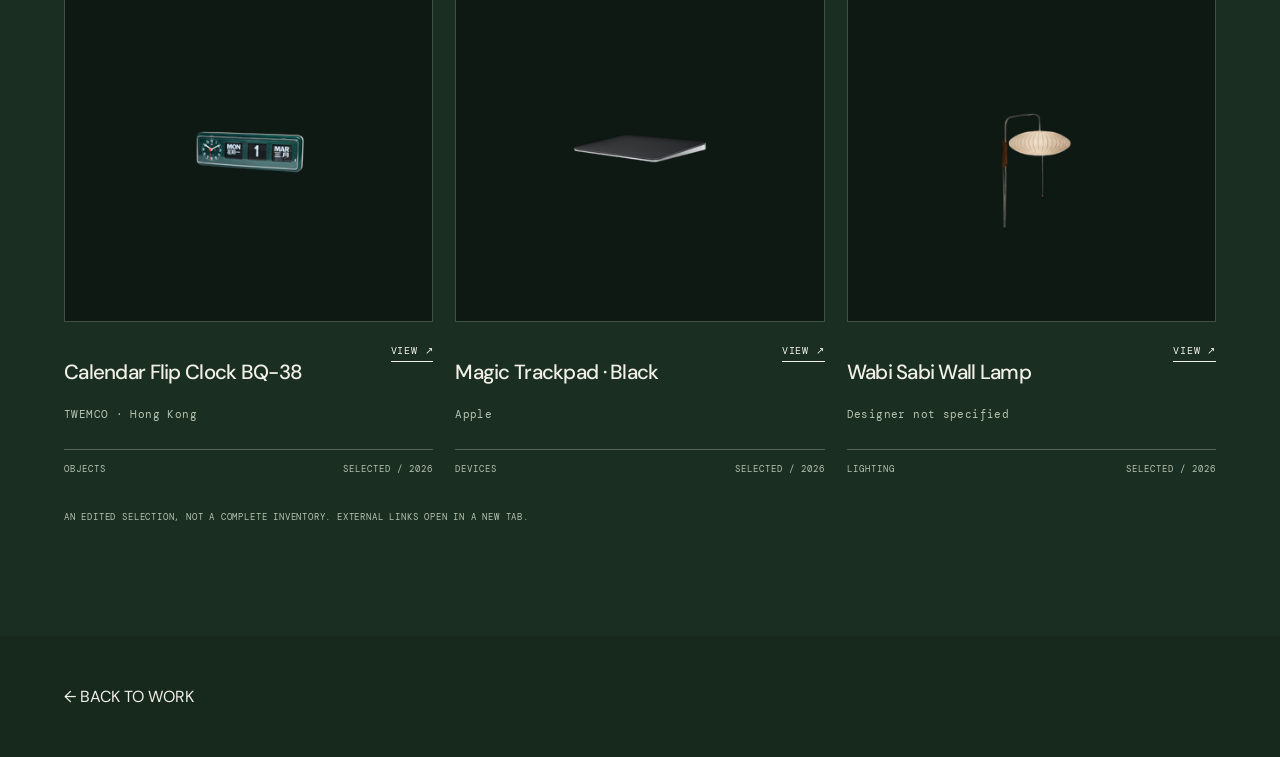
<file: things.html>
<!doctype html><html lang="en"><head><meta charset="utf-8"><meta name="viewport" content="width=device-width,initial-scale=1"><title>Things — Lenzi Hudson</title><link href="https://fonts.googleapis.com" rel="preconnect"/><link crossorigin="" href="https://fonts.gstatic.com" rel="preconnect"/><link href="https://fonts.googleapis.com/css2?family=DM+Mono:wght@400;500&amp;family=DM+Sans:wght@400;500;600;700&amp;family=Newsreader:opsz,wght,ital@6..72,400,0;6..72,400,1;6..72,500,0&amp;display=swap" rel="stylesheet"/><link rel="stylesheet" href="assets/contact-dialog.css"/><style>
:root{--bg:#eeeae0;--fg:#191e16;--green:#718648;--dark:#10160e;--line:rgba(27,34,22,.24);--muted:#666d60;--sans:'DM Sans',Arial,sans-serif;--serif:'Newsreader',Georgia,serif;--mono:'DM Mono',monospace}*{box-sizing:border-box}html{scroll-behavior:smooth}body{margin:0;background:var(--bg);color:var(--fg);font-family:var(--sans);overflow-x:hidden}a{color:inherit;text-decoration:none}button{font:inherit}::selection{background:var(--green);color:white}.mono{font-family:var(--mono);text-transform:uppercase;letter-spacing:.09em;font-size:10px;line-height:1.6}.top{position:fixed;top:0;left:0;right:0;z-index:80;padding:20px clamp(20px,4vw,70px);display:flex;align-items:center;justify-content:space-between;mix-blend-mode:difference;color:#fff}.brand{font-weight:700;letter-spacing:-.07em;font-size:23px}.top nav{display:flex;gap:24px}.top a:hover{opacity:.55}.progress{position:fixed;top:0;left:0;height:3px;width:0;background:var(--green);z-index:110}.hero{min-height:100svh;display:flex;flex-direction:column;justify-content:space-between;padding:125px clamp(20px,5vw,80px) 34px;position:relative;overflow:hidden}.hero:before{content:'';position:absolute;right:-12vw;top:0;width:55vw;height:55vw;border-radius:50%;background:radial-gradient(circle,rgba(113,134,72,.2),transparent 67%);pointer-events:none}.eyebrow{display:flex;justify-content:space-between;gap:20px}.hero-title{font-size:clamp(88px,17.5vw,310px);font-weight:600;line-height:.73;letter-spacing:-.105em;margin:8vh 0 0;position:relative;z-index:2}.hero-title span{display:block}.hero-title span:nth-child(2){margin-left:12vw}.hero-under{display:flex;justify-content:space-between;align-items:end;gap:20px}.hero-under .statement{font-size:clamp(20px,3vw,43px);letter-spacing:-.055em;max-width:500px;line-height:1.03}.hero-under .statement em{font-family:var(--serif);font-weight:400;color:var(--green)}.roundel{position:absolute;right:7%;top:27%;width:clamp(110px,16vw,230px);aspect-ratio:1;border:1px solid var(--line);border-radius:50%;display:grid;place-items:center;transform:rotate(-13deg)}.roundel .orbit{position:absolute;inset:10px;animation:spin 19s linear infinite}.roundel .orbit text{font-size:10px;letter-spacing:2px;fill:var(--fg);font-family:var(--mono)}.roundel img{width:39%;height:39%;object-fit:contain;filter:invert(1);mix-blend-mode:multiply}@keyframes spin{to{transform:rotate(360deg)}}.scroll{display:flex;align-items:center;gap:14px}.scroll:after{content:'↓';font-size:26px}.rule{border:0;border-top:1px solid var(--line);margin:0}.intro{padding:110px clamp(20px,5vw,80px) 120px;display:grid;grid-template-columns:1fr 2fr;gap:8vw}.intro h2{font-family:var(--serif);font-weight:400;font-size:clamp(40px,6vw,95px);line-height:1.01;letter-spacing:-.045em;margin:0}.intro h2 em{color:var(--green)}.intro p{font-size:clamp(17px,2vw,25px);line-height:1.5;max-width:690px}.section-label{display:flex;justify-content:space-between;align-items:center;padding:20px clamp(20px,5vw,80px);border-top:1px solid var(--line)}.case{background:var(--dark);color:#f2efe5}.case .section-label{border-color:#515b4b}.case-grid{display:grid;grid-template-columns:43% 57%;min-height:100vh}.case-sticky{position:sticky;top:0;height:100svh;padding:110px 5vw 50px;display:flex;flex-direction:column;justify-content:space-between;border-right:1px solid #4a5346}.case-sticky h2{font-size:clamp(64px,8vw,140px);font-weight:500;letter-spacing:-.095em;line-height:.82;margin:0}.case-sticky h2 em{font-family:var(--serif);font-weight:400;color:#a5b68a}.case-sticky .sub{max-width:330px;color:#aeb8a8;line-height:1.6}.case-sticky img{max-width:125px;max-height:135px;object-fit:contain;object-position:left}.chapter{min-height:87svh;padding:clamp(70px,9vw,145px) clamp(24px,6vw,95px);border-bottom:1px solid #485144;display:flex;flex-direction:column;justify-content:center;gap:26px}.chapter h3{font-size:clamp(38px,5vw,83px);line-height:.99;letter-spacing:-.065em;font-weight:500;margin:0}.chapter h3 em{font-family:var(--serif);font-weight:400;color:#a5b68a}.chapter p{max-width:550px;font-size:clamp(16px,1.5vw,20px);line-height:1.55;color:#c7cec3;margin:0}.chapter .tag{color:#a5b68a}.brand-art{display:grid;place-items:center;background:#060906;padding:50px 20px;min-height:350px;border:1px solid #3e473b}.brand-art img{width:min(58%,250px);height:auto}.caption{color:#aab4a5;font-size:11px;line-height:1.6}.diagram{display:grid;grid-template-columns:repeat(3,minmax(0,1fr));gap:8px;margin-top:10px}.diagram div{border:1px solid #6c8061;padding:24px 12px;min-height:145px;display:flex;flex-direction:column;justify-content:space-between}.diagram strong{font-size:clamp(16px,2vw,26px);font-weight:500;letter-spacing:-.04em}.diagram small{font-family:var(--mono);font-size:9px;color:#a5b68a;text-transform:uppercase}.diagram-note{font-size:12px!important}.process{display:flex;flex-direction:column;border-top:1px solid #65705e}.process div{display:grid;grid-template-columns:40px 1fr;gap:10px;padding:18px 0;border-bottom:1px solid #65705e;font-size:16px}.process span{color:#a5b68a}.photo{width:100%;height:auto;display:block;aspect-ratio:4/3;object-fit:cover}.photo-credit{font-family:var(--mono);font-size:10px;color:#aab4a5}.case-end{padding:90px 5vw;display:flex;align-items:center;justify-content:space-between;gap:20px}.case-end a{border-bottom:1px solid #a5b68a;padding-bottom:5px}.divider-mark{display:flex;align-items:center;justify-content:center;gap:24px;padding:85px 5vw}.divider-mark:before,.divider-mark:after{content:'';height:1px;background:var(--line);flex:1}.divider-mark img{width:53px;height:53px;object-fit:contain;filter:invert(1);mix-blend-mode:multiply}.film{height:85svh;min-height:520px;position:relative;background:#1d321b;color:white;display:flex;align-items:end;padding:clamp(20px,5vw,80px);overflow:hidden}.film video{position:absolute;inset:0;width:100%;height:100%;object-fit:cover;opacity:.8}.film:after{content:'';position:absolute;inset:0;background:linear-gradient(transparent 20%,rgba(0,0,0,.65))}.film-content{position:relative;z-index:1;width:100%;display:flex;justify-content:space-between;align-items:end;gap:30px}.film h2{font-size:clamp(54px,9vw,155px);line-height:.83;letter-spacing:-.09em;font-weight:500;margin:0}.film h2 em{font-family:var(--serif);font-weight:400}.film p{max-width:240px}.outside{padding-bottom:120px}.outside-head{padding:90px 5vw 55px}.outside-head h2{font-size:clamp(60px,10vw,165px);letter-spacing:-.09em;line-height:.85;font-weight:500;margin:20px 0}.outside-head h2 em{font-family:var(--serif);font-weight:400;color:var(--green)}.archive-row{display:grid;grid-template-columns:80px 1fr 1fr 40px;gap:24px;align-items:center;padding:34px 5vw;border-top:1px solid var(--line)}.archive-row:last-child{border-bottom:1px solid var(--line)}.archive-row h3{font-size:clamp(26px,4.5vw,67px);letter-spacing:-.065em;font-weight:500;margin:0}.archive-row p{color:var(--muted);font-size:13px}.archive-row .arrow{font-size:30px;text-align:right}.about{background:#dce4cf;padding:100px 5vw 120px}.about-grid{display:grid;grid-template-columns:1fr 1.4fr;gap:8vw}.about h2{font-size:clamp(60px,9vw,140px);line-height:.9;letter-spacing:-.08em;font-weight:500;margin:25px 0}.about h2 em{font-family:var(--serif);font-weight:400}.about p{font-size:clamp(17px,2vw,25px);line-height:1.45}.timeline{margin-top:55px}.timeline div{border-top:1px solid #a3b29b;padding:22px 0;display:grid;grid-template-columns:120px 1fr;gap:25px}.contact{background:var(--dark);color:#eeeae0;padding:100px 5vw 40px}.contact h2{font-size:clamp(75px,14vw,230px);letter-spacing:-.1em;line-height:.8;font-weight:500;margin:70px 0}.contact h2 em{font-family:var(--serif);font-weight:400;color:#a5b68a}.contact p{max-width:500px}.contact .foot{margin-top:120px;border-top:1px solid #4c5748;padding-top:25px;display:flex;justify-content:space-between;gap:20px}.reveal{opacity:0;transform:translateY(35px);transition:opacity .75s ease,transform .75s ease}.reveal.in{opacity:1;transform:none}.cursor{position:fixed;left:0;top:0;width:27px;height:27px;pointer-events:none;z-index:150;transform:translate(-50%,-50%);mix-blend-mode:difference;opacity:0}.cursor img{width:100%;height:100%;object-fit:contain;filter:grayscale(1) brightness(0) invert(1)}@media(pointer:fine){body,body a,body button{cursor:none}}@media(pointer:coarse){.cursor{display:none}}@media(max-width:850px){.top nav{gap:12px}.top nav a{font-size:9px}.hero-title{font-size:19vw}.hero-title span:nth-child(2){margin-left:4vw}.roundel{top:24%;right:8%;width:110px}.intro{grid-template-columns:1fr;padding-top:80px}.case-grid{display:block}.case-sticky{height:auto;position:relative;border-right:0;border-bottom:1px solid #485144;gap:30px;padding:80px 6vw 50px}.case-sticky h2{font-size:clamp(75px,15vw,125px)}.chapter{min-height:auto;padding:90px 6vw}.film{height:70svh}.film-content{display:block}.archive-row{grid-template-columns:40px 1fr 24px;gap:12px}.archive-row p{grid-column:2;grid-row:2}.archive-row .arrow{grid-column:3;grid-row:1}.about-grid{grid-template-columns:1fr}.hero-under .statement{font-size:24px}}@media(max-width:520px){.hero{padding-top:105px}.eyebrow span:last-child{display:none}.hero-title{font-size:19.5vw}.hero-under{align-items:end}.hero-under .statement{font-size:20px}.roundel{top:24%;right:10%;width:95px}.diagram{grid-template-columns:1fr}.diagram div{min-height:100px}.film h2{font-size:17vw}.archive-row h3{font-size:35px}.top nav a:nth-child(2){display:none}}@media(prefers-reduced-motion:reduce){html{scroll-behavior:auto}.reveal{opacity:1;transform:none;transition:none}.roundel .orbit{animation:none}}

:root{--bg:#eeeae0;--fg:#191e16;--green:#718648;--dark:#10160e}
.hero{background:#182317;color:#f1efe6}
.hero:before{background:radial-gradient(circle,rgba(124,153,91,.20),transparent 67%)}
.hero .roundel{border-color:rgba(241,239,230,.35)}
.hero .roundel .orbit text{fill:#f1efe6}
.hero .roundel img{filter:none;mix-blend-mode:normal}
.hero .hero-title span:nth-child(2) span{color:#a6bb8a!important}
.hero .statement em{color:#b5c99a}
.hero .scroll{color:#dbe4d2}
.brand-art-refined{background:radial-gradient(ellipse at center,rgba(147,169,118,.13),transparent 66%);border:0;min-height:300px;padding:38px}
.brand-art-refined img{width:min(56%,205px);filter:none}
.case-sticky img{max-width:115px}
.event-photo{margin:14px 0 0 0;max-width:510px;align-self:center;width:87%;position:relative}
.event-photo:before{content:'';position:absolute;inset:-13px 13px 13px -13px;border:1px solid #65705e;pointer-events:none}
.event-photo .photo{aspect-ratio:4/5;object-fit:cover;object-position:50% 54%;max-height:480px}
.event-photo figcaption{font-size:9px;color:#aab4a5;margin-top:12px}
.photo-credit{display:none}
.film{height:70svh;min-height:420px;max-height:780px;padding:0;background:#142216;align-items:center}
.film video{opacity:.9;filter:saturate(.8) contrast(1.04)}
.film:after{background:linear-gradient(90deg,rgba(10,21,12,.50),rgba(10,21,12,.05) 70%)}
.film-content{padding:0 clamp(24px,6vw,100px);align-items:end}
.film h2{font-family:var(--sans);font-size:clamp(56px,8.5vw,142px);max-width:950px;line-height:.88}
.film h2 em{display:block;font-size:.72em}
.film p{font-size:10px;white-space:nowrap}
.divider-mark-refined{padding:55px 5vw;gap:26px}
.divider-mark-refined img{width:36px;height:36px;filter:invert(1);mix-blend-mode:multiply}
.case+.divider-mark{background:#eeeae0}
.outside{background:#eeeae0}
.outside-head h2{font-size:clamp(65px,10vw,150px)}
.archive-row{transition:background .4s,padding .4s}
.archive-row:hover{background:#e4e8da;padding-left:6vw}
.archive-row h3{font-family:var(--serif);font-weight:400;letter-spacing:-.045em}
.archive-row p{max-width:280px}
.timeline>div{transition:transform .65s,opacity .65s}
@media(max-width:850px){.film-content{align-items:start;flex-direction:column}.film p{margin-top:20px}.event-photo{width:92%}}
@media(prefers-reduced-motion:reduce){.archive-row,.timeline>div{transition:none}}

/* V4 / editorial flow, intentionally leaving approved homepage unchanged */
html{scroll-behavior:smooth}
.case-grid{grid-template-columns:minmax(0, .78fr) 90px minmax(0, 1.1fr);gap:clamp(20px,3vw,60px)}
.case-rail{position:sticky;top:24vh;align-self:start;display:flex;flex-direction:column;gap:16px;padding-top:20px;border-left:1px solid #54664c;padding-left:14px;z-index:2}
.case-rail a{color:#82957c;text-decoration:none;font-size:9px;letter-spacing:.09em;white-space:nowrap;transition:color .35s,transform .35s}
.case-rail a:hover,.case-rail a.active{color:#e7f0dd;transform:translateX(5px)}
.case-rail a.active:before{content:'• ';color:#b9d68c}
.case-chapters{min-width:0}
.case-chapters .chapter{scroll-margin-top:12vh;min-height:88vh;padding:12vh 0 14vh;position:relative}
.chapter-index{display:block;color:#8ea783;font-size:10px;letter-spacing:.14em;margin-bottom:20px}
.case-chapters .chapter h3{font-size:clamp(38px,4.3vw,76px);line-height:1.06;letter-spacing:-.055em}
.case-chapters .chapter>p{max-width:57ch}
.chapter-rule{display:flex;align-items:center;gap:15px;opacity:.45}
.chapter-rule:before,.chapter-rule:after{content:'';height:1px;background:#84937e;flex:1}
.chapter-rule img{width:22px;height:22px;object-fit:contain;filter:none}
.event-photo-v4{max-width:375px;width:74%;margin:40px 4% 24px auto;transform:rotate(1.3deg)}
.event-photo-v4 .photo{max-height:420px;aspect-ratio:3/4}
.event-photo-v4:before{inset:-10px 10px 10px -10px}
.film{height:82svh;min-height:500px;overflow:hidden}
.film video{transform:scale(1.14);transition:transform 1.3s ease-out}
.film.in-view video{transform:scale(1.01)}
.film-content{position:relative;z-index:2;justify-content:space-between;width:100%;align-items:flex-end}
.film h2{font-size:clamp(46px,8.5vw,128px);letter-spacing:-.06em;max-width:80%}
.film p{padding-bottom:12px}
.outside{padding-top:110px}
.archive-details{display:block;padding:0;border-top:1px solid #aab3a5}
.archive-details:last-of-type{border-bottom:1px solid #aab3a5}
.archive-details summary{list-style:none;display:grid;grid-template-columns:70px minmax(0,1fr) minmax(140px,.45fr) 30px;gap:20px;align-items:center;padding:29px 5vw;cursor:pointer}
.archive-details summary::-webkit-details-marker{display:none}
.archive-details summary:focus-visible{outline:2px solid #718648;outline-offset:-2px}
.archive-details summary h3{font-size:clamp(36px,5vw,74px);margin:0;line-height:1.05}
.archive-details summary p{margin:0;font-size:13px}
.archive-details summary .arrow{font-size:25px;transition:transform .3s}
.archive-details[open] summary .arrow{transform:rotate(45deg)}
.archive-details .archive-inside{padding:5px 7vw 36px 12vw;max-width:760px}
.archive-inside strong{font-family:var(--serif);font-size:clamp(24px,3vw,38px);font-weight:400}
.archive-inside p{margin:12px 0 0;max-width:56ch;line-height:1.6}
.timeline-v4>div{transform:translateX(24px);opacity:.4}
.timeline-v4>div.in{transform:translateX(0);opacity:1}
@media(max-width:1100px){.case-grid{grid-template-columns:minmax(0,.75fr) minmax(0,1.2fr)}.case-rail{display:none}}
@media(max-width:700px){.case-grid{display:block}.case-sticky{position:relative;top:auto;min-height:0;padding-bottom:30px}.case-chapters .chapter{min-height:auto;padding:70px 0}.event-photo-v4{width:82%;margin-right:7%}.archive-details summary{grid-template-columns:32px 1fr 26px;gap:10px}.archive-details summary p{display:none}.archive-details .archive-inside{padding:0 8vw 30px 12vw}.film{height:68svh;min-height:430px}.film h2{font-size:clamp(52px,13vw,90px)}}
@media(prefers-reduced-motion:reduce){html{scroll-behavior:auto}.film video,.timeline-v4>div{transition:none;transform:none;opacity:1}}

/* Revision 5: continuous horizontal editorial decisions and integrated event spread */
#hdsn-chapter-3{min-height:unset;display:block;padding-bottom:7vh}
#hdsn-chapter-3 h3{max-width:800px;font-size:clamp(45px,5.8vw,96px);line-height:1.02}
#hdsn-chapter-3>p:not(.diagram-note){max-width:640px;margin:25px 0 32px}
.decision-stage{position:relative;margin-top:32px;overflow:hidden;border-top:1px solid #607058;border-bottom:1px solid #607058}
.decision-stage-head,.decision-stage-foot{display:flex;align-items:center;justify-content:space-between;padding:16px 0;color:#a9bc97}
.decision-stage-foot{justify-content:flex-end}
.decision-track{display:flex;gap:18px;overflow-x:auto;scroll-snap-type:x mandatory;scrollbar-width:thin;scrollbar-color:#8c9f7e transparent;overscroll-behavior-x:contain;padding:20px 0 28px}
.decision-card{flex:0 0 min(82%,440px);scroll-snap-align:start;min-height:355px;background:#233020;border:1px solid #617158;padding:clamp(25px,3vw,42px);display:flex;flex-direction:column;align-items:start;transition:background .35s}
.decision-card:hover{background:#2b3a27}
.decision-card .mono{color:#b2c69e;font-size:10px}
.decision-card h4{font-family:var(--serif);font-size:clamp(38px,4vw,63px);font-weight:400;letter-spacing:-.045em;line-height:1.02;margin:48px 0 28px;max-width:380px}
.decision-card p{font-size:clamp(14px,1.3vw,17px);line-height:1.55;color:#c4cfc0;margin-top:auto}
#hdsn-chapter-3 .diagram-note{font-size:10px!important;color:#a8b8a1;margin-top:24px}
#hdsn-chapter-5{min-height:unset;padding-top:10vh;padding-bottom:12vh;display:block}
#hdsn-chapter-5 h3{font-size:clamp(48px,5.5vw,88px);max-width:720px;line-height:1.03;margin:28px 0 35px}
.good-company-layout{display:grid;grid-template-columns:minmax(0,1fr) minmax(0,.9fr);gap:clamp(25px,4vw,65px);align-items:center}
.good-company-copy{display:flex;flex-direction:column;gap:35px}
.good-company-copy p{font-size:clamp(17px,1.55vw,21px);max-width:46ch;line-height:1.55}
.good-company-copy p:last-child{font-size:clamp(14px,1.2vw,17px);color:#a9b6a3;border-top:1px solid #5a6b55;padding-top:22px}
.good-company-layout .event-photo-v4{width:100%;max-width:390px;margin:0 0 0 auto;transform:rotate(.5deg)}
.good-company-layout .event-photo-v4 .photo{max-height:390px;aspect-ratio:1/1;object-position:center}
.good-company-layout .event-photo-v4 figcaption{margin-top:17px}
@media(min-width:1101px){#hdsn-chapter-3 .decision-track{margin-right:-1vw}}
@media(max-width:700px){#hdsn-chapter-3,#hdsn-chapter-5{padding:70px 0}#hdsn-chapter-3 h3,#hdsn-chapter-5 h3{font-size:clamp(44px,11vw,72px)}.decision-card{flex-basis:85%;min-height:320px}.decision-card h4{font-size:43px}.good-company-layout{display:flex;flex-direction:column;align-items:stretch}.good-company-layout .event-photo-v4{max-width:340px;width:85%;margin:8px auto 0}.good-company-copy{gap:24px}}

/* REVISION 6: refined editorial hierarchy, approved homepage left untouched */
.intro h2{font-size:clamp(48px,6.3vw,108px)!important;line-height:1.04!important;letter-spacing:-.055em!important;max-width:1100px}
.intro p{font-size:clamp(15px,1.3vw,20px)!important;line-height:1.75!important;max-width:720px!important;font-weight:350}
.case-chapters .chapter h3{font-size:clamp(35px,3.8vw,60px)!important;line-height:1.12!important;letter-spacing:-.04em!important;max-width:710px}
#hdsn-chapter-3 h3,#hdsn-chapter-5 h3{font-size:clamp(36px,4vw,64px)!important;max-width:700px!important}
.case-chapters .chapter h3 em{font-family:var(--serif);font-weight:400;color:#a4b98c;text-transform:lowercase}
.case-chapters .chapter>p:not(.diagram-note),.good-company-copy p{font-size:clamp(14px,1.12vw,17px)!important;line-height:1.75!important;letter-spacing:.002em;font-weight:350;max-width:58ch}
.case-chapters .chapter>p.diagram-note{font-size:10px!important;letter-spacing:.08em}
.case-chapters .chapter .tag,.chapter-index{font-size:10px;letter-spacing:.15em}
.case-sticky h2{font-size:clamp(34px,3.8vw,60px)!important}
.case-sticky p{font-size:clamp(13px,1vw,16px)!important;line-height:1.7!important}
.decision-card{min-height:290px;padding:30px;flex-basis:min(78%,360px);background:transparent;border:1px solid #617158}
.decision-card h4{font-size:clamp(30px,2.7vw,42px)!important;line-height:1.12!important;margin:35px 0 24px;letter-spacing:-.04em}
.decision-card p{font-size:13px!important;line-height:1.65!important;font-weight:350}
.decision-stage-head,.decision-stage-foot{font-size:9px}
.good-company-layout{grid-template-columns:minmax(0,1fr) minmax(0,.72fr);gap:clamp(25px,4vw,65px)}
.good-company-copy p:last-child{font-size:13px!important;line-height:1.7!important}
.good-company-layout .event-photo-v4{max-width:310px;width:100%;transform:none;opacity:.76;filter:saturate(.72) contrast(.9);transition:opacity .6s,filter .6s}
.good-company-layout .event-photo-v4:hover{opacity:.95;filter:saturate(.9) contrast(.96)}
.good-company-layout .event-photo-v4:before{display:none!important}
.good-company-layout .event-photo-v4 .photo{aspect-ratio:4/5;max-height:370px;display:block}
.good-company-layout .event-photo-v4 figcaption{font-size:8px;letter-spacing:.12em;color:#a1ad9b}
.symbol-divider{background:var(--bg);display:flex;align-items:center;justify-content:center;gap:clamp(15px,2.5vw,40px);padding:38px clamp(20px,5vw,75px)!important;min-height:105px}
.symbol-divider:before,.symbol-divider:after{content:'';height:1px;flex:1;background:rgba(48,62,41,.35)}
.symbol-divider img{width:34px!important;height:34px!important;object-fit:contain;filter:none!important;mix-blend-mode:normal!important;opacity:.92}
.case .symbol-divider,.case+.symbol-divider{background:#10190f}
.case+.symbol-divider:before,.case+.symbol-divider:after{background:rgba(218,229,205,.32)}
.case+.symbol-divider img{content:url('assets/hdsn-symbol-light.png')}
.chapter-rule img{content:url('assets/hdsn-symbol-light.png');width:22px;height:22px}
.things-scene{display:grid;grid-template-columns:minmax(0,.85fr) minmax(0,1.15fr);background:#eeeae0;min-height:78vh;align-items:stretch}
.things-scene .film-aside{height:auto;min-height:690px;max-height:none;position:relative;display:block;padding:0;overflow:hidden;background:#1b2b1a}
.things-scene .film-aside video{position:absolute;inset:0;width:100%;height:100%;object-fit:cover;object-position:center;transform:none!important;opacity:.92;filter:saturate(.83) contrast(.97)}
.things-scene .film-aside:after{content:'';position:absolute;inset:0;background:linear-gradient(to top,rgba(10,20,10,.53),transparent 42%);pointer-events:none}
.things-scene .film-aside .film-content{position:absolute;bottom:0;left:0;right:0;top:auto;z-index:2;display:block;padding:25px 30px}
.things-scene .film-aside .film-content p{color:#eeeae0;font-size:9px;letter-spacing:.16em;margin:0}
.things-scene .outside-aside{padding:clamp(45px,5vw,80px) clamp(28px,4vw,70px)!important;min-width:0}
.things-scene .outside-head{margin:35px 0 40px!important}
.things-scene .outside-head h2{font-family:var(--sans);font-size:clamp(42px,4vw,76px)!important;letter-spacing:-.055em;line-height:1.05}
.things-scene .outside-head h2 em{font-family:var(--serif);font-weight:400;color:#718648;text-transform:lowercase}
.things-scene .outside-head p{font-size:13px!important;line-height:1.65;max-width:40ch}
.things-scene .archive-details summary{grid-template-columns:28px 1fr 24px;gap:12px;padding:20px 0}
.things-scene .archive-details summary h3{font-family:var(--sans);font-size:clamp(22px,2.15vw,34px)!important;font-weight:450;letter-spacing:-.035em}
.things-scene .archive-details summary p{display:none}
.things-scene .archive-details .archive-inside{padding:0 15px 22px 40px}
.things-scene .archive-inside strong{font-size:22px}
.things-scene .archive-inside p{font-size:13px;line-height:1.65}
.about h2,.contact h2{font-size:clamp(40px,5.5vw,82px)!important;line-height:1.05!important}
.about p,.contact p{font-size:clamp(14px,1.15vw,17px)!important;line-height:1.75!important}
@media(max-width:900px){.things-scene{grid-template-columns:1fr 1.1fr}.things-scene .film-aside{min-height:650px}.things-scene .outside-aside{padding:45px 26px!important}}
@media(max-width:650px){.things-scene{display:flex;flex-direction:column}.things-scene .film-aside{height:380px;min-height:380px}.things-scene .film-aside video{object-position:center 45%}.things-scene .outside-aside{padding:42px 25px 65px!important}.intro h2{font-size:clamp(40px,9vw,64px)!important}.case-chapters .chapter h3,#hdsn-chapter-3 h3,#hdsn-chapter-5 h3{font-size:clamp(36px,9vw,52px)!important}.good-company-layout .event-photo-v4{max-width:280px;width:78%;margin:15px auto}.decision-card{flex-basis:85%;min-height:280px}}

/* V7: editorial intro and contact, approved hero and case study preserved */
.intro{display:block;padding:clamp(65px,7vw,110px) clamp(20px,5vw,80px) clamp(80px,9vw,140px);background:#eeeae0}
.intro-top{display:flex;justify-content:space-between;gap:20px;border-top:1px solid #b4b8ad;padding-top:16px;margin-bottom:clamp(36px,5vw,75px)}
.intro-editorial{display:grid;grid-template-columns:minmax(0,1.1fr) minmax(0,.9fr);gap:clamp(25px,5vw,90px);align-items:center}
.intro-copy{display:flex;flex-direction:column;align-items:flex-start}
.intro h2{font-family:var(--sans);font-size:clamp(33px,4.5vw,72px);font-weight:600;line-height:.98;letter-spacing:-.075em;margin:0;max-width:850px}
.intro h2 span{display:block;white-space:nowrap}
.intro h2 em{display:block;font-family:var(--serif);font-weight:400;font-size:.87em;line-height:1.08;letter-spacing:-.045em;color:#718648;text-transform:lowercase;margin-top:14px;white-space:nowrap}
.intro p{font-family:var(--sans);font-size:clamp(14px,1.18vw,17px);font-weight:400;line-height:1.75;letter-spacing:-.005em;max-width:47ch;margin:38px 0 0}
.intro-note{margin-top:52px;color:#6e7d64}
.intro-portrait{margin:0;position:relative;justify-self:end;width:min(100%,480px)}
.intro-portrait:after{content:'';position:absolute;inset:10px -10px -10px 10px;border:1px solid rgba(69,82,58,.32);pointer-events:none}
.intro-portrait img{width:100%;height:clamp(390px,48vw,650px);display:block;object-fit:cover;object-position:center 48%;filter:saturate(.78) contrast(.95)}
.intro-portrait figcaption{font-size:9px;color:#63715a;margin-top:22px}
.contact{background:#111a11;color:#eeeae0;padding:clamp(55px,6vw,100px) clamp(20px,5vw,80px) 34px;min-height:88svh}
.contact-top{display:flex;justify-content:space-between;border-bottom:1px solid #56614f;padding-bottom:16px}
.contact-editorial{display:grid;grid-template-columns:minmax(0,1.2fr) minmax(250px,.7fr);gap:clamp(35px,7vw,120px);align-items:center;padding:clamp(70px,8vw,130px) 0 85px}
.contact-message>.mono{color:#a2b692}
.contact h2{font-family:var(--sans);font-size:clamp(56px,8.3vw,130px);font-weight:700;line-height:.9;letter-spacing:-.085em;margin:28px 0 28px}
.contact h2 em{font-family:var(--serif);font-size:.95em;letter-spacing:-.05em;color:#a5b68a}
.contact-message p{font-size:clamp(14px,1.15vw,17px);line-height:1.75;color:#c1cdbd;max-width:38ch}
.contact-side{display:grid;gap:40px;justify-items:center}
.social-index{width:100%;max-width:290px;color:#a9b7a2}
.social-index>span{display:block;margin-bottom:15px}
.social-index>div{border-top:1px solid #52624d;padding:13px 0;display:flex;justify-content:space-between;gap:10px;color:#f0f0e8}
.social-pending{color:#8e9d87;font-size:8px}
.now-playing{width:100%;max-width:290px}
.now-playing>.mono{color:#b1c3a6;margin-bottom:16px}
.record-art{aspect-ratio:1/1;max-width:210px;margin:auto;border:1px solid #687761;background:repeating-radial-gradient(circle at 50% 50%,#273728 0px,#273728 3px,#152115 4px,#152115 6px);display:grid;place-items:center;box-shadow:inset 0 0 50px #050a05}
.record-center{display:grid;place-items:center;border-radius:50%;width:58px;height:58px;background:#899e75;color:#111a11;font-family:var(--serif);font-size:22px}
.record-meta{margin-top:18px;display:flex;flex-direction:column;gap:5px}
.record-meta span{font-family:var(--serif);font-size:21px}
.record-meta small{font-family:var(--mono);font-size:9px;letter-spacing:.08em;color:#9aa991}
.contact .foot{margin-top:0}
@media(max-width:900px){.intro-editorial{grid-template-columns:1fr 1fr;gap:30px}.intro h2{font-size:clamp(30px,4.3vw,54px)}.intro h2 em{white-space:normal}.contact-editorial{gap:35px}}
@media(max-width:700px){.intro-editorial{display:flex;flex-direction:column;align-items:stretch}.intro h2{font-size:clamp(36px,8vw,58px)}.intro h2 span{white-space:normal}.intro-portrait{width:80%;margin:30px 0 0 auto}.intro-portrait img{height:440px}.intro-note{margin-top:25px}.contact-editorial{grid-template-columns:1fr}.contact-side{display:grid;grid-template-columns:1fr 1fr;align-items:start;gap:22px}.contact h2{font-size:clamp(64px,12vw,95px)}.record-art{max-width:150px}}
@media(max-width:450px){.intro-portrait{width:90%}.contact-side{grid-template-columns:1fr}.contact-side>*{justify-self:start}}

/* Revision 8: concise brand-mark case notes, expressive image overlap, centered social links */
.intro{position:relative;z-index:2;padding-bottom:0;overflow:visible}
.intro-editorial{align-items:start}
.intro h2{font-size:clamp(29px,3.7vw,58px);letter-spacing:-.065em;line-height:1.05}
.intro h2 em{font-size:.83em;margin-top:12px}
.intro p{font-size:clamp(14px,1.1vw,16px);line-height:1.85;max-width:47ch;margin-top:34px}
.intro-portrait{width:min(112%,610px);max-width:none;justify-self:end;transform:translateY(90px);margin-bottom:-90px;z-index:4}
.intro-portrait img{height:clamp(500px,56vw,750px);object-position:center 45%;filter:saturate(.84) contrast(.98)}
.intro-portrait:after{inset:14px -14px -14px 14px}
.case{position:relative;z-index:1;padding-top:clamp(120px,15vw,220px)}
.hdsn-points{padding:0;margin:24px 0 36px;list-style:none;display:flex;flex-direction:column;gap:17px;max-width:640px}
.hdsn-points li{position:relative;padding-left:30px;font-size:clamp(14px,1.14vw,17px);line-height:1.75;font-weight:400;letter-spacing:0;color:#cbd4c7}
.hdsn-points li:before{content:'';position:absolute;left:0;top:.42em;width:15px;height:15px;background:url('assets/hdsn-symbol-light.png') center/contain no-repeat;opacity:.78}
#hdsn-chapter-3 .hdsn-points{margin-bottom:28px}
#hdsn-chapter-5 .hdsn-points{margin:0;gap:20px}
.good-company-copy{justify-content:center}
.good-company-copy .hdsn-points li:last-child{border-top:1px solid #566651;padding-top:22px}
.good-company-copy .hdsn-points li:last-child:before{top:calc(22px + .42em)}
.contact-editorial{grid-template-columns:minmax(0,1.15fr) minmax(190px,.6fr) minmax(190px,.65fr);gap:clamp(20px,3.5vw,70px);align-items:center}
.contact-editorial>.social-index{width:100%;max-width:300px;align-self:center;justify-self:center}
.contact-editorial>.contact-side{display:block;justify-self:center;width:100%;max-width:290px}
.contact .social-index>div{gap:8px}
@media(max-width:1050px){.contact-editorial{grid-template-columns:1fr 1fr}.contact-message{grid-column:1/-1}.contact-editorial>.social-index{justify-self:start}.contact-editorial>.contact-side{justify-self:end}}
@media(max-width:700px){.intro{padding-bottom:0}.intro h2{font-size:clamp(33px,7.3vw,52px)}.intro-portrait{width:92%;margin:15px 0 -70px auto;transform:translateY(70px)}.intro-portrait img{height:clamp(440px,110vw,620px)}.case{padding-top:145px}.hdsn-points li{font-size:14px;line-height:1.7}.contact-editorial{grid-template-columns:1fr}.contact-message{grid-column:auto}.contact-editorial>.social-index,.contact-editorial>.contact-side{justify-self:start}.contact-editorial>.contact-side{max-width:260px}}
@media(prefers-reduced-motion:reduce){.intro-portrait{transition:none}}

/* V9 — editorial rhythm: varied layouts, less repetition, intentional hierarchy */
.hero .statement{max-width:650px}
.intro .intro-copy p{font-size:clamp(14px,1.12vw,17px);line-height:1.8;max-width:49ch}
.intro-portrait figcaption{display:none}
.case-chapters .chapter .editorial-copy{max-width:640px;margin:34px 0 40px}
.case-chapters .chapter .editorial-copy p,.good-company-story p{font-family:var(--sans);font-size:clamp(14px,1.12vw,17px);font-weight:400;line-height:1.75;color:#c2cdbf;letter-spacing:0;margin:0 0 22px}
.case-chapters .chapter .editorial-copy .lead,.good-company-story .lead{font-family:var(--serif);font-size:clamp(24px,2.5vw,39px);line-height:1.22;letter-spacing:-.035em;color:#f0f0e7;margin:0 0 26px;font-weight:400}
.editorial-copy .lead em{color:#b3c89c;font-weight:400}
.editorial-footnote{font-family:var(--mono)!important;font-size:10px!important;letter-spacing:.09em!important;color:#93a88d!important;border-top:1px solid #4b5f49;padding-top:20px}
#hdsn-chapter-1 .brand-art{margin-top:28px}
.decision-intro{max-width:660px;margin:34px 0 38px}
.decision-eyebrow{font-size:clamp(10px,1vw,13px);color:#b6c9a5;letter-spacing:.13em;margin-bottom:15px}
.decision-intro>p{font-family:var(--serif);font-size:clamp(26px,3.5vw,51px);line-height:1.15;letter-spacing:-.04em;color:#f0f0e8;margin:0 0 25px;max-width:16ch;text-transform:lowercase}
.decision-instruction{font-size:10px;color:#9eb395;letter-spacing:.1em}
#hdsn-chapter-3 h3{margin-bottom:0}
.build-pullquote{border-left:2px solid #a9c19a;margin:36px 0 0;padding:5px 0 5px 24px;font-family:var(--serif);font-size:clamp(22px,2.4vw,36px);font-style:italic;font-weight:400;line-height:1.25;color:#d6e1d0}
.good-company-story{max-width:520px}
.good-company-stats{display:flex;align-items:end;gap:18px;border-block:1px solid #546851;margin:28px 0;padding:18px 0 16px}
.good-company-stats strong{font-family:var(--serif);font-size:clamp(65px,7vw,110px);font-weight:400;letter-spacing:-.08em;line-height:.85;color:#b6c79f}
.good-company-stats span{max-width:135px;font-size:10px;line-height:1.6;color:#afc0a5;padding-bottom:5px}
.good-company-story .good-company-next{border-top:1px solid #52644f;padding-top:19px;font-size:clamp(13px,1vw,15px);color:#aebbaa}
.good-company-next .mono{display:block;font-size:10px;color:#b6cba7;margin-bottom:10px}
#hdsn-chapter-5 .good-company-layout{align-items:center}
#hdsn-chapter-5 .good-company-layout .event-photo-v4{opacity:.77;filter:saturate(.7);transition:opacity .4s,filter .4s}
#hdsn-chapter-5 .good-company-layout .event-photo-v4:hover{opacity:.95;filter:saturate(.9)}
@media(max-width:700px){.case-chapters .chapter .editorial-copy{margin:25px 0 35px}.decision-intro>p{max-width:19ch}.good-company-stats strong{font-size:80px}}

/* V10: a more authored visual rhythm */
.hero .statement{max-width:510px}
.intro-copy p{font-family:var(--mono);font-size:clamp(12px,1.02vw,15px);line-height:1.8;letter-spacing:-.025em;max-width:54ch}
.about{background:#eae8df;color:#182018;padding:95px clamp(24px,5vw,90px) 120px}
.about-v10-grid{display:grid;grid-template-columns:minmax(0,.9fr) minmax(0,1.1fr);gap:clamp(45px,7vw,120px);padding-top:clamp(65px,7vw,115px)}
.about-v10-left{position:sticky;top:18vh;align-self:start}
.about-v10-left h2{font-family:var(--sans);font-size:clamp(45px,5vw,78px);font-weight:600;line-height:.98;letter-spacing:-.065em;margin:30px 0}
.about-v10-left h2 em{font-family:var(--serif);font-weight:400;color:#718648}
.about-v10-left>p,.map-intro{font-family:var(--mono);font-size:clamp(12px,1vw,15px);line-height:1.8;max-width:48ch;color:#3d493a}
.kicker{font-size:10px;letter-spacing:.09em;color:#637c58}
.about-link{display:inline-flex;gap:45px;justify-content:space-between;align-items:center;border-bottom:1px solid #758b69;text-decoration:none;color:#1d281b;padding:15px 0;margin-top:40px;font-size:11px;transition:gap .25s}
.about-link:hover{gap:65px}
.map-intro{margin:18px 0 30px}
.skill-map{border-top:1px solid #9da997}
.skill-pair{width:100%;background:none;border:0;border-bottom:1px solid #a4aea0;padding:21px 5px;display:grid;grid-template-columns:minmax(0,1fr) 28px minmax(0,1.1fr);gap:9px;text-align:left;align-items:center;cursor:pointer;color:#354230;font-family:var(--mono);font-size:clamp(9px,.86vw,12px);letter-spacing:.025em;transition:background .3s,padding .3s}
.skill-pair strong{font-weight:500;font-size:inherit}.skill-pair.active,.skill-pair:hover{background:#dce4d5;padding-left:15px}
.skill-pair.active strong{color:#4c6d37}.skill-detail{background:#dfe6d8;padding:24px 28px;margin-top:25px;min-height:148px}
.skill-detail .mono{font-size:10px;color:#617c51}.skill-detail p{font-family:var(--mono);font-size:clamp(12px,.95vw,14px);line-height:1.75;margin:15px 0 0;max-width:58ch}
#hdsn-chapter-5{padding-top:13vh;padding-bottom:16vh}
.gc-editorial{display:grid;grid-template-columns:minmax(0,1fr) minmax(0,.9fr);gap:0 clamp(25px,4vw,75px);align-items:start}
.gc-head{grid-column:1;grid-row:1}.gc-head>.mono{font-size:10px;color:#a8c09b}.gc-head h3{font-family:var(--sans);font-size:clamp(42px,4.8vw,78px)!important;line-height:.96;letter-spacing:-.065em;margin:32px 0!important}
.gc-head h3 em{font-family:var(--serif);color:#b2c99d;font-weight:400}.gc-head p{font-family:var(--mono);font-size:clamp(12px,1.05vw,15px);line-height:1.8;color:#d0d9cb;max-width:42ch}
.gc-visual{grid-column:2;grid-row:1 / span 2;padding-top:70px}.gc-visual figure{margin:0}.gc-visual img{display:block;width:100%;aspect-ratio:4/5;object-fit:cover;filter:saturate(.68) contrast(.91);opacity:.82}.gc-visual figcaption{margin-top:15px;font-size:9px;color:#9fae9b}
.gc-bottom{grid-column:1;grid-row:2;display:flex;flex-direction:column;gap:38px;margin-top:75px}.gc-number{display:flex;align-items:end;gap:28px;border-block:1px solid #5b7054;padding:20px 0}
.gc-number>span{font-family:var(--sans);font-size:clamp(85px,10vw,145px);line-height:.82;font-weight:500;letter-spacing:-.095em;color:#b9cda9}.gc-plus{font-family:var(--serif);font-size:.7em;font-weight:400}.gc-number small{color:#b5c8a7;max-width:105px;line-height:1.5;font-size:10px}
.gc-reflection>.mono{font-size:10px;color:#a6be9a}.gc-reflection p{font-family:var(--mono);font-size:clamp(12px,1.02vw,15px);line-height:1.8;color:#d1dcd0;max-width:45ch;margin:15px 0 30px}.gc-next{font-size:10px;border-top:1px solid #51664d;padding-top:20px;color:#9fb394}
@media(max-width:850px){.about-v10-grid{grid-template-columns:1fr}.about-v10-left{position:static}.gc-editorial{gap:25px}.gc-head h3{font-size:clamp(40px,7vw,66px)!important}}
@media(max-width:650px){.about{padding:70px 24px}.gc-editorial{display:flex;flex-direction:column}.gc-visual{width:85%;align-self:end;padding-top:5px}.gc-visual img{aspect-ratio:4/4}.gc-bottom{margin-top:12px}.gc-head h3{font-size:52px!important}.skill-pair{font-size:10px}}

/* V11 — fine monospaced uppercase typography; restrained introduction */
.about-v10-left>p,.about-v10-right .map-intro,.about-v10-right .skill-detail p{font-family:var(--mono)!important;font-size:clamp(10px,.83vw,12px)!important;line-height:1.9!important;letter-spacing:.035em!important;text-transform:uppercase!important;font-weight:400!important;max-width:60ch!important}
.about-v10-left>p{max-width:48ch!important}
.intro h2{font-size:clamp(26px,3.05vw,46px)!important;line-height:1.07!important;letter-spacing:-.055em!important}
.intro h2 em{font-size:.83em!important;margin-top:10px!important}
.intro p{font-family:var(--mono)!important;font-size:clamp(10px,.82vw,12px)!important;line-height:1.95!important;letter-spacing:.03em!important;text-transform:uppercase!important;max-width:62ch!important;margin-top:25px!important;font-weight:400!important}
.intro-top,.intro-note{font-size:10px!important}
@media(max-width:700px){.intro h2{font-size:clamp(28px,6.5vw,39px)!important}.intro p,.about-v10-left>p,.about-v10-right .map-intro,.about-v10-right .skill-detail p{font-size:11px!important}}

/* V12: deliberately restrained editorial rhythm; no double dividers */
.intro h2{font-size:clamp(34px,3.85vw,58px)!important;line-height:1.045!important}
.intro h2 em{font-size:.82em!important}
@media(max-width:700px){.intro h2{font-size:clamp(34px,7.4vw,46px)!important}}
/* The side navigation stays in the dark case-study field. Only selected chapters change material. */
.case-chapters .chapter-paper{background:#eae8df;color:#1b2619;border-radius:1px;padding:clamp(30px,4vw,66px)!important;margin:65px 0 95px;min-height:unset!important;box-shadow:0 0 0 1px rgba(232,232,215,.08);scroll-margin-top:9vh}
.chapter-paper h3,.chapter-paper h3 em{color:#1c281b!important}
.chapter-paper h3 em{color:#687f4c!important}
.chapter-paper .chapter-index,.chapter-paper .tag,.chapter-paper .mono{color:#536a4c!important}
.chapter-paper p,.chapter-paper .lead,.chapter-paper li,.chapter-paper blockquote,.chapter-paper strong{color:#263526!important}
.chapter-paper .editorial-copy{color:#263526}
.chapter-paper .editorial-copy *{border-color:rgba(58,80,51,.28)}
.chapter-paper:before{content:'';position:absolute;left:0;right:0;top:-25px;height:1px;background:rgba(180,197,165,.45)}
.chapter-paper:after{content:'';position:absolute;left:0;right:0;bottom:-25px;height:1px;background:rgba(180,197,165,.45)}
/* Sections meet with clean hairlines, rather than repeated branded logo blocks */
.intro{border-top:1px solid #c7c6bc}
.about{border-top:1px solid rgba(86,103,78,.3)}
.contact{border-top:1px solid rgba(190,203,180,.25)}
@media(max-width:700px){.case-chapters .chapter-paper{padding:30px 22px!important;margin:32px -10px 60px}.chapter-paper h3{font-size:clamp(35px,9vw,54px)!important}}

/* v14: deliberate scroll direction and timing, without altering the approved hero */
.intro h2{font-size:clamp(38px,5.05vw,79px)!important}
.intro h2 em{font-size:.9em!important}
.archive-details summary h3{text-transform:uppercase;font-family:var(--mono)!important;font-size:clamp(19px,2vw,30px)!important;font-weight:400!important;letter-spacing:.015em!important;line-height:1.3!important}
.archive-details summary{min-height:105px}
.gc-count{font-variant-numeric:tabular-nums;display:inline-block;min-width:1.3ch}
/* The reveal system follows scroll, while remaining readable without JavaScript */
@media(prefers-reduced-motion:no-preference){
 .motion-ready .motion-enter{opacity:0;transform:translate3d(0,34px,0);transition:opacity .9s cubic-bezier(.2,.7,.2,1),transform 1s cubic-bezier(.2,.7,.2,1)}
 .motion-ready .motion-enter.is-visible{opacity:1;transform:translate3d(0,0,0)}
 .motion-ready .motion-chapter{opacity:.55;transition:opacity .7s ease}
 .motion-ready .motion-chapter.is-visible{opacity:1}
 .motion-ready .motion-media{transition:opacity 1s ease,filter 1s ease}
 .motion-ready .motion-media:not(.is-visible){filter:grayscale(.24)}
 .motion-ready .motion-media.is-visible{filter:grayscale(0)}
 .motion-ready .intro-portrait img{transform:translate3d(0,var(--portrait-shift,0px),0);will-change:transform}
 .motion-ready .film-aside video{transform:scale(1.05) translate3d(0,var(--film-shift,0px),0);will-change:transform}
 .motion-ready .chapter-progress{transform:scaleX(var(--chapter-progress,0));transition:transform .12s linear}
}
.chapter-progress{height:1px;background:#9dad91;transform-origin:left center;width:100%;opacity:.55;position:absolute;left:0;top:0}
@media(max-width:700px){.intro h2{font-size:clamp(39px,8.8vw,61px)!important}.archive-details summary{min-height:85px}}
@media(prefers-reduced-motion:reduce){.motion-enter,.motion-chapter,.motion-media{opacity:1!important;transform:none!important;filter:none!important}.chapter-progress{display:none}}

/* V15 / cinematic scroll direction */
.hero .hero-under{width:100%;max-width:none}
.hero .statement{width:100%;max-width:none}
.hero .hero-first{display:block}
.hero .hero-second{display:block;white-space:nowrap;font-family:inherit;font-size:inherit;font-weight:inherit;letter-spacing:inherit;line-height:inherit;margin-top:.22em}
.hero .hero-green{color:#a6bb8a}
.hero .hero-white{color:#f3f0e7}
.decision-scroll-scene{position:relative;min-width:0}
.decision-scroll-scene .decision-stage{will-change:auto}
@media(min-width:1101px) and (prefers-reduced-motion:no-preference){
 .decision-scroll-scene.is-pinned{height:340vh}
 .decision-scroll-scene.is-pinned .decision-stage{position:sticky;top:12vh;height:75vh;display:flex;flex-direction:column;overflow:hidden;margin-top:0}
 .decision-scroll-scene.is-pinned .decision-track{overflow:visible;flex:1;scroll-snap-type:none;scrollbar-width:none;align-items:stretch;gap:clamp(20px,2vw,36px);padding:12px 0 22px;will-change:transform}
 .decision-scroll-scene.is-pinned .decision-card{flex:0 0 min(72%,510px);min-height:0}
 .decision-scroll-scene.is-pinned .decision-card h4{margin-top:clamp(35px,6vh,85px)}
 .decision-scroll-scene.is-pinned .decision-stage-foot{padding-top:8px}
}
.editorial-transition{height:75svh;min-height:480px;background:#1c281c;color:#e9e9dc;position:relative;overflow:hidden;display:flex;flex-direction:column;justify-content:center;align-items:center;padding:7vw;isolation:isolate}
.editorial-transition:before{content:'';position:absolute;width:75vw;height:75vw;max-width:850px;max-height:850px;border:1px solid rgba(171,195,155,.14);border-radius:50%;z-index:-1;transform:scale(.8);transition:transform 1.2s cubic-bezier(.2,.7,.2,1)}
.editorial-transition.is-in:before{transform:scale(1.12)}
.transition-index{position:absolute;top:6vw;left:6vw;color:#a1b398;font-size:10px}
.transition-type{font-family:var(--sans);font-size:clamp(44px,8vw,128px);font-weight:600;letter-spacing:-.075em;line-height:.96;text-align:center;max-width:1100px;transform:translateY(8vh);opacity:.35;transition:transform 1.1s cubic-bezier(.2,.7,.2,1),opacity 1s}
.editorial-transition.is-in .transition-type{transform:translateY(0);opacity:1}
.transition-type em{font-family:var(--serif);color:#a5b88f;font-weight:400}
.transition-rule{position:absolute;bottom:8vw;width:0;height:1px;background:#a5b88f;transition:width 1.5s .25s}
.editorial-transition.is-in .transition-rule{width:55%}
.kinetic-title{transform-origin:left bottom}
.motion-ready .kinetic-title{transition:opacity .8s ease,transform 1.1s cubic-bezier(.16,1,.3,1);opacity:.28;transform:translateY(28px)}
.motion-ready .kinetic-title.kinetic-in{opacity:1;transform:translateY(0)}
.motion-ready .kinetic-meta{transition:opacity .6s,letter-spacing .8s;opacity:.3;letter-spacing:.22em}
.motion-ready .kinetic-meta.kinetic-in{opacity:1;letter-spacing:normal}
.intro-portrait img{will-change:transform}
@media(max-width:800px){.hero .hero-second{font-size:clamp(12px,3.2vw,25px)}.editorial-transition{height:55svh;min-height:340px}.transition-type{font-size:clamp(44px,10vw,85px)}}
@media(max-width:450px){.hero .hero-second{font-size:clamp(10px,3.1vw,15px)}}
@media(prefers-reduced-motion:reduce){.editorial-transition:before,.transition-type,.transition-rule,.kinetic-title,.kinetic-meta{transition:none!important;opacity:1!important;transform:none!important}.transition-rule{width:55%}}


/* Master / coverage product decision editorial study */
.coverage-study{margin:clamp(75px,9vw,150px) 0 20px;border:1px solid #72846b;background:#eaece2;color:#1b271b;padding:clamp(22px,3.2vw,44px);overflow:hidden}
.coverage-study-top{display:flex;justify-content:space-between;gap:20px;color:#61755a;border-bottom:1px solid #b7c1b0;padding-bottom:15px;font-size:9px}
.coverage-study-intro{display:grid;grid-template-columns:1.25fr .75fr;gap:clamp(18px,3vw,55px);align-items:end;padding:clamp(30px,5vw,65px) 0 35px}
.coverage-kicker{color:#61755a;font-size:9px}
.coverage-study-intro h4{font-family:var(--sans);font-weight:500;font-size:clamp(25px,3.1vw,47px);line-height:1.12;letter-spacing:-.055em;margin:20px 0 0;text-transform:lowercase}
.coverage-study-intro h4 em{font-family:var(--serif);font-weight:400;color:#718648}
.coverage-study-intro p{font-family:var(--mono);font-size:clamp(10px,.85vw,12px);line-height:1.9;letter-spacing:.005em;max-width:46ch;margin:0}
.coverage-switch{display:grid;grid-template-columns:1fr 1fr;border:1px solid #aeb9a8}
.coverage-option{cursor:pointer;display:flex;flex-direction:column;align-items:start;gap:12px;background:transparent;color:#34422f;padding:20px clamp(14px,2vw,28px);border:0;text-align:left;transition:background .25s,color .25s}
.coverage-option+ .coverage-option{border-left:1px solid #aeb9a8}
.coverage-option.is-selected{background:#253725;color:#f3f2e8}
.coverage-option .mono{font-size:9px;opacity:.72}
.coverage-option strong{font-family:var(--serif);font-weight:400;font-size:clamp(21px,2.4vw,36px);line-height:1.1}
.coverage-option:focus-visible{outline:2px solid #718648;outline-offset:-4px}
.coverage-demo{display:grid;grid-template-columns:1fr 1fr;gap:clamp(20px,3vw,55px);border-bottom:1px solid #b7c1b0;padding:clamp(25px,4vw,50px) 0}
.coverage-demo-label{font-size:9px;color:#6c7966}
.coverage-demo-number{min-height:130px;display:flex;flex-direction:column;align-items:start;margin-top:18px}
.coverage-demo-number>span{font-family:var(--sans);font-weight:300;font-size:clamp(85px,11vw,150px);line-height:.9;letter-spacing:-.095em;font-variant-numeric:tabular-nums}
.coverage-demo-number>span[hidden],.coverage-demo-number>small[hidden]{display:none}
.coverage-demo-number>small{font-family:var(--mono);font-size:9px;letter-spacing:.07em;margin-top:16px}
.coverage-bars{display:flex;gap:5px;margin-top:22px;max-width:300px}
.coverage-bars i{height:5px;flex:1;background:#718648}
.coverage-bars.is-budget i{background:#b7c1b0}
.coverage-demo-right{display:flex;flex-direction:column;justify-content:center}
.coverage-demo-right>.mono{font-size:9px;color:#61755a}
.coverage-demo-right>p{font-family:var(--serif);font-size:clamp(23px,2.7vw,42px);line-height:1.14;letter-spacing:-.025em;margin:22px 0}
.coverage-assumptions{font-size:9px;line-height:1.8;color:#748070}
.coverage-takeaway{display:grid;grid-template-columns:145px 1fr;gap:20px;align-items:start;padding-top:30px}
.coverage-takeaway .mono{font-size:9px;color:#61755a}
.coverage-takeaway p{font-family:var(--mono);font-size:clamp(10px,.88vw,12px);line-height:1.85;letter-spacing:.01em;margin:0;max-width:75ch}
.coverage-takeaway em{font-style:normal;text-decoration:underline;text-underline-offset:3px}
@media(max-width:760px){.coverage-study-intro,.coverage-demo{grid-template-columns:1fr}.coverage-study-top span:last-child{display:none}.coverage-study-intro{gap:22px}.coverage-demo-number{min-height:auto}.coverage-takeaway{grid-template-columns:1fr;gap:10px}.coverage-option{padding:14px}.coverage-option strong{font-size:21px}}
@media(prefers-reduced-motion:reduce){.coverage-option{transition:none}}

/* Master refinement: legibility and wider HDSN product story */
.coverage-study-intro p{color:#465743!important}
.coverage-demo-right>p{color:#354631!important}
.coverage-assumptions{color:#52644c!important}
.coverage-takeaway p{color:#42543e!important}
.coverage-demo-label,.coverage-demo-right>.mono,.coverage-takeaway .mono{color:#52654d!important}
.decision-card{position:relative;min-height:390px!important;overflow:hidden}
.decision-card h4{font-size:clamp(29px,2.8vw,43px)!important;margin:25px 0 20px!important;max-width:13ch}
.decision-card p{margin-top:0!important;font-size:clamp(12px,1.02vw,15px)!important;line-height:1.65!important;color:#d4ddce!important}
.decision-mini{width:100%;display:flex;justify-content:space-between;flex-wrap:wrap;gap:8px;border-block:1px solid #566b4e;padding:13px 0;margin-top:22px;font-size:9px!important;color:#a8bf9b!important}
.decision-mini strong{font-size:9px;font-weight:400;color:#e0e9d8}
.decision-detail{font-size:9px!important;line-height:1.6;letter-spacing:.04em;margin-top:auto;padding-top:25px;color:#b5c8a6!important}
@media(max-width:700px){.decision-card{min-height:420px!important}.decision-card h4{font-size:33px!important}}
</style><style>
/* V21: case study editorial clarity */
.case-insight{margin:clamp(1.4rem,3vw,2.7rem) 0;padding:1.2rem 0 0;border-top:1px solid currentColor;max-width:760px}
.case-insight>.mono{display:block;font-size:.7rem;letter-spacing:.11em;opacity:.72;margin-bottom:.75rem}
.case-insight p{font-size:clamp(.9rem,1.25vw,1.1rem)!important;line-height:1.7!important;max-width:690px;margin:0!important;font-weight:400}
.case-insight-dark{margin-top:1.5rem;opacity:.88}
#hdsn-chapter-1 .origin-copy strong,#hdsn-chapter-2 .product-copy strong,#hdsn-chapter-4 .build-copy strong{font-weight:600}
#hdsn-chapter-4 .build-pullquote{max-width:680px}
#hdsn-chapter-5 .gc-head h3{max-width:1000px}
@media(max-width:700px){.case-insight{margin:1.3rem 0}.case-insight p{font-size:.92rem!important}}

/* Signature commission journey */
.commission-journey{background:#e9ebe2;color:#1c2b1d;padding:clamp(28px,5vw,76px) clamp(20px,4vw,56px);margin:clamp(34px,5vw,70px) 0 0;overflow:hidden}
.journey-eyebrow,.journey-footer{display:flex;justify-content:space-between;gap:16px;font-size:10px;letter-spacing:.1em;color:#596d52;border-bottom:1px solid #bcc7b5;padding-bottom:17px}
.journey-heading{display:grid;grid-template-columns:1.4fr .6fr;gap:35px;align-items:end;padding:clamp(48px,6vw,90px) 0 48px}
.journey-heading .mono{font-size:11px;letter-spacing:.12em;color:#596d52}
.journey-heading h4{font-size:clamp(38px,5.4vw,76px);line-height:1.05;letter-spacing:-.06em;font-weight:500;margin:24px 0 0}
.journey-heading h4 em{font-family:Newsreader,Georgia,serif;font-weight:400;color:#718748;letter-spacing:-.06em}
.journey-heading p{font-size:clamp(13px,1.15vw,16px);line-height:1.85;color:#53664f;max-width:350px;margin:0}
.journey-track{display:grid;grid-template-columns:repeat(4,minmax(0,1fr));position:relative;border-top:1px solid #b5c0ae;border-bottom:1px solid #b5c0ae}
.journey-progress{position:absolute;top:-2px;left:0;right:0;height:3px;overflow:hidden;pointer-events:none}.journey-progress span{display:block;background:#728b4d;height:100%;width:0;transition:width 1.9s cubic-bezier(.2,.75,.2,1)}
.commission-journey.is-visible .journey-progress span{width:100%}
.journey-step{min-height:290px;padding:25px 18px 25px 0;display:flex;flex-direction:column;position:relative;opacity:.2;transform:translateY(22px);transition:opacity .7s ease,transform .7s ease}
.journey-step+.journey-step{border-left:1px solid #b5c0ae;padding-left:20px}
.commission-journey.is-visible .journey-step{opacity:1;transform:none}
.commission-journey.is-visible .journey-step:nth-of-type(2){transition-delay:.22s}.commission-journey.is-visible .journey-step:nth-of-type(3){transition-delay:.44s}.commission-journey.is-visible .journey-step:nth-of-type(4){transition-delay:.66s}
.journey-number,.journey-meta{font-size:10px;letter-spacing:.08em;color:#64775b}
.journey-glyph{font-family:Georgia,serif;font-size:42px;line-height:1;color:#70864d;margin:30px 0 18px;transform:rotate(-12deg);transition:transform .55s ease}
.journey-step:hover .journey-glyph{transform:rotate(0) translateY(-5px)}
.journey-step h5{font-size:clamp(20px,2.3vw,30px);font-family:Newsreader,Georgia,serif;letter-spacing:-.035em;font-weight:500;margin:0 0 12px}
.journey-step p{font-size:13px;line-height:1.7;color:#435640;margin:0 0 25px;max-width:230px}.journey-step p strong{color:#203322}
.journey-meta{margin-top:auto;font-size:9px}
.journey-footer{border-bottom:0;border-top:1px solid #bcc7b5;padding:17px 0 0;margin-top:22px}
@media(max-width:760px){.journey-heading{grid-template-columns:1fr;padding:42px 0 30px;gap:20px}.journey-track{grid-template-columns:repeat(2,minmax(0,1fr))}.journey-step{min-height:245px}.journey-step:nth-of-type(3){border-left:0;padding-left:0;border-top:1px solid #b5c0ae}.journey-step:nth-of-type(4){border-top:1px solid #b5c0ae}.journey-eyebrow,.journey-footer{font-size:9px;flex-wrap:wrap}}
@media(max-width:420px){.journey-track{grid-template-columns:1fr}.journey-step,.journey-step+.journey-step{border-left:0;border-top:1px solid #b5c0ae;padding:20px 0;min-height:210px}.journey-glyph{margin:15px 0}.journey-heading h4{font-size:39px}}
@media(prefers-reduced-motion:reduce){.journey-step{opacity:1;transform:none;transition:none}.journey-progress span{width:100%;transition:none}.journey-glyph{transition:none}}

/* A quiet, typographic process index. No scroll-driven transforms. */
.process-gravity-scene{height:auto;min-height:0;margin-top:36px;padding:0}
.process-gravity{position:static;top:auto;border-top:1px solid #75806d;overflow:visible}
.process-gravity>div{display:grid;grid-template-columns:minmax(105px,19%) minmax(0,1fr) 28px;gap:clamp(18px,3vw,48px);align-items:center;padding:clamp(29px,4vw,52px) 0;border-top:0;border-bottom:1px solid #a7afa1;opacity:1!important;transform:none!important;filter:none!important;will-change:auto}
.process-gravity>div:last-child{border-bottom:1px solid #a7afa1}
.process-gravity span{font-size:11px;line-height:1.6;color:#526a4c;letter-spacing:.07em}
.process-gravity strong{font-size:clamp(23px,2.65vw,41px);line-height:1.16;letter-spacing:-.045em;font-weight:500;max-width:710px;color:#253426}
.process-gravity>div:after{content:'↗';font-family:var(--serif);font-size:27px;font-weight:400;color:#758a60;justify-self:end}
.process-gravity>div:nth-child(2) strong{font-family:var(--serif);font-weight:400;font-style:italic;font-size:clamp(27px,3.15vw,48px);letter-spacing:-.035em}
.process-gravity>div:nth-child(2){padding-left:clamp(0px,3vw,42px)}
.process-gravity>div:nth-child(3) strong{max-width:610px}
@media(max-width:850px){.process-gravity-scene{margin-top:25px}.process-gravity>div{grid-template-columns:85px minmax(0,1fr) 15px;gap:12px;padding:26px 0}.process-gravity>div:nth-child(2){padding-left:0}.process-gravity strong{font-size:clamp(20px,4vw,29px)}.process-gravity>div:nth-child(2) strong{font-size:clamp(24px,4.5vw,34px)}.process-gravity>div:after{font-size:19px}}
@media(max-width:480px){.process-gravity>div{grid-template-columns:1fr 18px;gap:10px}.process-gravity span{grid-column:1/-1}.process-gravity strong{grid-column:1}.process-gravity>div:after{grid-column:2;grid-row:2}}
</style><style>
/* The personal index — visual treatment inspired by an editorial product archive */
.personal-collection{background:#eae6db;color:#1b281e;padding:clamp(64px,8vw,115px) clamp(20px,5vw,90px);position:relative}
.collection-top{display:flex;justify-content:space-between;gap:18px;border-top:1px solid #b8b5a8;padding-top:18px;font-size:10px;letter-spacing:.12em}
.collection-heading{display:flex;justify-content:space-between;align-items:end;gap:30px;margin:35px 0 42px}
.collection-heading h2{font-size:clamp(42px,6vw,90px);font-weight:500;line-height:.98;letter-spacing:-.065em;max-width:750px}
.collection-heading h2 em{font-family:Newsreader,Georgia,serif;font-weight:400;color:#718648}
.collection-heading p{max-width:280px;font-size:14px;line-height:1.65;color:#5d645a}
.collection-tabs{display:flex;gap:8px;border-bottom:1px solid #b8b5a8;padding-bottom:18px}
.collection-tab,.collection-filter{border:1px solid #8d9789;border-radius:40px;background:transparent;color:#354535;padding:12px 20px;font:500 11px 'DM Mono',monospace;letter-spacing:.11em;cursor:pointer;transition:background .2s,color .2s}
.collection-tab span{margin-left:12px;opacity:.55}
.collection-tab.is-active,.collection-filter.is-active{background:#1d3425;color:#f4f1e9;border-color:#1d3425}
.collection-tab:hover,.collection-filter:hover{border-color:#1d3425}
.collection-filters{display:flex;flex-wrap:wrap;gap:8px;margin:20px 0 28px;min-height:38px}
.collection-filter{font-size:9px;padding:9px 14px}
.collection-grid{display:grid;grid-template-columns:repeat(3,minmax(0,1fr));gap:22px}
.index-card{min-width:0;display:flex;flex-direction:column;gap:0}
.index-card[hidden]{display:none!important}
.index-card-visual{height:clamp(230px,27vw,380px);background:#a84628;color:#f4ede2;position:relative;display:flex;justify-content:center;align-items:center;padding:30px;text-align:center;overflow:hidden}
.index-card:nth-child(3n+2) .index-card-visual{background:#2c4534}
.index-card:nth-child(3n+3) .index-card-visual{background:#8b7658}
.index-card[data-type=books] .index-card-visual{background:#243a2b}
.index-card[data-type=books]:nth-child(even) .index-card-visual{background:#a84628}
.index-card-visual:after{content:'';position:absolute;inset:14px;border:1px solid rgba(255,255,255,.17);pointer-events:none}
.index-card-number{position:absolute;left:30px;top:27px;font:10px 'DM Mono',monospace;letter-spacing:.13em}
.index-card-word{font-family:Newsreader,Georgia,serif;font-style:italic;font-size:clamp(29px,3vw,50px);line-height:1.04;letter-spacing:-.035em;max-width:250px;transition:transform .35s}
.index-card:hover .index-card-word{transform:scale(1.055)}
.index-card-ornament{position:absolute;right:30px;bottom:22px;font-size:20px}
.index-card-details{display:flex;justify-content:space-between;align-items:start;gap:14px;padding:18px 0 16px}
.index-card-details h3{font:500 clamp(17px,1.6vw,23px) 'DM Sans',sans-serif;letter-spacing:-.035em;line-height:1.22}
.index-card-details p{font:11px 'DM Mono',monospace;letter-spacing:.035em;line-height:1.5;color:#6d736a;margin-top:7px}
.index-card-details a{font:10px 'DM Mono',monospace;letter-spacing:.08em;white-space:nowrap;border-bottom:1px solid currentColor;padding:4px 0;text-decoration:none;color:#203b28}
.index-card-details a:hover{color:#718648}
.index-card-bottom{display:flex;justify-content:space-between;gap:10px;border-top:1px solid #b8b5a8;padding-top:13px;font:9px 'DM Mono',monospace;letter-spacing:.11em;color:#6b7468}
.collection-footnote{margin-top:35px;color:#6b7468;font-size:9px;letter-spacing:.09em}
.index-jump{display:inline-block;margin-top:12px;border-bottom:1px solid currentColor;padding-bottom:5px;font:10px 'DM Mono',monospace;letter-spacing:.1em}
@media(max-width:900px){.collection-grid{grid-template-columns:repeat(2,minmax(0,1fr))}.collection-heading{display:block}.collection-heading p{margin-top:20px}.index-card-visual{height:310px}}
@media(max-width:560px){.personal-collection{padding:65px 18px}.collection-top{font-size:8px}.collection-grid{grid-template-columns:1fr;gap:32px}.index-card-visual{height:340px}.collection-heading h2{font-size:clamp(43px,12vw,70px)}.collection-tab{padding:11px 15px}}
</style><style>
/* V8: quiet ivory, moss and black product presentation */
.index-card-visual,.index-card:nth-child(3n+2) .index-card-visual,.index-card:nth-child(3n+3) .index-card-visual,.index-card[data-type=books] .index-card-visual,.index-card[data-type=books]:nth-child(even) .index-card-visual{background:#f6f5ef;color:#1c3021;border:1px solid #d9d9cc}
.index-card-visual img{width:100%;height:100%;object-fit:contain;display:block;mix-blend-mode:multiply;padding:28px}
.index-card-visual:after{display:none}
.index-card-visual.image-pending{background:#e8ebe3;color:#6a786a}
.index-card-visual.image-pending .mono{font-size:10px;letter-spacing:.1em}
.index-card[data-type=books] .index-card-visual{background:#20372a;color:#e9ede3;border:0}
.index-card[data-type=books]:nth-child(even) .index-card-visual{background:#354b38;color:#f0f1e8}
.compounding-gallery{padding:clamp(64px,8vw,110px) clamp(20px,5vw,90px);background:#17291c;color:#f0f0e8}
.compounding-head{display:flex;justify-content:space-between;gap:20px;align-items:end;margin-bottom:35px}
.compounding-head h2{font-size:clamp(42px,6vw,86px);letter-spacing:-.06em;line-height:1}
.compounding-head h2 em{font-family:Newsreader,Georgia,serif;font-weight:400;color:#b4c49e}
.compounding-head p{max-width:280px;line-height:1.6;font-size:13px;color:#bac6b5}
.compounding-videos{display:grid;grid-template-columns:repeat(3,minmax(0,1fr));gap:20px}
.compounding-video video{display:block;width:100%;aspect-ratio:9/16;object-fit:cover;background:#08120b}
.compounding-video .mono{display:block;margin-top:15px;font-size:10px;letter-spacing:.12em;color:#c2d0b9}
@media(max-width:700px){.compounding-head{display:block}.compounding-head p{margin-top:20px}.compounding-videos{grid-template-columns:1fr;max-width:450px;margin:auto}.compounding-video{margin-bottom:20px}}
</style><style>
/* Local product PNGs; restrained editorial styling */
.index-card-visual,.index-card:nth-child(3n+2) .index-card-visual,.index-card:nth-child(3n+3) .index-card-visual{background:#f0eee6!important;border:1px solid #dadbd1!important}
.index-card-visual img{width:100%;height:100%;object-fit:contain;padding:18px;mix-blend-mode:normal}
</style><style>
body{background:#eae6db!important}
.things-top{background:#080a08;color:#f2f1e8;padding:140px clamp(20px,5vw,90px) 70px}
.things-top h1{font-size:clamp(65px,10vw,160px);line-height:.9;letter-spacing:-.075em;font-weight:500;margin:25px 0}
.things-top h1 em{font-family:Newsreader,Georgia,serif;color:#b3c69a;font-weight:400}
.things-top p{max-width:520px;font-size:15px;line-height:1.7;color:#c0cdbb}
.personal-collection{padding-top:70px}
.index-card-visual,.index-card:nth-child(3n+2) .index-card-visual,.index-card:nth-child(3n+3) .index-card-visual{background:#f5f3eb!important;color:#1b3021!important;border:1px solid #d7d8cc!important}
.index-card-visual img{display:block;width:100%;height:100%;object-fit:contain;padding:24px;mix-blend-mode:normal!important;filter:none!important;opacity:1!important}
.index-card-visual.book-image img{padding:28px 58px;object-fit:contain}
.index-card-visual:after{display:none!important}
.index-card-ornament{display:none!important}
.compounding-gallery{display:none}
.compounding-gallery.is-visible{display:block}
.index-card[data-type=books] .index-card-visual{background:#f5f3eb!important}
.collection-tab,.collection-filter{cursor:pointer}
.things-top .mono{font-size:11px;letter-spacing:.14em}
</style><style>.index-card-visual img{opacity:1!important;filter:none!important;mix-blend-mode:normal!important}.index-card-visual{background:#f4f2eb!important}.index-card-visual img{object-fit:contain!important}</style><style>
@media(pointer:fine){html,body,body a,body button,body summary,body input,body textarea{cursor:none!important}}
.cursor{z-index:99999!important;mix-blend-mode:difference;pointer-events:none}
.contact-overlay{z-index:1000}
.index-card-visual img{width:100%;height:100%;object-fit:contain;opacity:1!important;filter:none!important;mix-blend-mode:normal!important}
</style><style>.index-card-visual img{mix-blend-mode:normal!important;filter:none!important;opacity:1!important;object-fit:contain!important}.index-card-visual{background:#f5f3eb!important}</style><style id="v15-things-color-update">
/* Editorial dark-moss treatment: retain original product photography and transparency */
.personal-collection{background:#1b2e22!important;color:#f1f0e7!important}
.collection-top,.collection-tabs,.index-card-bottom{border-color:rgba(235,241,224,.27)!important}
.collection-heading h2{color:#f1f0e7!important}
.collection-heading h2 em{color:#b7c79e!important}
.collection-heading p,.index-card-details p,.index-card-bottom,.collection-footnote{color:#b6c4b0!important}
.index-card-details h3,.index-card-details a{color:#f1f0e7!important}
.index-card-details a:hover{color:#b7c79e!important}
.collection-tab,.collection-filter{color:#e7ece0!important;border-color:#8da387!important}
.collection-tab.is-active,.collection-filter.is-active{background:#e9e9dc!important;color:#1b2e22!important;border-color:#e9e9dc!important}
.collection-tab:hover,.collection-filter:hover{border-color:#e9e9dc!important}
.index-card-visual,.index-card:nth-child(3n+2) .index-card-visual,.index-card:nth-child(3n+3) .index-card-visual,.index-card[data-type=books] .index-card-visual,.index-card[data-type=books]:nth-child(even) .index-card-visual{background:#0e1913!important;border:1px solid #405044!important;color:#f1f0e7!important}
.index-card-visual img{mix-blend-mode:normal!important;filter:none!important;opacity:1!important}
</style><style id="mobile-logo-touch-style">@media (pointer:coarse){.mobile-logo-touch{position:fixed;left:0;top:0;width:28px;height:28px;z-index:99998;pointer-events:none;opacity:0;transform:translate(-50%,-50%) scale(.65);transition:opacity .16s ease,transform .35s ease;mix-blend-mode:difference}.mobile-logo-touch.is-visible{opacity:.9;transform:translate(-50%,-50%) scale(1)}.mobile-logo-touch img{display:block;width:100%;height:100%;object-fit:contain;filter:grayscale(1) brightness(0) invert(1)}}@media(prefers-reduced-motion:reduce){.mobile-logo-touch{transition:none!important}}</style></head><body><div aria-hidden="true" class="cursor" id="cursor"><img alt="" src="assets/hdsn-mark.png"/></div>
<header class="top"><a class="brand" href="index.html">LH®</a><nav class="mono" aria-label="Main navigation"><a href="index.html#work">Work ↗</a><a href="about.html">About ↗</a><a href="things.html">Things ↗</a><a class="contact-trigger" href="#contact-dialog">Contact ↗</a></nav></header>
<main><section class="things-top"><span class="mono">THE PERSONAL INDEX / VOL. 001</span><h1>Other <em>things.</em></h1><p>A living collection of objects, books, and ideas that influence how I see the world.</p><p><a href="#compounding" style="color:#b3c69a;text-decoration:underline;text-underline-offset:7px">COMPOUNDING / WATCH THE VIDEOS ↗</a></p></section><section class="compounding-gallery" id="compounding" aria-label="Selected MoneyFoundHer videos"><button type="button" class="archive-close-v10" aria-label="Close videos" style="float:right;background:transparent;border:1px solid #b3c69a;color:#f0f0e8;padding:12px 17px;cursor:pointer;font-size:20px">×</button><div class="compounding-head"><div><span class="mono">THE PERSONAL INDEX / 001</span><h2>Ideas in <em>motion.</em></h2></div><p>Three short videos from MoneyFoundHer. Thoughts on money, building, and the process along the way.</p></div><div class="compounding-videos"><article class="compounding-video"><video controls playsinline preload="none" poster="assets/compounding-01.jpg" aria-label="MoneyFoundHer video 1"><source src="assets/compounding-01.mp4" type="video/mp4">Your browser does not support video playback.</video><span class="mono">MONEYFOUNDHER / VIDEO 01</span></article><article class="compounding-video"><video controls playsinline preload="none" poster="assets/compounding-02.jpg" aria-label="MoneyFoundHer video 2"><source src="assets/compounding-02.mp4" type="video/mp4">Your browser does not support video playback.</video><span class="mono">MONEYFOUNDHER / VIDEO 02</span></article><article class="compounding-video"><video controls playsinline preload="none" poster="assets/compounding-03.jpg" aria-label="MoneyFoundHer video 3"><source src="assets/compounding-03.mp4" type="video/mp4">Your browser does not support video playback.</video><span class="mono">MONEYFOUNDHER / VIDEO 03</span></article></div></section><section class="personal-collection" id="objects" aria-label="Selected objects and books">
<div class="collection-top"><span class="mono">THE PERSONAL INDEX / SELECTED THINGS</span><span class="mono">A COLLECTION IN PROGRESS — 2026</span></div>
<div class="collection-heading"><h2>Wants <em>&amp; needs.</em></h2><p>A running list of things I love, things I use, and things I have my eye on.</p></div>
<div class="collection-tabs" role="group" aria-label="Browse collection"><button class="collection-tab is-active" type="button" data-show="objects" aria-pressed="true">OBJECTS <span>06</span></button><button class="collection-tab" type="button" data-show="books" aria-pressed="false">BOOKS <span>07</span></button></div>
<div class="collection-filters" id="collection-filters" aria-label="Filter objects"></div>
<div class="collection-grid" id="collection-grid"><article class="index-card" data-type="objects" data-category="FURNITURE">
 <div class="index-card-visual"><img src="assets/object-clean-01.png" alt="Kindred olive green curved sofa" loading="lazy"></div>
 <div class="index-card-details"><div><h3>Kindred Curved Sectional</h3><p>Casa Dean by Swizz Beatz · CB2</p></div><a href="https://www.cb2.com/kindred-2-piece-olive-green-velvet-curved-sectional-sofa-by-casa-dean-by-swizz-beatz/s169502" target="_blank" rel="noopener noreferrer" aria-label="View Kindred Curved Sectional">VIEW ↗</a></div>
 <div class="index-card-bottom"><span>FURNITURE</span><span>SELECTED / 2026</span></div></article><article class="index-card" data-type="objects" data-category="CAMERA">
 <div class="index-card-visual"><img src="assets/object-clean-02.png" alt="FUJIFILM X-T30 III camera" loading="lazy"></div>
 <div class="index-card-details"><div><h3>X-T30 III</h3><p>FUJIFILM</p></div><a href="https://www.amazon.com/dp/B0GMYJN2PQ/" target="_blank" rel="noopener noreferrer" aria-label="View X-T30 III">VIEW ↗</a></div>
 <div class="index-card-bottom"><span>CAMERA</span><span>SELECTED / 2026</span></div></article><article class="index-card" data-type="objects" data-category="DEVICES">
 <div class="index-card-visual"><img src="assets/object-clean-03.png" alt="Xebec Tri-Screen 3" loading="lazy"></div>
 <div class="index-card-details"><div><h3>Tri-Screen 3</h3><p>Xebec</p></div><a href="https://www.thexebec.com/products/xebec-tri-screen-3" target="_blank" rel="noopener noreferrer" aria-label="View Tri-Screen 3">VIEW ↗</a></div>
 <div class="index-card-bottom"><span>DEVICES</span><span>SELECTED / 2026</span></div></article><article class="index-card" data-type="objects" data-category="OBJECTS">
 <div class="index-card-visual"><img src="assets/object-clean-04.png" alt="TWEMCO green flip clock" loading="lazy"></div>
 <div class="index-card-details"><div><h3>Calendar Flip Clock BQ-38</h3><p>TWEMCO · Hong Kong</p></div><a href="https://renewfinds.com/products/twemco-calendar-flip-clock-bq-38?variant=52068143399093" target="_blank" rel="noopener noreferrer" aria-label="View Calendar Flip Clock BQ-38">VIEW ↗</a></div>
 <div class="index-card-bottom"><span>OBJECTS</span><span>SELECTED / 2026</span></div></article><article class="index-card" data-type="objects" data-category="DEVICES">
 <div class="index-card-visual"><img src="assets/object-clean-05.png" alt="Apple black Magic Trackpad" loading="lazy"></div>
 <div class="index-card-details"><div><h3>Magic Trackpad · Black</h3><p>Apple</p></div><a href="https://www.apple.com/shop/product/mxka3am/a/magic-trackpad-usb%E2%80%91c-black-multi-touch-surface" target="_blank" rel="noopener noreferrer" aria-label="View Magic Trackpad · Black">VIEW ↗</a></div>
 <div class="index-card-bottom"><span>DEVICES</span><span>SELECTED / 2026</span></div></article><article class="index-card" data-type="objects" data-category="LIGHTING">
 <div class="index-card-visual"><img src="assets/object-clean-06.png" alt="Wabi Sabi wall lamp" loading="lazy"></div>
 <div class="index-card-details"><div><h3>Wabi Sabi Wall Lamp</h3><p>Designer not specified</p></div><a href="https://www.amazon.com/dp/B0GW8J8T6L/" target="_blank" rel="noopener noreferrer" aria-label="View Wabi Sabi Wall Lamp">VIEW ↗</a></div>
 <div class="index-card-bottom"><span>LIGHTING</span><span>SELECTED / 2026</span></div></article><article class="index-card" data-type="books" data-category="MINDSET">
 <div class="index-card-visual book-image"><img src="assets/book-local-01.jpg" alt="Cover of Secrets of the Millionaire Mind" loading="lazy"></div>
 <div class="index-card-details"><div><h3>Secrets of the Millionaire Mind</h3><p>T. Harv Eker</p></div><a href="https://www.amazon.com/dp/B01F7O1FKW/" target="_blank" rel="noopener noreferrer" aria-label="View Secrets of the Millionaire Mind">VIEW ↗</a></div>
 <div class="index-card-bottom"><span>MINDSET</span><span>SELECTED / 2026</span></div></article><article class="index-card" data-type="books" data-category="FINANCE">
 <div class="index-card-visual book-image"><img src="assets/book-local-02.jpg" alt="Cover of The Psychology of Money" loading="lazy"></div>
 <div class="index-card-details"><div><h3>The Psychology of Money</h3><p>Morgan Housel</p></div><a href="https://www.amazon.com/dp/B0HKK9QTXB/" target="_blank" rel="noopener noreferrer" aria-label="View The Psychology of Money">VIEW ↗</a></div>
 <div class="index-card-bottom"><span>FINANCE</span><span>SELECTED / 2026</span></div></article><article class="index-card" data-type="books" data-category="BUSINESS">
 <div class="index-card-visual book-image"><img src="assets/book-local-03.jpg" alt="Cover of Profit First" loading="lazy"></div>
 <div class="index-card-details"><div><h3>Profit First</h3><p>Mike Michalowicz</p></div><a href="https://www.amazon.com/dp/073521414X/" target="_blank" rel="noopener noreferrer" aria-label="View Profit First">VIEW ↗</a></div>
 <div class="index-card-bottom"><span>BUSINESS</span><span>SELECTED / 2026</span></div></article><article class="index-card" data-type="books" data-category="DESIGN">
 <div class="index-card-visual book-image"><img src="assets/book-local-04.jpg" alt="Cover of Design: The Leading Hotels of the World" loading="lazy"></div>
 <div class="index-card-details"><div><h3>Design: The Leading Hotels of the World</h3><p>The Leading Hotels of the World</p></div><a href="https://www.amazon.com/dp/1580936555/" target="_blank" rel="noopener noreferrer" aria-label="View Design: The Leading Hotels of the World">VIEW ↗</a></div>
 <div class="index-card-bottom"><span>DESIGN</span><span>SELECTED / 2026</span></div></article><article class="index-card" data-type="books" data-category="HOSPITALITY">
 <div class="index-card-visual book-image"><img src="assets/book-local-05.jpg" alt="Cover of Unreasonable Hospitality" loading="lazy"></div>
 <div class="index-card-details"><div><h3>Unreasonable Hospitality</h3><p>Will Guidara</p></div><a href="https://www.amazon.com/dp/B0B13W5GPT/" target="_blank" rel="noopener noreferrer" aria-label="View Unreasonable Hospitality">VIEW ↗</a></div>
 <div class="index-card-bottom"><span>HOSPITALITY</span><span>SELECTED / 2026</span></div></article><article class="index-card" data-type="books" data-category="REFLECTION">
 <div class="index-card-visual book-image"><img src="assets/book-local-06.jpg" alt="Cover of The Surrender Experiment" loading="lazy"></div>
 <div class="index-card-details"><div><h3>The Surrender Experiment</h3><p>Michael A. Singer</p></div><a href="https://www.amazon.com/dp/B00NDTUDOS/" target="_blank" rel="noopener noreferrer" aria-label="View The Surrender Experiment">VIEW ↗</a></div>
 <div class="index-card-bottom"><span>REFLECTION</span><span>SELECTED / 2026</span></div></article><article class="index-card" data-type="books" data-category="REFLECTION">
 <div class="index-card-visual book-image"><img src="assets/book-local-07.jpg" alt="Cover of The Untethered Soul" loading="lazy"></div>
 <div class="index-card-details"><div><h3>The Untethered Soul</h3><p>Michael A. Singer</p></div><a href="https://www.amazon.com/dp/B006KZ8EBQ/" target="_blank" rel="noopener noreferrer" aria-label="View The Untethered Soul">VIEW ↗</a></div>
 <div class="index-card-bottom"><span>REFLECTION</span><span>SELECTED / 2026</span></div></article></div>
<p class="collection-footnote mono">AN EDITED SELECTION, NOT A COMPLETE INVENTORY. EXTERNAL LINKS OPEN IN A NEW TAB.</p>
</section></main>
<footer style="background:#17291c;color:#f0f0e8;padding:50px 5vw"><a href="index.html" style="color:inherit">← BACK TO WORK</a></footer><script>
(function(){
const tabs=[...document.querySelectorAll('.collection-tab')],cards=[...document.querySelectorAll('.index-card')],filters=document.getElementById('collection-filters'),videos=document.getElementById('compounding');
let type='objects',category='ALL';
function render(){
 tabs.forEach(b=>{const active=b.dataset.show===type;b.classList.toggle('is-active',active);b.setAttribute('aria-pressed',String(active))});
 const cats=['ALL',...new Set(cards.filter(c=>c.dataset.type===type).map(c=>c.dataset.category))];
 filters.innerHTML=cats.map(c=>'<button type="button" class="collection-filter'+(category===c?' is-active':'')+'" data-category="'+c+'">'+c+'</button>').join('');
 cards.forEach(c=>{c.hidden=c.dataset.type!==type||(category!=='ALL'&&c.dataset.category!==category)});
}
function route(){
 const h=location.hash;
 videos.classList.toggle('is-visible',h==='#compounding');
 if(h!=='#compounding')videos.querySelectorAll('video').forEach(v=>v.pause());
 if(h==='#books'||h==='#objects'){type=h==='#books'?'books':'objects';category='ALL';render()}
 if(h==='#compounding'){videos.scrollIntoView({block:'start'})}
}
tabs.forEach(b=>b.addEventListener('click',()=>{type=b.dataset.show;category='ALL';history.replaceState(null,'','#'+type);render();videos.classList.remove('is-visible');videos.querySelectorAll('video').forEach(v=>v.pause())}));
filters.addEventListener('click',e=>{const b=e.target.closest('button[data-category]');if(b){category=b.dataset.category;render()}});
window.addEventListener('hashchange',route);render();route();
document.querySelectorAll('.archive-close-v10').forEach(b=>b.addEventListener('click',()=>{history.replaceState(null,'','#objects');videos.classList.remove('is-visible');videos.querySelectorAll('video').forEach(v=>v.pause());document.getElementById('objects').scrollIntoView({behavior:'smooth'})}));
})();
</script><div class="contact-overlay" id="contact-dialog" hidden><section class="contact-card" role="dialog" aria-modal="true" aria-labelledby="contact-dialog-title" aria-describedby="contact-dialog-desc"><button class="contact-close" type="button" aria-label="Close contact card">×</button><span class="contact-kicker">CONTACT / LENZI HUDSON</span><h2 id="contact-dialog-title">Have something in mind?<br><em>Let's talk.</em></h2><p id="contact-dialog-desc">FOR PRODUCT, DESIGN, COLLABORATIONS, OR A GOOD CONVERSATION — MY INBOX IS OPEN.</p><form class="contact-form" id="contact-form"><div class="contact-fields"><label>FIRST NAME<input name="firstName" autocomplete="given-name" required placeholder="First name"></label><label>LAST NAME<input name="lastName" autocomplete="family-name" required placeholder="Last name"></label></div><label>EMAIL ADDRESS<input type="email" name="email" autocomplete="email" required placeholder="you@example.com"></label><label>YOUR MESSAGE<textarea name="message" required rows="3" placeholder="Tell me a little about what you have in mind..."></textarea></label><button class="contact-submit" type="submit">SEND MESSAGE <span aria-hidden="true">↗</span></button><p class="contact-form-note">YOUR MESSAGE WILL BE SENT DIRECTLY.</p></form><div class="contact-meta"><span>OPEN TO CONNECTION</span><span>DENVER / EVERYWHERE</span></div></section></div><script src="assets/contact-dialog.js"></script><script>(function(){
 const cur=document.getElementById('cursor');
 if(!cur||!matchMedia('(pointer:fine)').matches)return;
 document.addEventListener('pointermove',function(e){cur.style.left=e.clientX+'px';cur.style.top=e.clientY+'px';cur.style.opacity='1'}, {passive:true});
 document.addEventListener('pointerleave',function(){cur.style.opacity='0'});
})();</script><script id="mobile-logo-touch-script">(function(){if(!window.matchMedia||!matchMedia('(pointer:coarse)').matches)return;const logo=document.createElement('div');logo.className='mobile-logo-touch';logo.setAttribute('aria-hidden','true');const img=document.createElement('img');img.src='assets/hdsn-mark.png';img.alt='';logo.appendChild(img);document.body.appendChild(logo);let hide;document.addEventListener('pointerdown',function(e){if(e.pointerType!=='touch')return;clearTimeout(hide);logo.style.left=e.clientX+'px';logo.style.top=e.clientY+'px';logo.classList.remove('is-visible');void logo.offsetWidth;logo.classList.add('is-visible');hide=setTimeout(function(){logo.classList.remove('is-visible')},500)},{passive:true});document.addEventListener('pointercancel',function(){logo.classList.remove('is-visible')},{passive:true})})();</script></body></html>
</file>
<file: assets/contact-dialog.css>
/* Shared, accessible contact dialog */
.contact-trigger{cursor:pointer}.contact-overlay[hidden]{display:none!important}.contact-overlay{position:fixed;inset:0;z-index:1000;display:grid;place-items:center;padding:20px;background:rgba(9,17,12,.72);backdrop-filter:blur(10px);-webkit-backdrop-filter:blur(10px)}.contact-card{position:relative;background:#192a1d;color:#f1f0e7;width:min(100%,650px);padding:clamp(34px,6vw,68px);box-shadow:0 25px 90px #080e0b88;outline:1px solid #84947766}.contact-card .contact-kicker{font-family:'DM Mono',monospace;font-size:10px;letter-spacing:.13em;color:#b5c4a5}.contact-card h2{font-family:'DM Sans',sans-serif;font-weight:500;font-size:clamp(44px,6vw,77px);letter-spacing:-.075em;line-height:.98;margin:46px 0 20px}.contact-card h2 em{font-family:Newsreader,Georgia,serif;font-weight:400;color:#b3c79c}.contact-card p{font-family:'DM Mono',monospace;font-size:12px;line-height:1.9;color:#c9d1c5;max-width:45ch}.contact-card .contact-email{display:inline-block;font-family:'DM Sans',sans-serif;font-size:clamp(19px,3.2vw,31px);font-weight:500;letter-spacing:-.035em;color:#f1f0e7;text-decoration:none;border-bottom:1px solid #b3c79c;padding-bottom:9px;margin-top:36px;overflow-wrap:anywhere}.contact-card .contact-email:hover{color:#b3c79c}.contact-card .contact-meta{display:flex;justify-content:space-between;gap:12px;margin-top:55px;padding-top:18px;border-top:1px solid #6b7e65;font-family:'DM Mono',monospace;font-size:10px;letter-spacing:.07em;color:#b7c7ae}.contact-close{position:absolute;top:20px;right:22px;background:none;border:1px solid #8c9f84;color:#f1f0e7;border-radius:50%;height:38px;width:38px;font-size:22px;cursor:pointer;display:grid;place-items:center}.contact-close:hover{background:#314a35}.contact-card a:focus-visible,.contact-close:focus-visible,.contact-trigger:focus-visible{outline:2px solid #d2e2b6;outline-offset:4px}body.contact-open{overflow:hidden}@media(prefers-reduced-motion:no-preference){.contact-overlay:not([hidden]) .contact-card{animation:contact-enter .3s ease-out both}@keyframes contact-enter{from{opacity:0;transform:translateY(15px) scale(.985)}to{opacity:1;transform:none}}}

.contact-overlay,.contact-overlay *{cursor:auto!important}.contact-overlay button,.contact-overlay a{cursor:pointer!important}.contact-overlay input,.contact-overlay textarea{cursor:text!important}
.contact-overlay{overflow-y:auto;align-items:safe center}.contact-card{max-height:94dvh;overflow-y:auto;padding:clamp(26px,4vw,48px)}.contact-card h2{font-size:clamp(35px,4.5vw,58px);margin:25px 0 12px}.contact-form{display:grid;gap:18px;margin-top:25px}.contact-fields{display:grid;grid-template-columns:1fr 1fr;gap:16px}.contact-form label{display:flex;flex-direction:column;gap:8px;font-family:'DM Mono',monospace;font-size:10px;letter-spacing:.11em;color:#c3d0b9}.contact-form input,.contact-form textarea{width:100%;background:#233829;border:1px solid #63765e;color:#fff;font:400 15px 'DM Sans',sans-serif;border-radius:0;padding:13px 14px;outline:none;resize:vertical}.contact-form input::placeholder,.contact-form textarea::placeholder{color:#a7b7a3}.contact-form input:focus,.contact-form textarea:focus{border-color:#d2e2b6;box-shadow:0 0 0 1px #d2e2b6}.contact-submit{display:flex;align-items:center;justify-content:space-between;gap:12px;padding:15px 0;border:0;border-bottom:1px solid #b3c79c;background:transparent;color:#f1f0e7;font:500 13px 'DM Mono',monospace;letter-spacing:.08em;text-align:left;cursor:pointer}.contact-submit:hover{color:#b3c79c}.contact-card .contact-form-note{font-size:9px;line-height:1.6;margin:0;color:#aebda9}.contact-card .contact-meta{margin-top:26px}@media(max-width:520px){.contact-fields{grid-template-columns:1fr;gap:18px}.contact-card{padding:28px 23px}.contact-form{gap:14px}}
</file>
